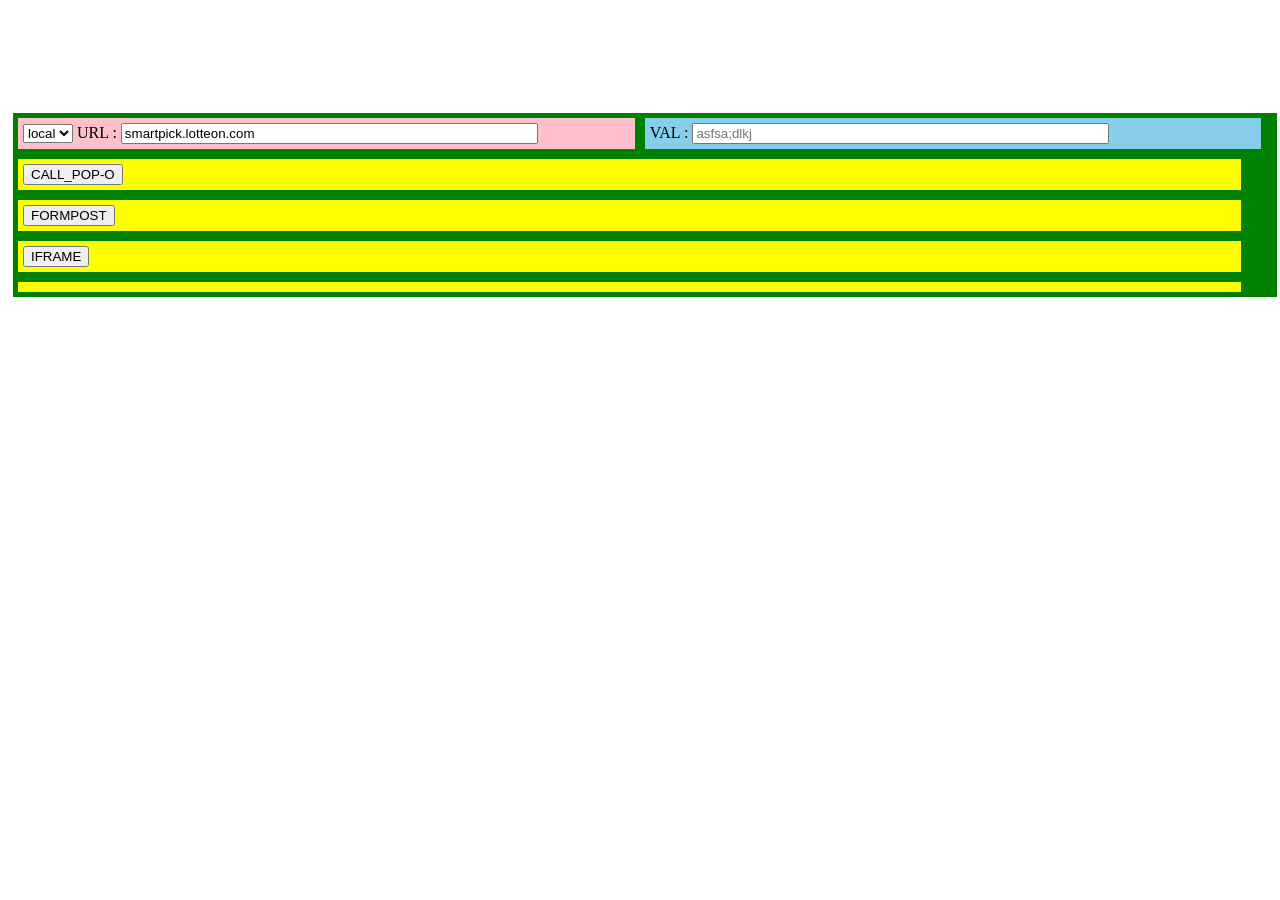
<file: callTest.html>
<!DOCTYPE html>
    <head>
       <script type="text/JavaScript">

            var funcCallPop = function(){
                
                var httpFlag = window.location.href.split(":")[0];
                var textUrl = document.getElementById('textUrl').value;
                var textKey = document.getElementById('textVal').value;    // 암호화된 인증키.
                var document_domain = "";
                if (null == textUrl || ""==textUrl.trim()){
                    alert("there is no target url!");
                    return ;
                }
                if(httpFlag.substring(0,4) != "http" || httpFlag.substring(0,4) != "HTTP"){
                    httpFlag = "http";
                }
                var textTargetUrl = httpFlag + "://" + textUrl + "?crspkStrNo=" + encodeURIComponent(textKey);
                console.log("textTargetUrl:"+textTargetUrl);

                var url = textTargetUrl.split('//');
                url = url[1].substr(0,url[1].indexOf('/'));

                document_domain = url;

                console.log("document_domain:"+document_domain);
                Document.domain = document_domain;

                var webposPop = window.open("","webposPop","fullscreen=no,toolbar=no,status=no,menubar=no,scrollbars=no,resizable=no,width=950,height=1020");
                //webposPop.focus();
                webposPop.location.href = textTargetUrl;
                Document.domain = window.location.hostname;
            }
          
            var callLotteonEcWebPosForm = function(){
                // var textUrl = "smartpick.lotteon.com/webposmain";
                // var textUrl = "ldev-smartpick.lotteon.com/webposmain";
                // var textUrl = "test-smartpick.lotteon.com/webposmain";
                // var textUrl = "stg-smartpick.lotteon.com/webposmain";

                var httpFlag = window.location.href.split(":")[0];
                var textUrl = document.getElementById('textUrl').value;
                var textKey = document.getElementById('textVal').value;    // 암호화된 인증키.
                var document_domain = "";
                if (null == textUrl || ""==textUrl.trim()){
                    alert("there is no target url!");
                    return ;
                }
                if(httpFlag.substring(0,4) != "http" || httpFlag.substring(0,4) != "HTTP"){
                    httpFlag = "http";
                }
                var textTargetUrl = httpFlag + "://" + textUrl + "?crspkStrNo=" + encodeURIComponent(textKey);
                console.log("textTargetUrl:"+textTargetUrl);
                
                var url = textTargetUrl.split('//');
                url = url[1].substr(0,url[1].indexOf('/'));

                console.log("url:"+url);
                document_domain = url;

                Document.domain = document_domain;
                if (null != document.getElementById("frmWebPos") ){
                    frmWebPos.setAttribute("action", textTargetUrl);
                    frmWebPos.submit();
                }else{
                    var frmWebPos = document.createElement("form");
                    frmWebPos.setAttribute("id", "frmWebPos");
                    frmWebPos.setAttribute("charset", "UTF-8");
                    frmWebPos.setAttribute("method", "Post");
                    frmWebPos.setAttribute("name", "frmWebPos");
                    frmWebPos.setAttribute("style", "width: 0px; height: 0px; background-color: white;");
                    frmWebPos.setAttribute("target", "_blank");
                    frmWebPos.setAttribute("action", textTargetUrl);
                    document.body.appendChild(frmWebPos);
                    frmWebPos.submit();
                }   

                Document.domain = window.location.hostname;
            }

            var callLotteonEcWebPosIframe = function(parAuthKey){  // for partner system's call
                //var textUrl = "http://smartpick.lotteon.com/webposmain";
                // var textUrl = "http://ldev-smartpick.lotteon.com/webposmain";
                var textUrl = "http://test-smartpick.lotteon.com/webposmain";
                // var textUrl = "http://stg-smartpick.lotteon.com/webposmain";

                var textKey = parAuthKey;    // 암호화된 인증키.
                var textTargetUrl = textUrl + "?crspkStrNo=" + encodeURIComponent(textKey);

                if (null != document.getElementById("iframeWebpos") ){
                    document.getElementById("iframeWebpos").src = textTargetUrl;
                }else{
                    var iframeWebpos = document.createElement("iframe");
                    iframeWebpos.setAttribute("id", "iframeWebpos");
                    iframeWebpos.setAttribute("name", "iframeWebpos");
                    iframeWebpos.setAttribute("style", "width: 800px; height: 800px; background-color: white;");
                    iframeWebpos.setAttribute("src", textTargetUrl);
                    document.body.appendChild(iframeWebpos);
                }    
            }        
        </script>
        <style>
        .divOuter {
            float:left;
            width:100%;
            margin:5px;
        }
        .divText {
            float:left;
            width:48%;
            padding:5px;
            margin:5px;
        }
        
        textarea{
            width:90%;
            height:500px;
        }
        </style>

    </head>

    <body>

        <div style="height: 100px;">&nbsp;</div>

        <div class="divOuter" style="background-color: green;">
            <div class="divText" style="background-color: pink;">
                <select id="selSvrType">
                    <option value="local">local</option>
                    <option value="dev">dev</option>
                    <option value="local">local</option>
                </select>
                URL : <input id="textUrl" size="50" value="smartpick.lotteon.com" placeholder="http://google.com/webposmain" >  
            </div>
            <div class="divText" style="background-color: skyblue;">
                VAL : <input id="textVal" size="50" value="" placeholder="asfsa;dlkj">                
            </div>
            <div class="divText" style="width:96%;background-color: yellow;">
                <input type="button" onClick="funcCallPop();" value="CALL_POP-O">
            </div>
            <div class="divText" style="width:96%;background-color: yellow;">
                <input type="button" onclick="callLotteonEcWebPosForm();" value="FORMPOST"/>
            </div>
            <div class="divText" style="width:96%;background-color: yellow;">
                <input type="button" onclick="callLotteonEcWebPosIframe();" value="IFRAME"/>
            </div>
            <div class="divText" style="width:96%;background-color: yellow;">
                <!--
                <iframe  src="" id="iframeWebpos" name="iframeWebpos" width="100%" height="100" style="width: inherit; height: 200px; background-color: orange;">
                    iframe입니다.
                </iframe>
                -->
            </div>
        </div>

    </body>
</html>

<!--

http://dev-smartpick.lotteon.com/webpos?crspkStrNo=Rt9kTx8NoIrKdtKPtx99Ws4po%2bQ6nKLB9Bi2Nh9iKwo%3d




-->
</file>
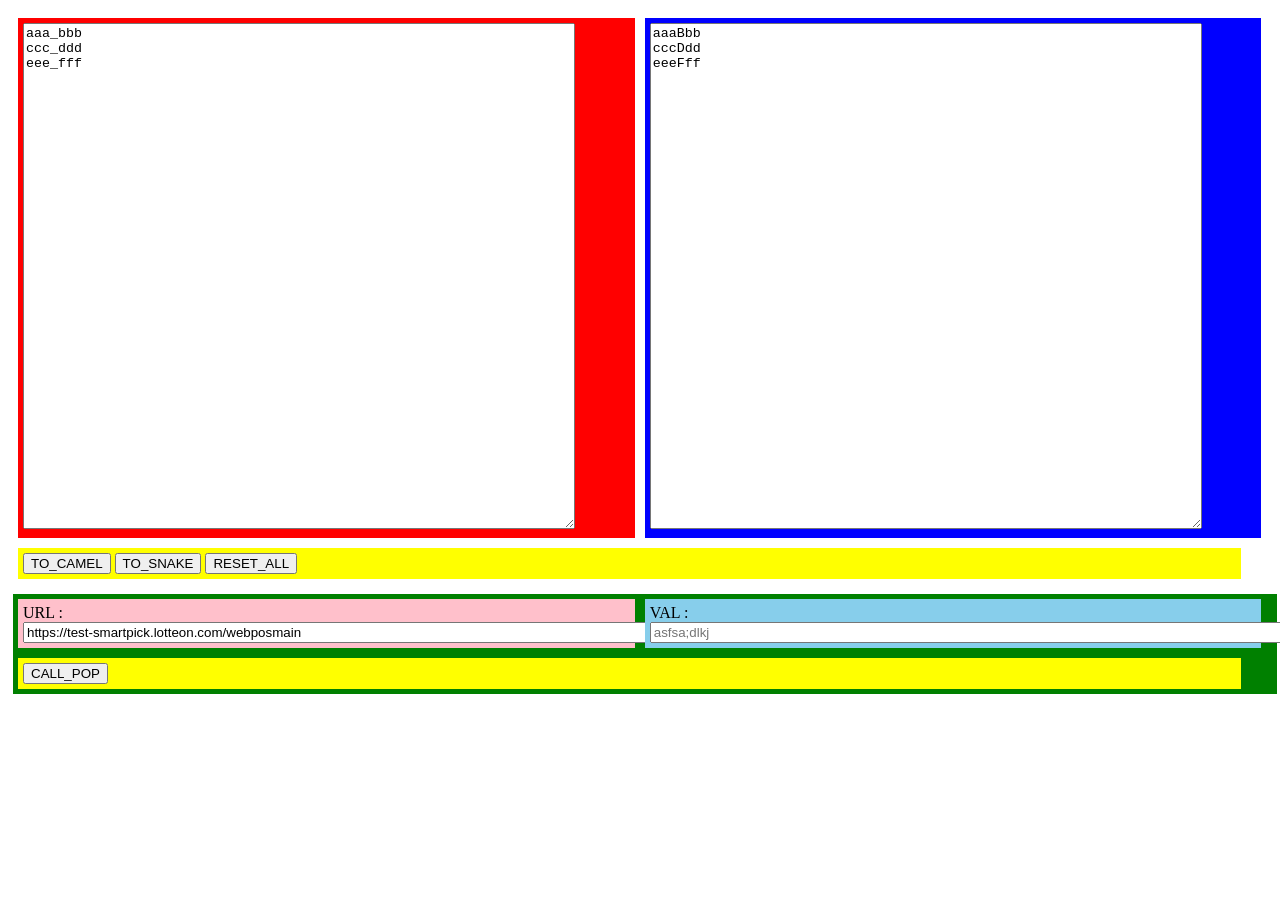
<file: camelDecamel.html>
<!DOCTYPE html>
    <head>
       <script type="text/JavaScript">

            var regExpToCamel = /^([A-Z])|[\s-_]+(\w)/g;
            var regExpFromCamel1 = /([a-z\d])([A-Z])/g;
            var regExpFromCamel2 = /([A-Z]+)([A-Z][a-z\d]+)/g;

            var funcCamelize = function(parStr){
                parStr = parStr.toLowerCase();
                return parStr.replace(regExpToCamel, function(match, p1, p2, offset){
                    if (p2) return p2.toUpperCase();
                    return p1.toLowerCase();
                });
            }

            var funcDeCamelize = function(parStr, parSeparator){
                parSeparator = typeof parSeparator === 'undefined' ? '_' : parSeparator;

                return parStr
                    .replace(regExpFromCamel1, '$1' + parSeparator + '$2')
                    .replace(regExpFromCamel2, '$1' + parSeparator + '$2')
                    .toLowerCase();
            }

            var funcChange = function(parFlag){
                if (parFlag == 3){
                    document.getElementById('textOrgin').value = '';
                    document.getElementById('textTarget').value = '';
                    return;
                }

                var textOrigin = document.getElementById('textOrgin').value;
                var txtArr = null;
                var txtChange = '';
                var txtOrigin = '';
                var textTarget = '';
                
                if (null == textOrigin || '' == textOrigin){
                    alert('input text');
                }else{
                    txtArr = textOrigin.split('\n');
                   // for ( var i in txtArr ) {
                    for ( var i=0; i < txtArr.length; i++ ) {
                        txtChange = '';
                        txtOrigin = txtArr[i];
                        console.log(i+":"+txtOrigin);
                        if (parFlag == 1){
                            txtChange = funcCamelize(txtOrigin);
                        }else if(parFlag == 2){
                            txtChange = funcDeCamelize(txtOrigin);
                        }
                        console.log(txtChange);

                        textTarget = textTarget + txtChange + '\n';
                    }
                    document.getElementById('textTarget').value = textTarget;
                }
            }            

            var funcCallPop = function(){
                var textUrl = document.getElementById('textUrl').value;
                var textVal = document.getElementById('textVal').value;
                var document_domain = "";
                if (null == textUrl || ""==textUrl.trim()){
                    alert("there is no target url!");
                    return ;
                }
                var textTargetUrl = textUrl + "?crspkStrNo=" + encodeURIComponent(textVal);

                var url = textTargetUrl.split('//');
                url = url[1].substr(0,url[1].indexOf('/'));

                document_domain = url;

                console.log(textTargetUrl);
                Document.domain = document_domain;

                var webposPop = window.open(textTargetUrl,"webposPop","fullscreen=no,toolbar=no,status=no,menubar=no,scrollbars=no,resizable=no,width=950,height=1020");
                //webposPop.focus();
                Document.domain = window.location.hostname;
            }

            var funcCallLink = function(){
                var textUrl = document.getElementById('textUrl').value;
                var textVal = document.getElementById('textVal').value;
                var document_domain = "";
                if (null == textUrl || ""==textUrl.trim()){
                    alert("there is no target url!");
                    return ;
                }
                var textTargetUrl = textUrl + "?crspkStrNo=" + encodeURIComponent(textVal);

                var url = textTargetUrl.split('//');
                url = url[1].substr(0,url[1].indexOf('/'));

                document_domain = url;

                console.log(textTargetUrl);
                Document.domain = document_domain;

                var webposWindow = window.open("about:blank");
                webposWindow.locatioin.href = textTargetUrl;
            }
        </script>
        <style>
        .divOuter {
            float:left;
            width:100%;
            margin:5px;
        }
        .divText {
            float:left;
            width:48%;
            padding:5px;
            margin:5px;
        }
        
        textarea{
            width:90%;
            height:500px;
        }
        </style>

    </head>

    <body>
        <div class="divOuter">
            <div class="divText" style="background-color: red;">
                <textarea id="textOrgin">aaa_bbb
ccc_ddd
eee_fff</textarea>
            </div>
            <div class="divText" style="background-color: blue;">
                <textarea id="textTarget">aaaBbb
cccDdd
eeeFff</textarea>
            </div>
            <div class="divText" style="width:96%;background-color: yellow;">
                <input type="button" onClick="funcChange(1);" value="TO_CAMEL">
                <input type="button" onClick="funcChange(2);" value="TO_SNAKE">
                <input type="button" onClick="funcChange(3);" value="RESET_ALL">
            </div>

        </div>

        <div style="height: 100px;">&nbsp;</div>

        <div class="divOuter" style="background-color: green;">
            <div class="divText" style="background-color: pink;">
                URL : <input id="textUrl" size="100" value="https://test-smartpick.lotteon.com/webposmain" placeholder="http://google.com/webposmain">  
            </div>
            <div class="divText" style="background-color: skyblue;">
                VAL : <input id="textVal" size="100" value="" placeholder="asfsa;dlkj">                
            </div>
            <div class="divText" style="width:96%;background-color: yellow;">
                <input type="button" onClick="funcCallPop();" value="CALL_POP">
            </div>
        </div>

    </body>
</html>
</file>
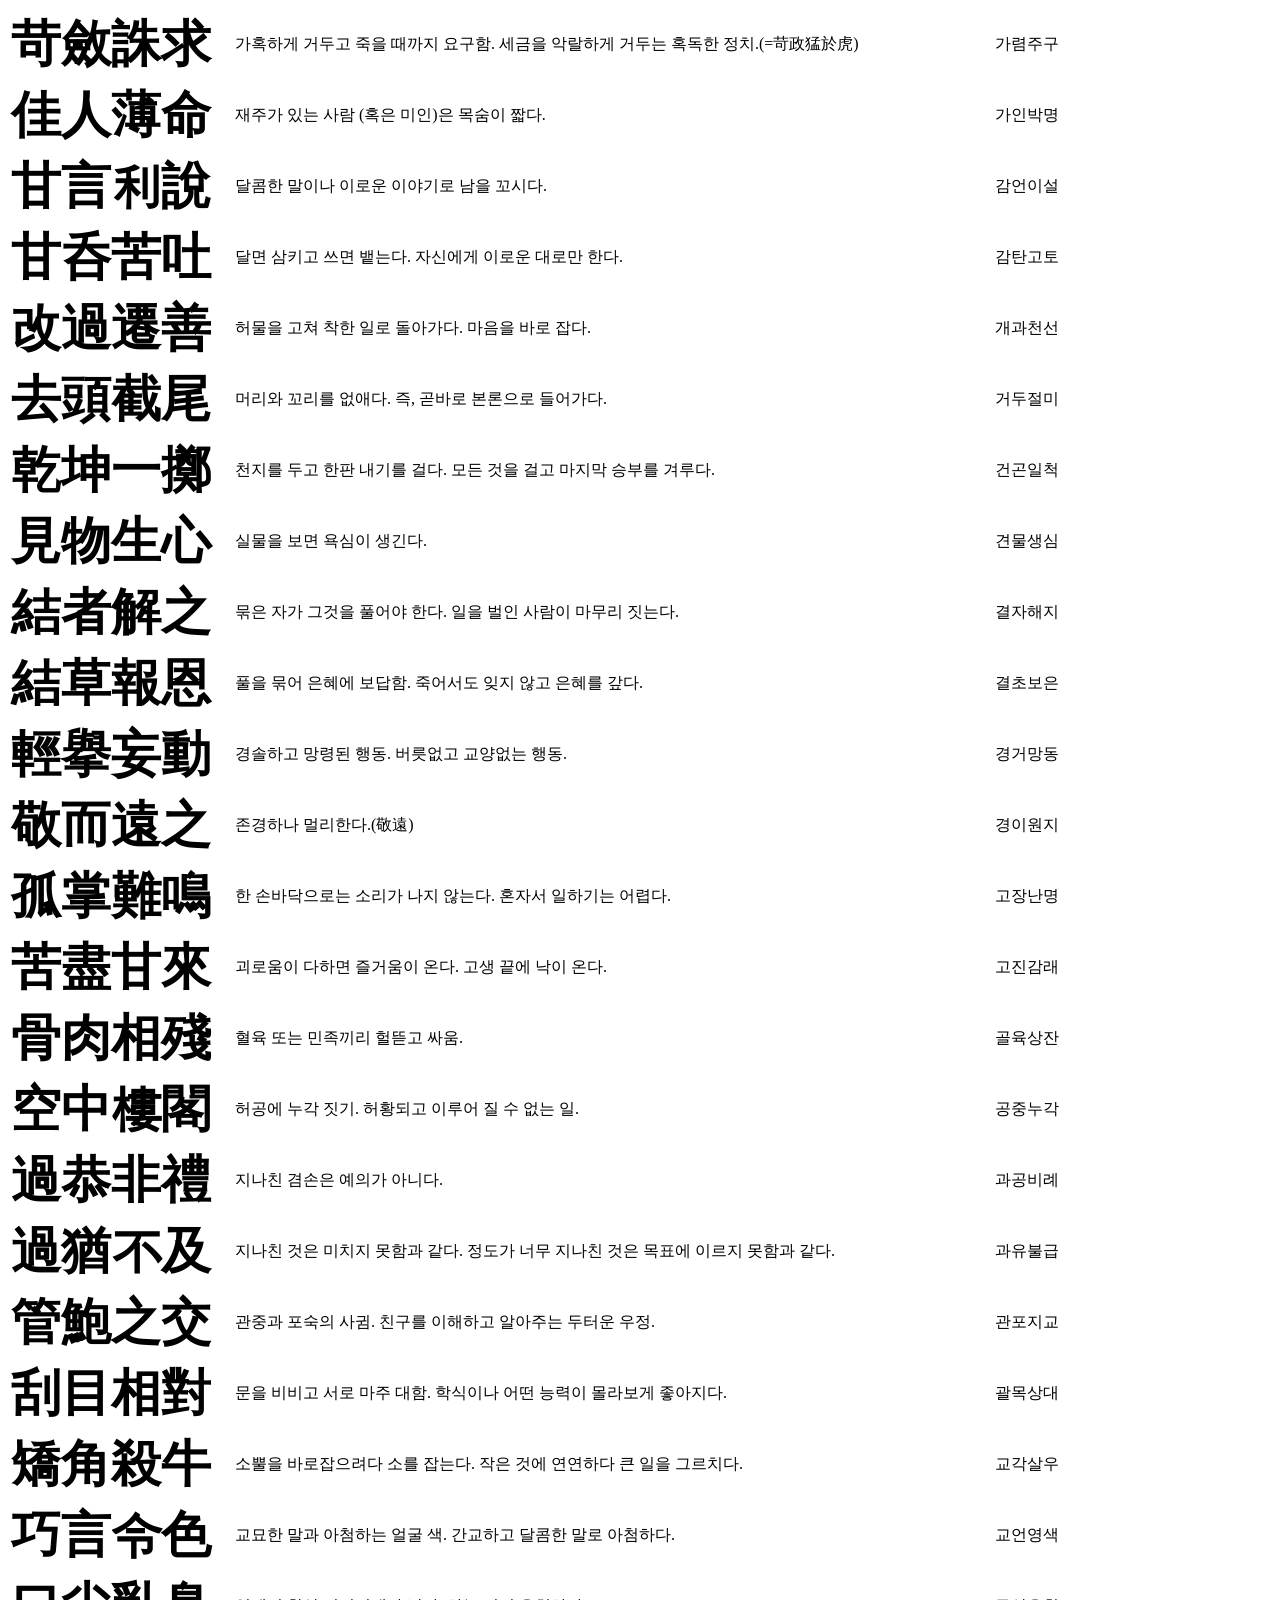
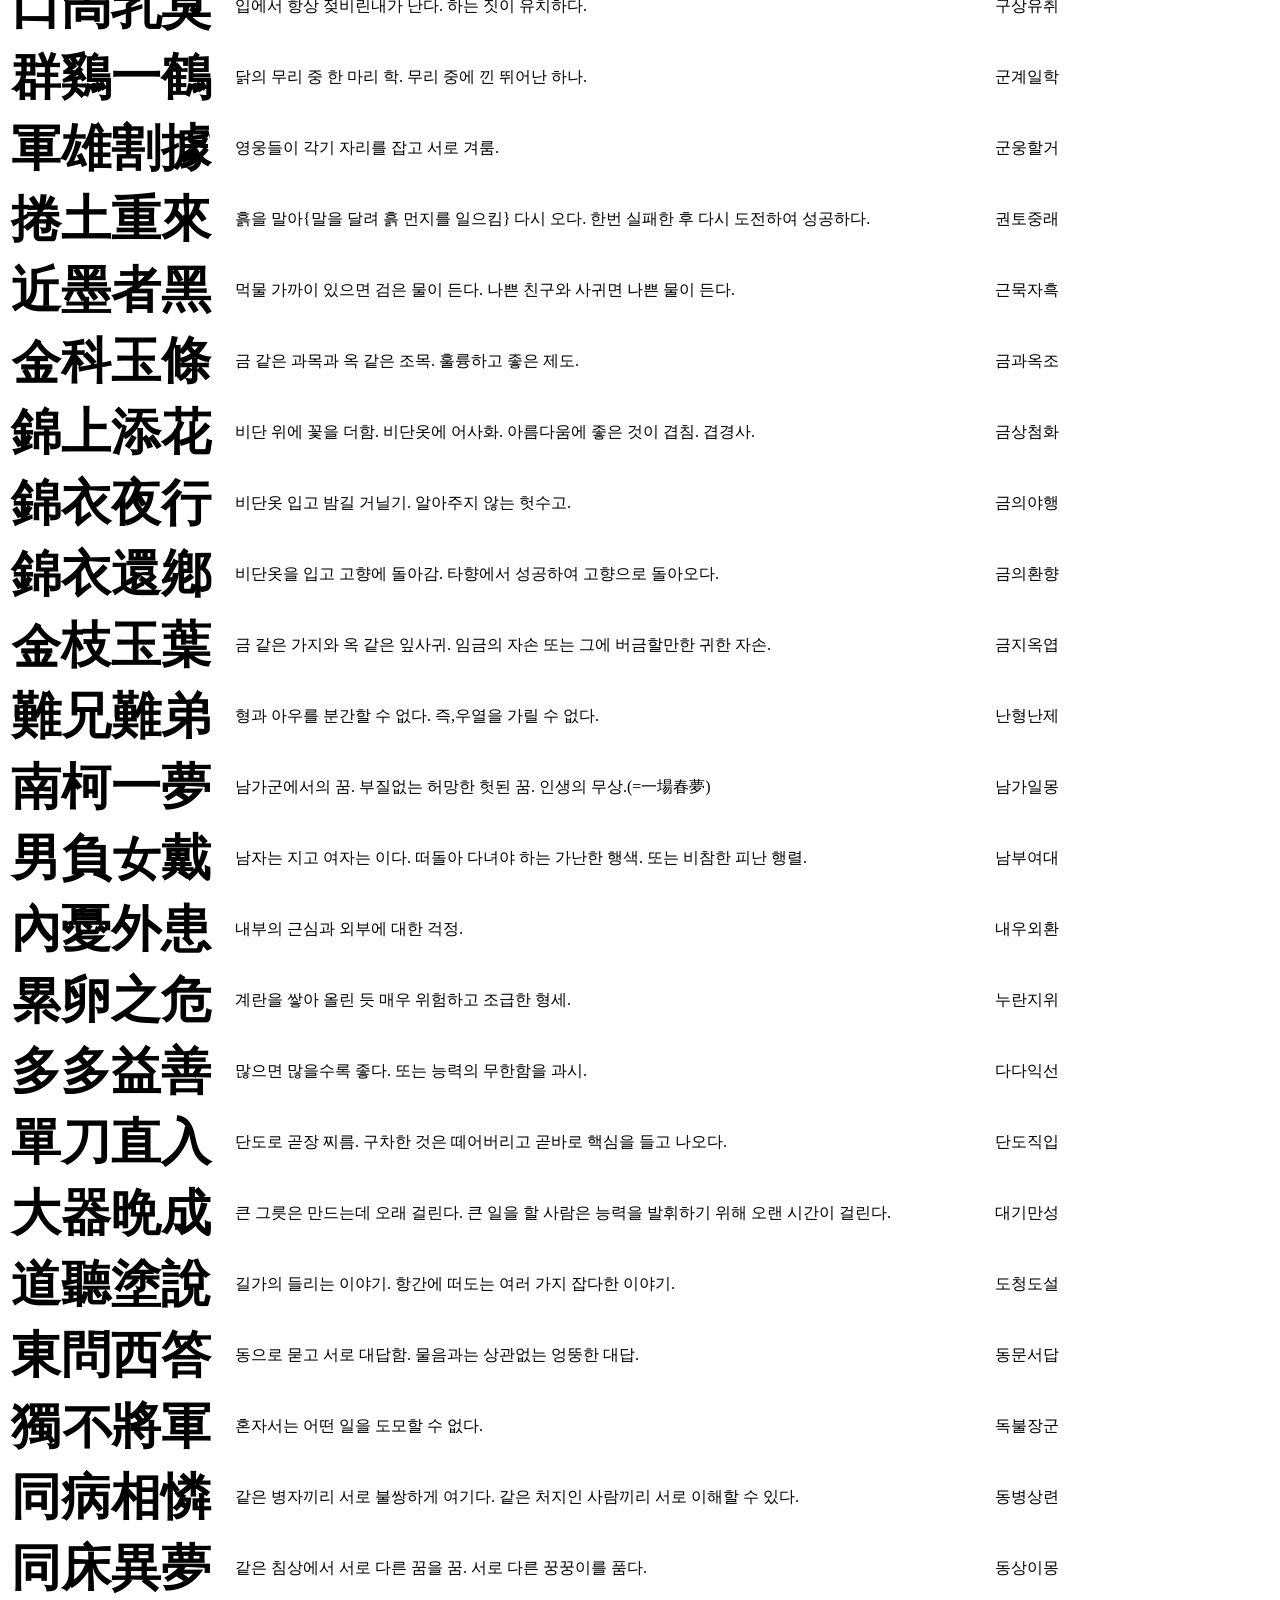
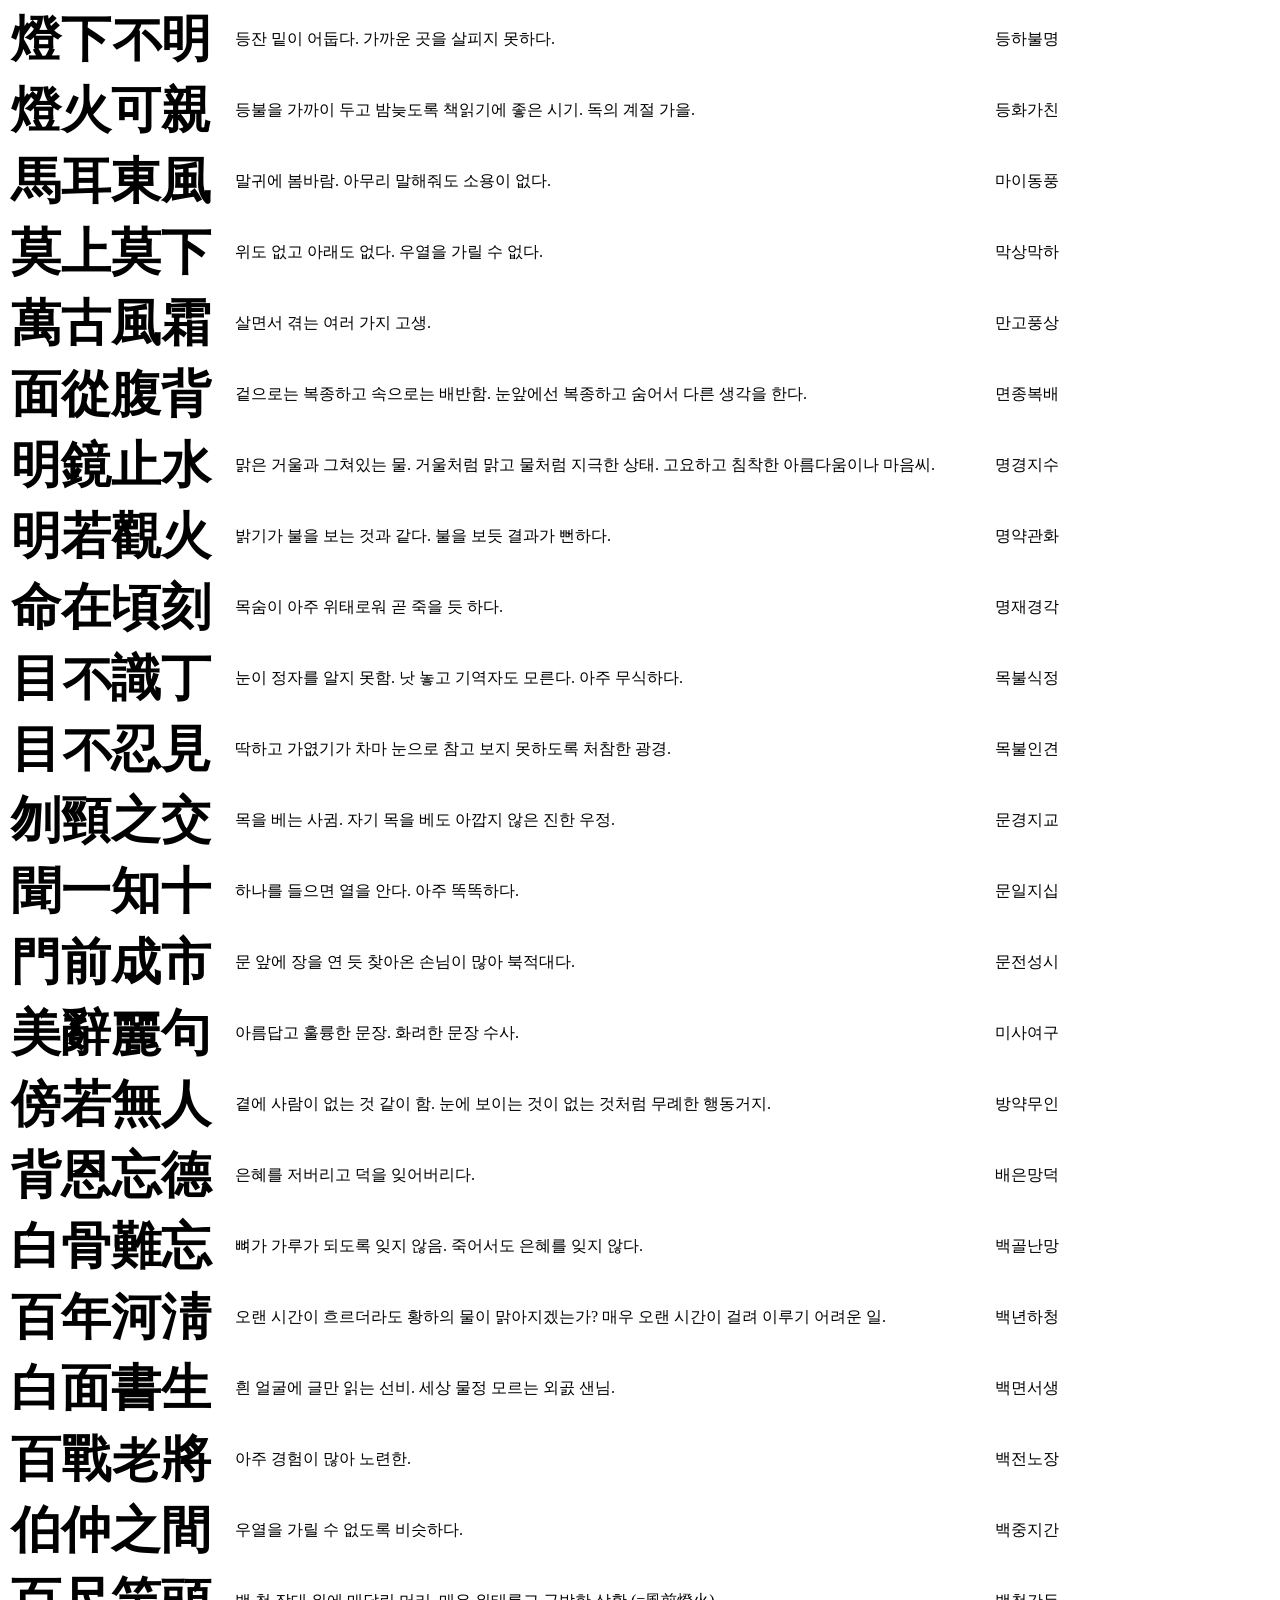
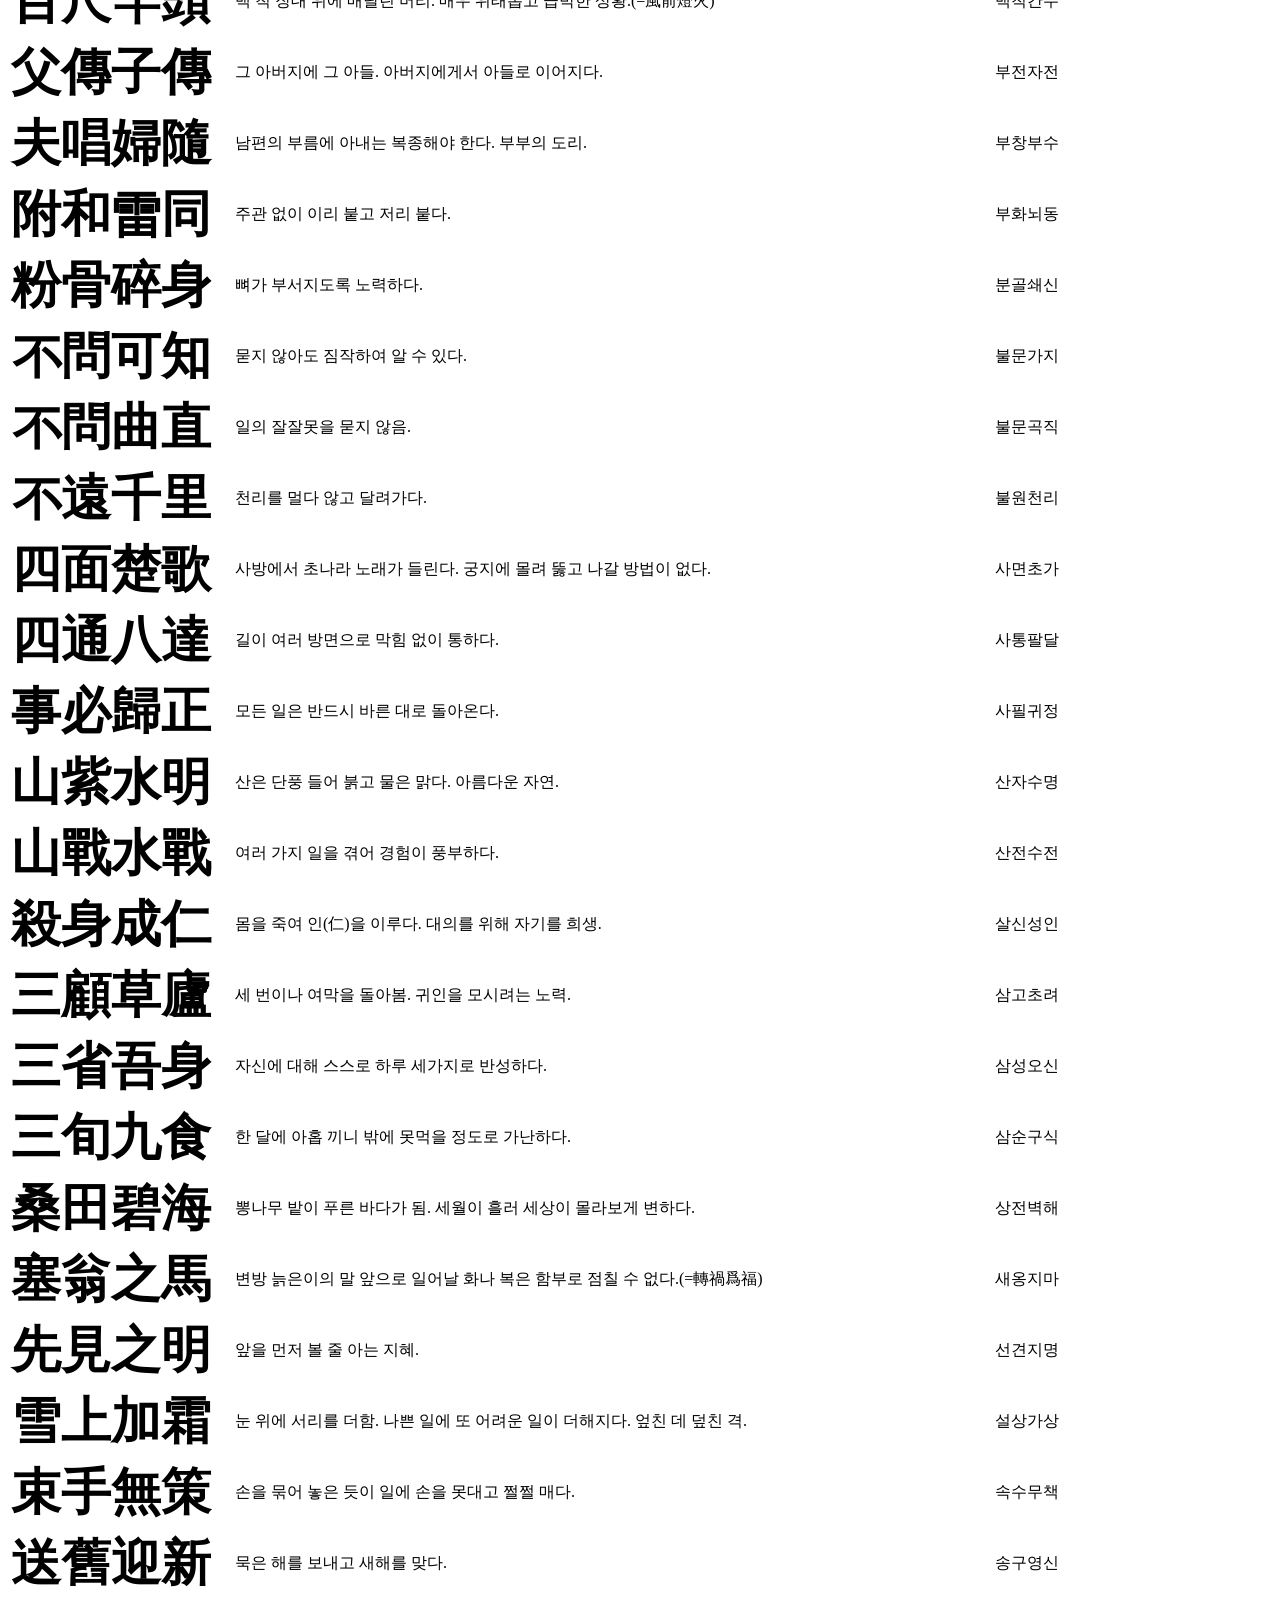
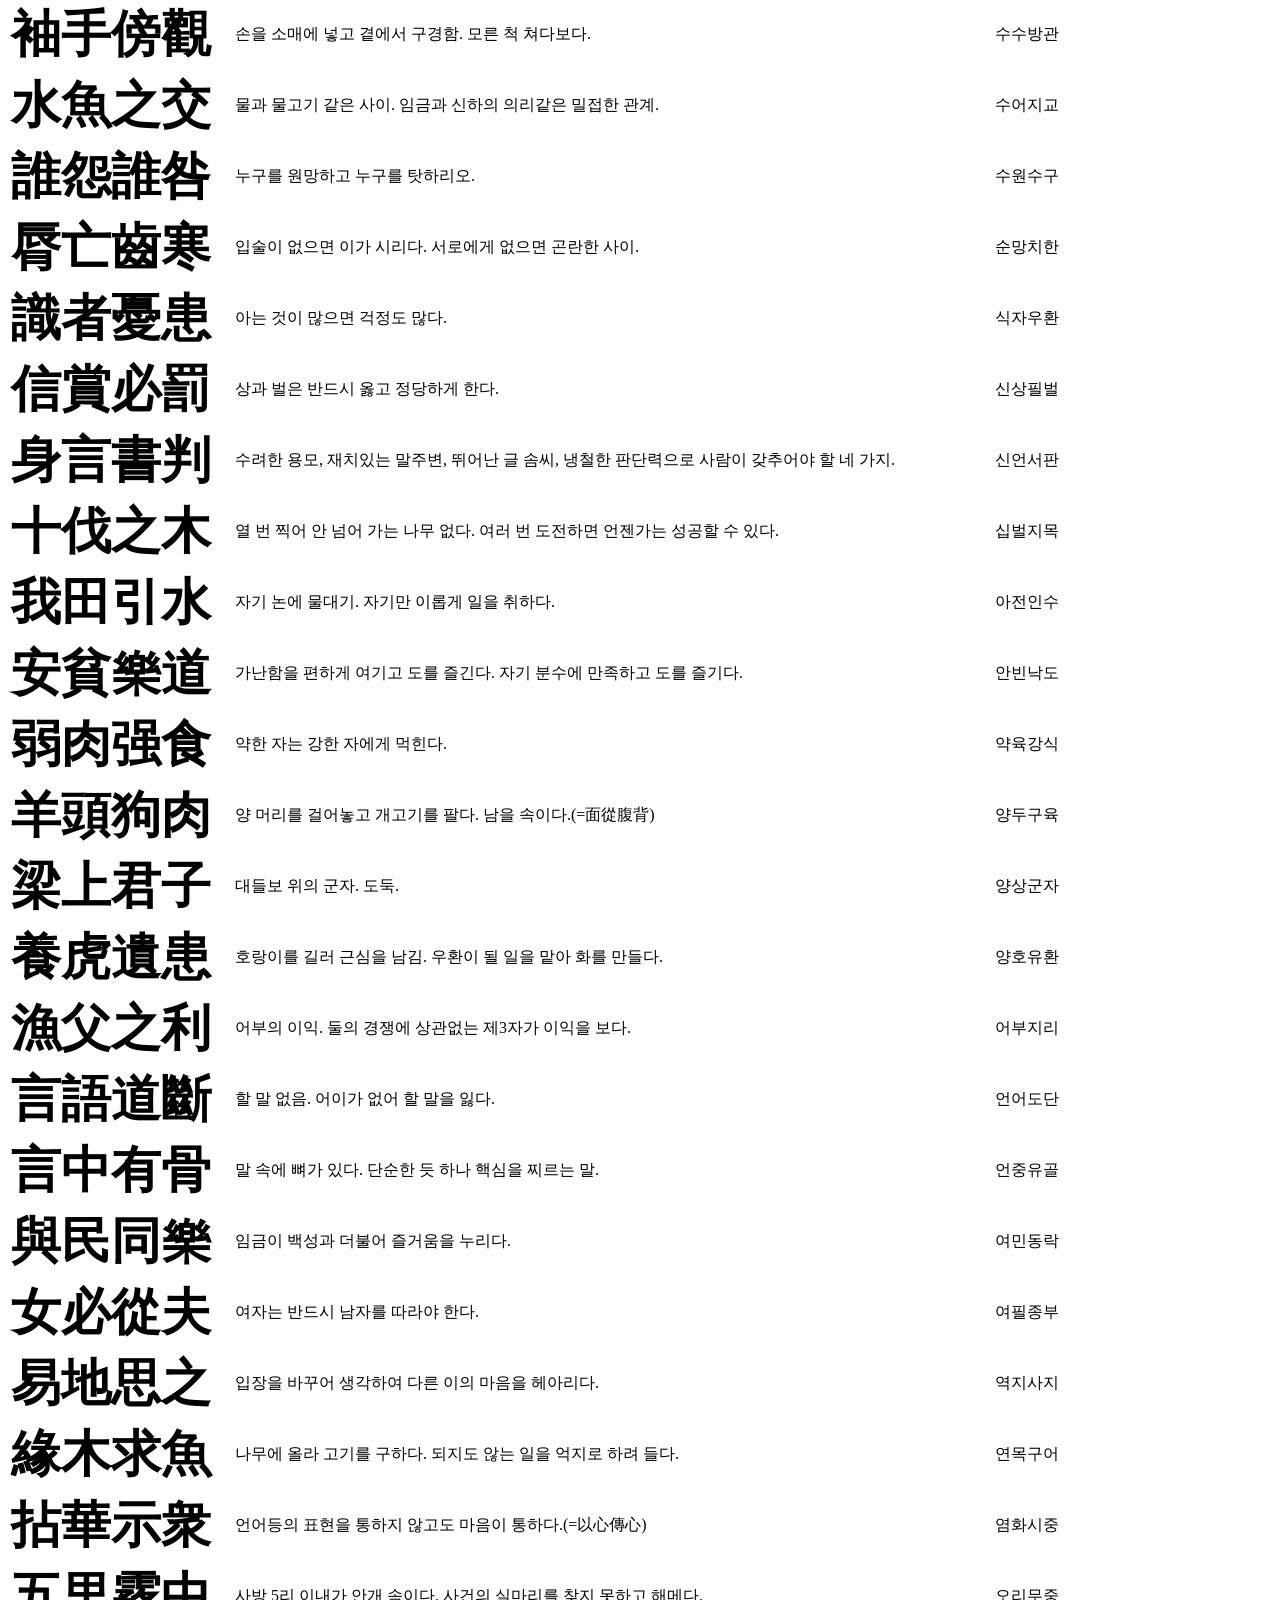
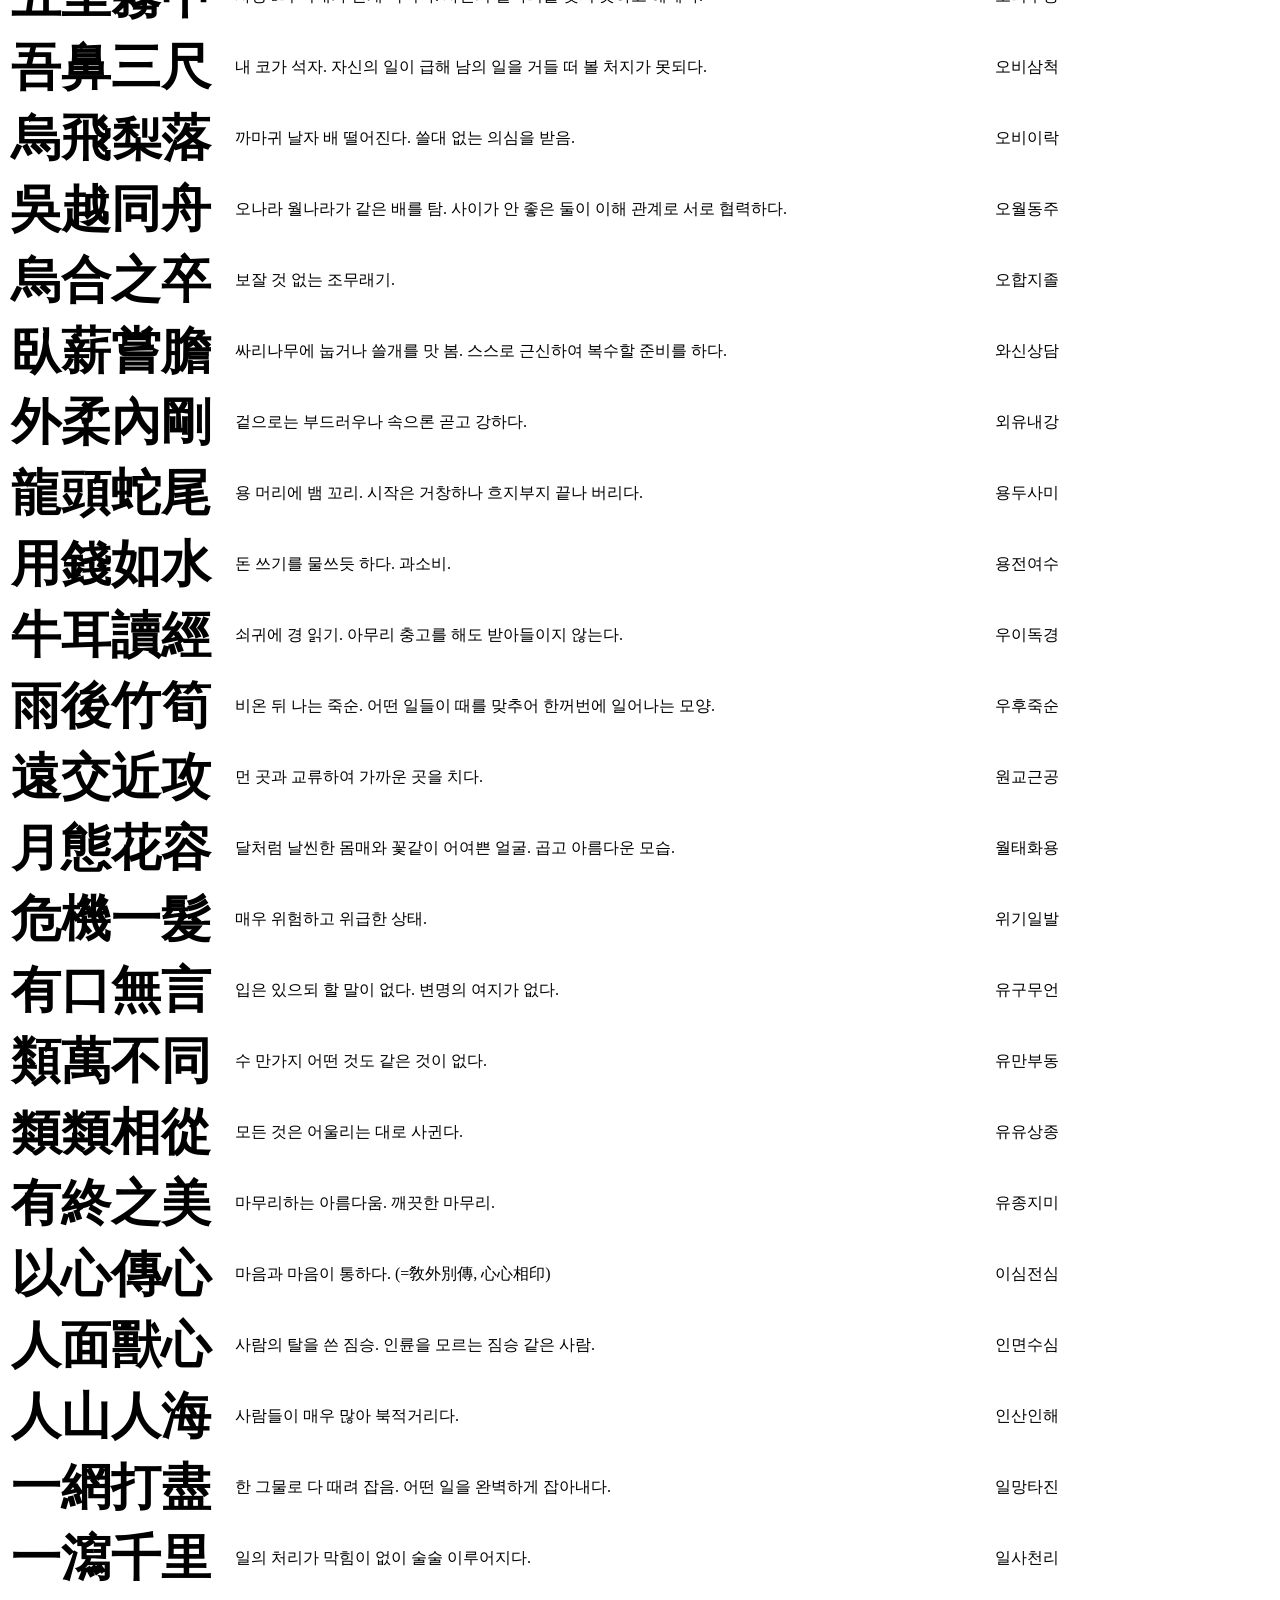
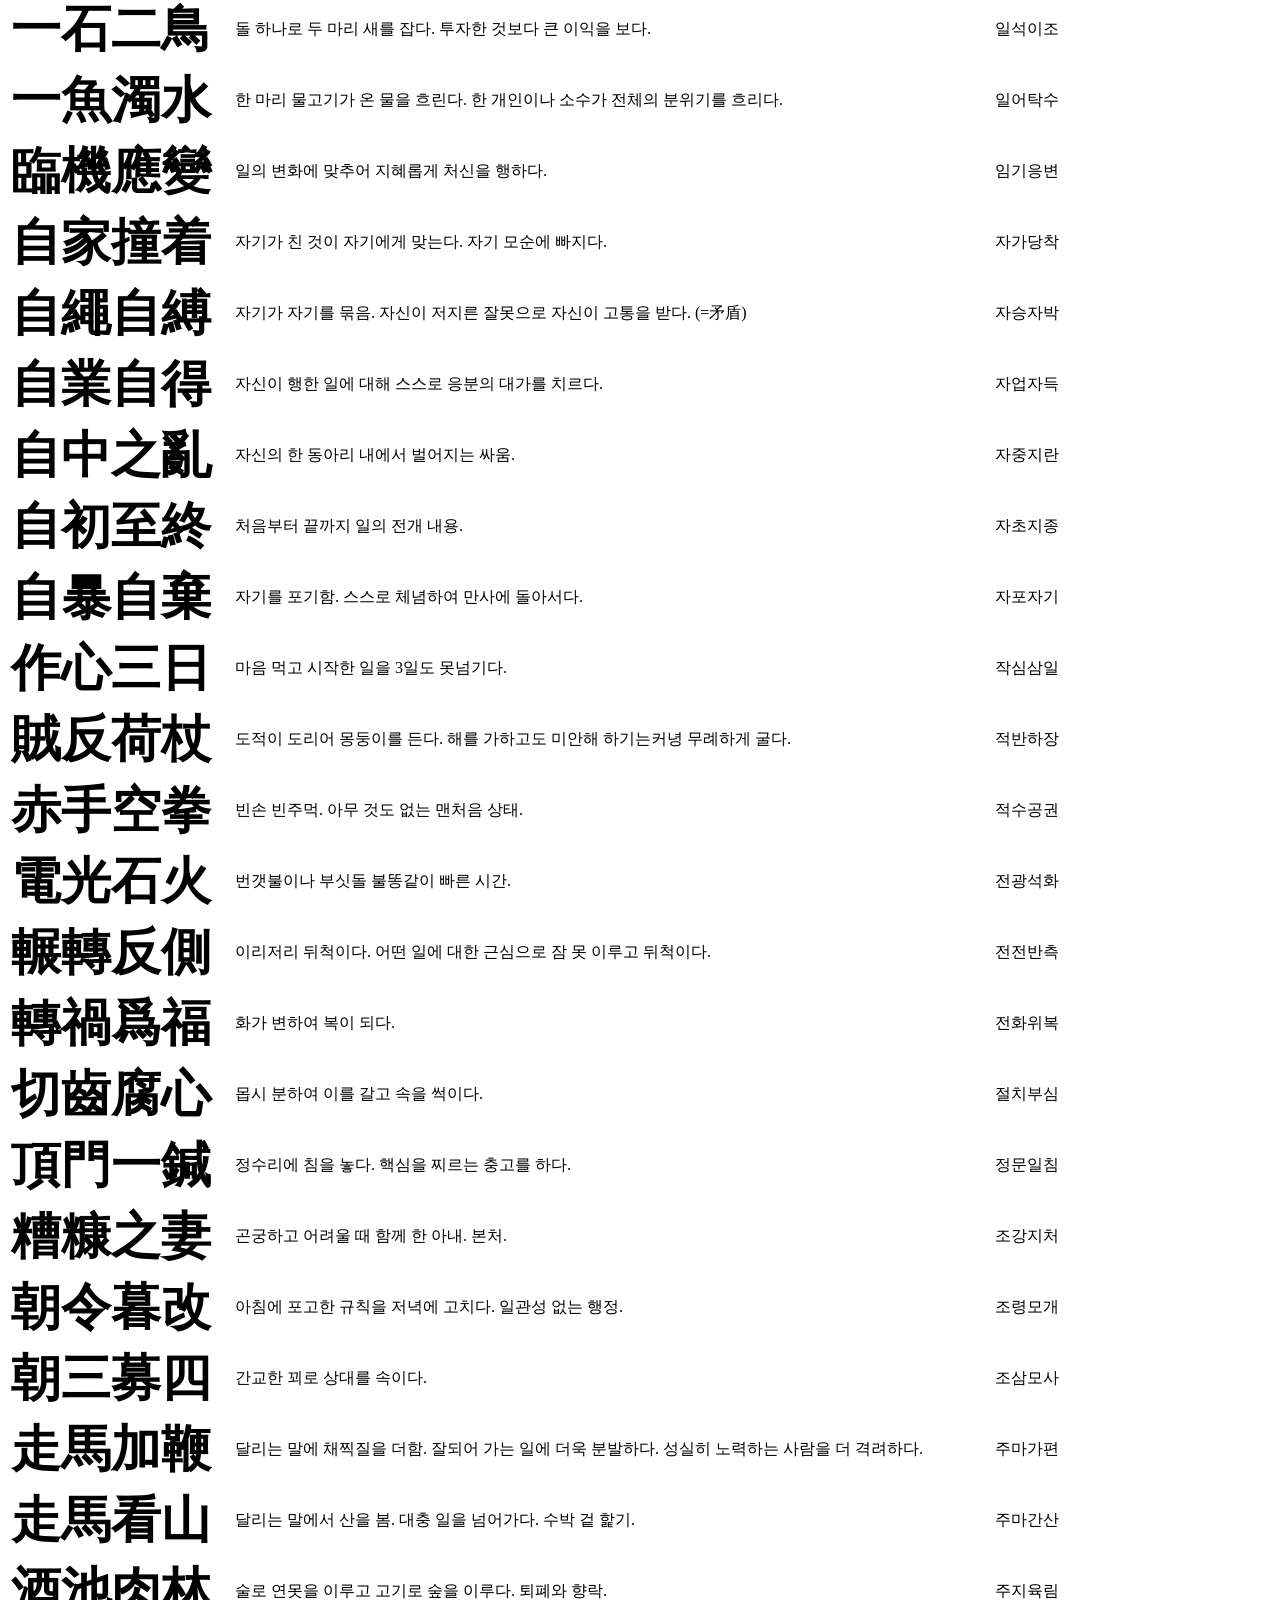
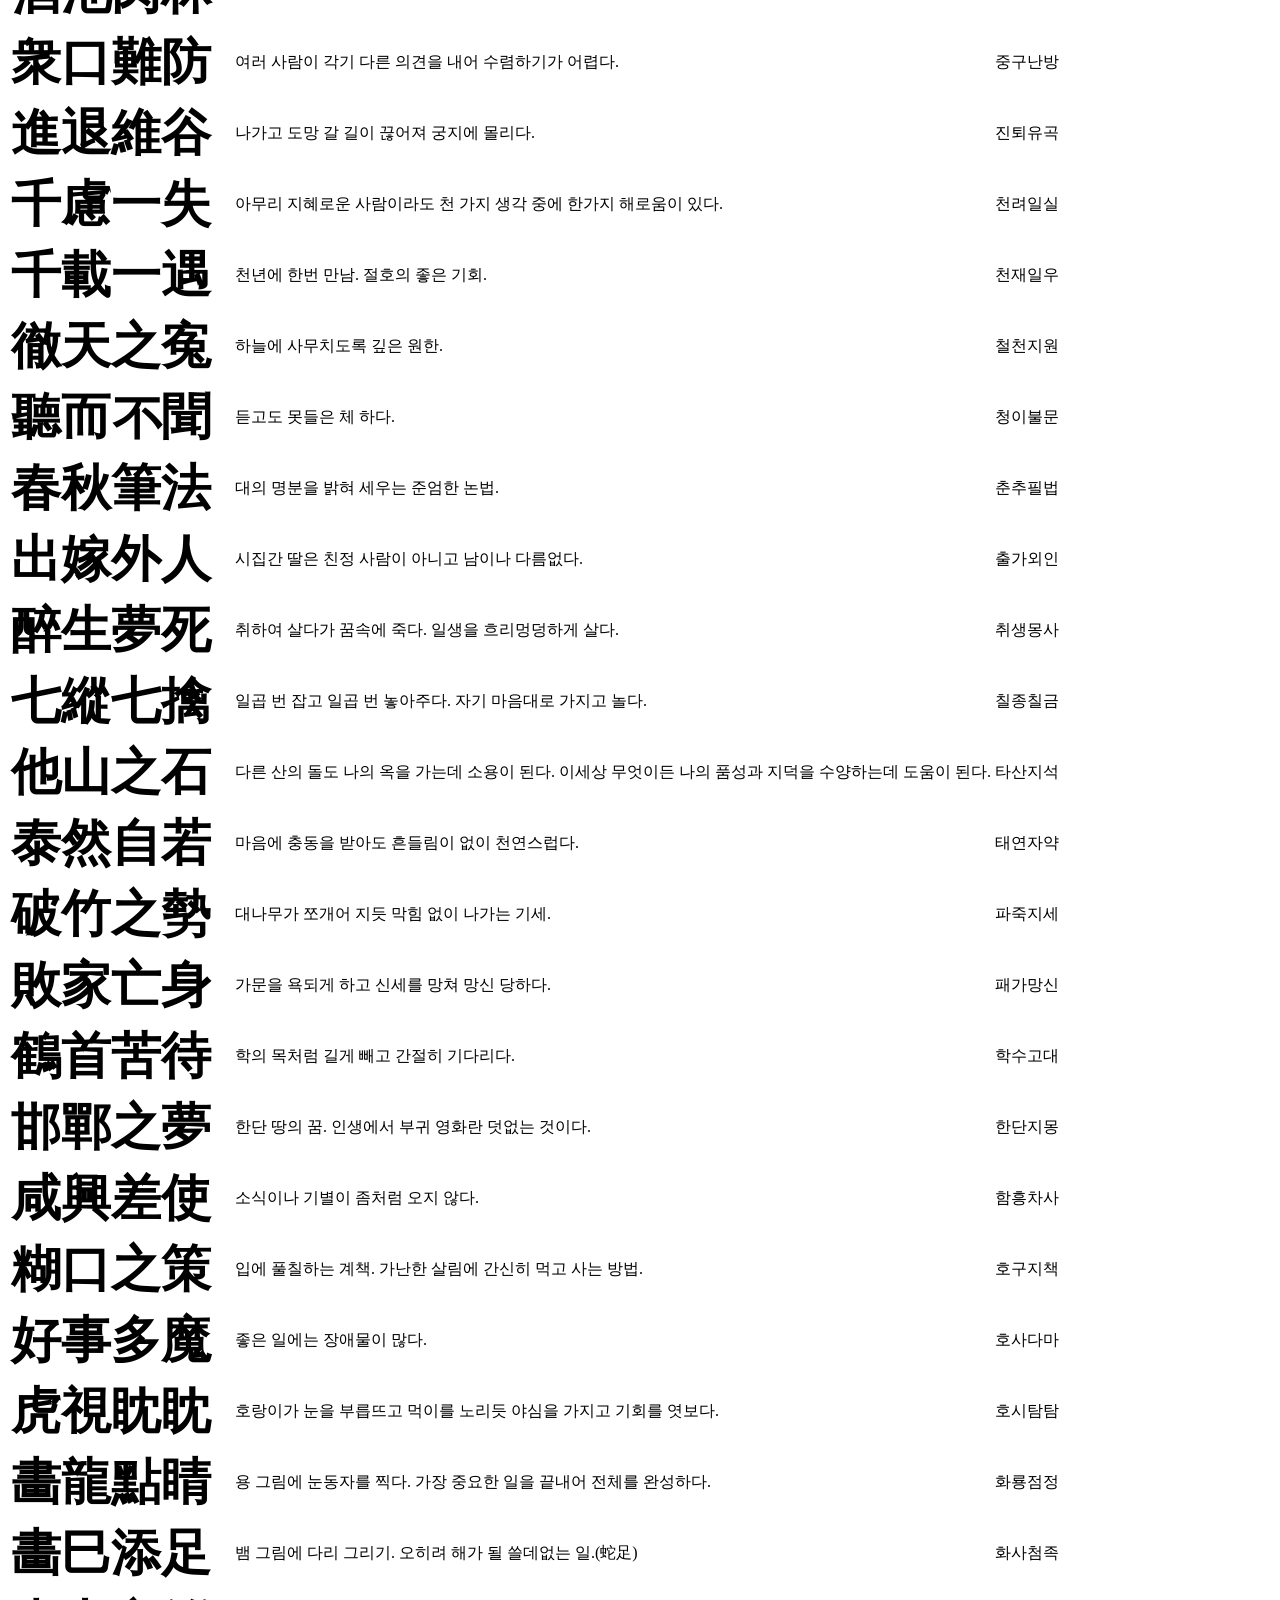
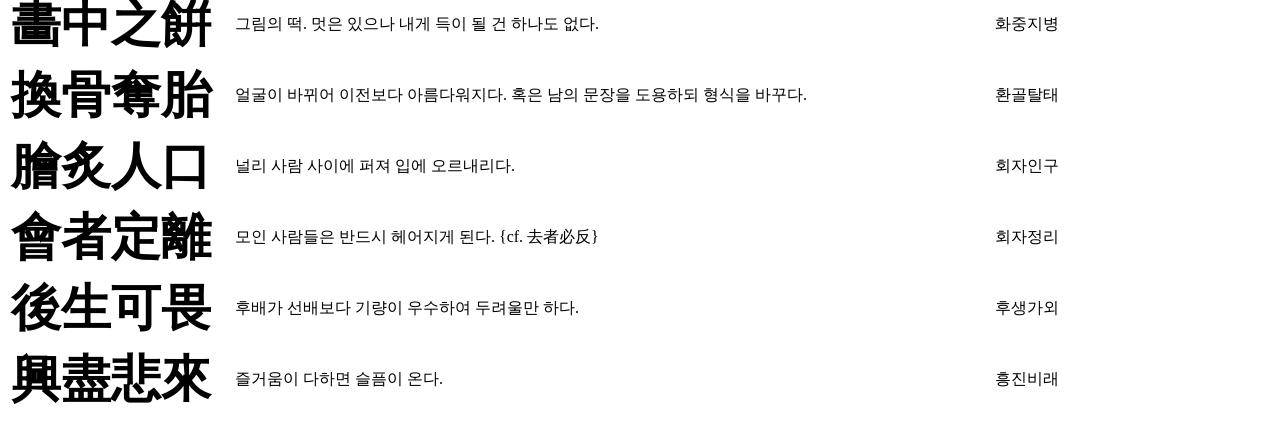
<file: hanja.html>
<html>
<head>
<title>U N I U R I</title>
<meta name="viewport" content="user-scalable=no, initial-scale=1.0, maximum-scale=1.0, minimum-scale=1.0, width=device-width">
<meta charset="UTF-8">
<meta http-equiv="x-ua-compatible" content="IE=edge">
<meta property="og:type" content="website">
<meta property="og:title" content="UNIURI">
<meta http-equiv="Pragma" content="no-cache">
<meta http-equiv="Expires" content="-1">
<meta name="referrer" content="origin">
<meta property="og:description" content="너나우리,you and i we">
<meta name="description" content="너나우리">

<style type="text/css">
    /* PC에 대한 스타일 */
    @media screen and (min-width: 768px) {
      .content {
        font-size: 24px;
        text-align: center;
      }
    }
    
    /* 폰에 대한 스타일 */
    @media screen and (max-width: 767px) {
      .content {
        font-size: 16px;
        text-align: left;
      }
    }

    .hanja {
        font-size:50px;
        font-family: "궁서체";
        font-weight: bold;
        width: 220px;
    }
    td{
        min-width: 90px;
    }
</style>
</head>

<body style="width:100%">

<div class="content">

<table>

    <tr>	<td class="hanja">苛斂誅求</td>	<td> 가혹하게 거두고 죽을 때까지 요구함. 세금을 악랄하게 거두는 혹독한 정치.(=苛政猛於虎)</td>	<td>가렴주구 </td>	</tr>
    <tr>	<td class="hanja">佳人薄命</td>	<td> 재주가 있는 사람 (혹은 미인)은 목숨이 짧다.</td>	<td>가인박명 </td>	</tr>
    <tr>	<td class="hanja">甘言利說</td>	<td> 달콤한 말이나 이로운 이야기로 남을 꼬시다.</td>	<td>감언이설 </td>	</tr>
    <tr>	<td class="hanja">甘呑苦吐</td>	<td> 달면 삼키고 쓰면 뱉는다. 자신에게 이로운 대로만 한다.</td>	<td>감탄고토 </td>	</tr>
    <tr>	<td class="hanja">改過遷善</td>	<td> 허물을 고쳐 착한 일로 돌아가다. 마음을 바로 잡다.</td>	<td>개과천선 </td>	</tr>
    <tr>	<td class="hanja">去頭截尾</td>	<td> 머리와 꼬리를 없애다. 즉, 곧바로 본론으로 들어가다.</td>	<td>거두절미 </td>	</tr>
    <tr>	<td class="hanja">乾坤一擲</td>	<td> 천지를 두고 한판 내기를 걸다. 모든 것을 걸고 마지막 승부를 겨루다.</td>	<td>건곤일척 </td>	</tr>
    <tr>	<td class="hanja">見物生心</td>	<td> 실물을 보면 욕심이 생긴다.</td>	<td>견물생심 </td>	</tr>
    <tr>	<td class="hanja">結者解之</td>	<td> 묶은 자가 그것을 풀어야 한다. 일을 벌인 사람이 마무리 짓는다.</td>	<td>결자해지 </td>	</tr>
    <tr>	<td class="hanja">結草報恩</td>	<td> 풀을 묶어 은혜에 보답함. 죽어서도 잊지 않고 은혜를 갚다.</td>	<td>결초보은 </td>	</tr>
    <tr>	<td class="hanja">輕擧妄動</td>	<td> 경솔하고 망령된 행동. 버릇없고 교양없는 행동.</td>	<td>경거망동 </td>	</tr>
    <tr>	<td class="hanja">敬而遠之</td>	<td> 존경하나 멀리한다.(敬遠)</td>	<td>경이원지 </td>	</tr>
    <tr>	<td class="hanja">孤掌難鳴</td>	<td> 한 손바닥으로는 소리가 나지 않는다. 혼자서 일하기는 어렵다.</td>	<td>고장난명 </td>	</tr>
    <tr>	<td class="hanja">苦盡甘來</td>	<td> 괴로움이 다하면 즐거움이 온다. 고생 끝에 낙이 온다.</td>	<td>고진감래 </td>	</tr>
    <tr>	<td class="hanja">骨肉相殘</td>	<td> 혈육 또는 민족끼리 헐뜯고 싸움.</td>	<td>골육상잔 </td>	</tr>
    <tr>	<td class="hanja">空中樓閣</td>	<td> 허공에 누각 짓기. 허황되고 이루어 질 수 없는 일.</td>	<td>공중누각 </td>	</tr>
    <tr>	<td class="hanja">過恭非禮</td>	<td> 지나친 겸손은 예의가 아니다.</td>	<td>과공비례 </td>	</tr>
    <tr>	<td class="hanja">過猶不及</td>	<td> 지나친 것은 미치지 못함과 같다. 정도가 너무 지나친 것은 목표에 이르지 못함과 같다.</td>	<td>과유불급 </td>	</tr>
    <tr>	<td class="hanja">管鮑之交</td>	<td> 관중과 포숙의 사귐. 친구를 이해하고 알아주는 두터운 우정.</td>	<td>관포지교 </td>	</tr>
    <tr>	<td class="hanja">刮目相對</td>	<td> 문을 비비고 서로 마주 대함. 학식이나 어떤 능력이 몰라보게 좋아지다.</td>	<td>괄목상대 </td>	</tr>
    <tr>	<td class="hanja">矯角殺牛</td>	<td> 소뿔을 바로잡으려다 소를 잡는다. 작은 것에 연연하다 큰 일을 그르치다.</td>	<td>교각살우 </td>	</tr>
    <tr>	<td class="hanja">巧言令色</td>	<td> 교묘한 말과 아첨하는 얼굴 색. 간교하고 달콤한 말로 아첨하다.</td>	<td>교언영색 </td>	</tr>
    <tr>	<td class="hanja">口尙乳臭</td>	<td> 입에서 항상 젖비린내가 난다. 하는 짓이 유치하다.</td>	<td>구상유취 </td>	</tr>
    <tr>	<td class="hanja">群鷄一鶴</td>	<td> 닭의 무리 중 한 마리 학. 무리 중에 낀 뛰어난 하나.</td>	<td>군계일학 </td>	</tr>
    <tr>	<td class="hanja">軍雄割據</td>	<td> 영웅들이 각기 자리를 잡고 서로 겨룸.</td>	<td>군웅할거 </td>	</tr>
    <tr>	<td class="hanja">捲土重來</td>	<td> 흙을 말아{말을 달려 흙 먼지를 일으킴} 다시 오다. 한번 실패한 후 다시 도전하여 성공하다.</td>	<td>권토중래 </td>	</tr>
    <tr>	<td class="hanja">近墨者黑</td>	<td> 먹물 가까이 있으면 검은 물이 든다. 나쁜 친구와 사귀면 나쁜 물이 든다.</td>	<td>근묵자흑 </td>	</tr>
    <tr>	<td class="hanja">金科玉條</td>	<td> 금 같은 과목과 옥 같은 조목. 훌륭하고 좋은 제도.</td>	<td>금과옥조 </td>	</tr>
    <tr>	<td class="hanja">錦上添花</td>	<td> 비단 위에 꽃을 더함. 비단옷에 어사화. 아름다움에 좋은 것이 겹침. 겹경사.</td>	<td>금상첨화 </td>	</tr>
    <tr>	<td class="hanja">錦衣夜行</td>	<td> 비단옷 입고 밤길 거닐기. 알아주지 않는 헛수고.</td>	<td>금의야행 </td>	</tr>
    <tr>	<td class="hanja">錦衣還鄕</td>	<td> 비단옷을 입고 고향에 돌아감. 타향에서 성공하여 고향으로 돌아오다.</td>	<td>금의환향 </td>	</tr>
    <tr>	<td class="hanja">金枝玉葉</td>	<td> 금 같은 가지와 옥 같은 잎사귀. 임금의 자손 또는 그에 버금할만한 귀한 자손.</td>	<td>금지옥엽 </td>	</tr>
    <tr>	<td class="hanja">難兄難弟</td>	<td> 형과 아우를 분간할 수 없다. 즉,우열을 가릴 수 없다.</td>	<td>난형난제 </td>	</tr>
    <tr>	<td class="hanja">南柯一夢</td>	<td> 남가군에서의 꿈. 부질없는 허망한 헛된 꿈. 인생의 무상.(=一場春夢)</td>	<td>남가일몽 </td>	</tr>
    <tr>	<td class="hanja">男負女戴</td>	<td> 남자는 지고 여자는 이다. 떠돌아 다녀야 하는 가난한 행색. 또는 비참한 피난 행렬.</td>	<td>남부여대 </td>	</tr>
    <tr>	<td class="hanja">內憂外患</td>	<td> 내부의 근심과 외부에 대한 걱정.</td>	<td>내우외환 </td>	</tr>
    <tr>	<td class="hanja">累卵之危</td>	<td> 계란을 쌓아 올린 듯 매우 위험하고 조급한 형세.  </td>	<td>누란지위 </td>	</tr>
    <tr>	<td class="hanja">多多益善</td>	<td> 많으면 많을수록 좋다. 또는 능력의 무한함을 과시.</td>	<td>다다익선 </td>	</tr>
    <tr>	<td class="hanja">單刀直入</td>	<td> 단도로 곧장 찌름. 구차한 것은 떼어버리고 곧바로 핵심을 들고 나오다.</td>	<td>단도직입 </td>	</tr>
    <tr>	<td class="hanja">大器晩成</td>	<td> 큰 그릇은 만드는데 오래 걸린다. 큰 일을 할 사람은 능력을 발휘하기 위해 오랜 시간이 걸린다.</td>	<td>대기만성 </td>	</tr>
    <tr>	<td class="hanja">道聽塗說</td>	<td> 길가의 들리는 이야기. 항간에 떠도는 여러 가지 잡다한 이야기.</td>	<td>도청도설 </td>	</tr>
    <tr>	<td class="hanja">東問西答</td>	<td> 동으로 묻고 서로 대답함. 물음과는 상관없는 엉뚱한 대답.</td>	<td>동문서답 </td>	</tr>
    <tr>	<td class="hanja">獨不將軍</td>	<td> 혼자서는 어떤 일을 도모할 수 없다.</td>	<td>독불장군 </td>	</tr>
    <tr>	<td class="hanja">同病相憐</td>	<td> 같은 병자끼리 서로 불쌍하게 여기다. 같은 처지인 사람끼리 서로 이해할 수 있다.</td>	<td>동병상련 </td>	</tr>
    <tr>	<td class="hanja">同床異夢</td>	<td> 같은 침상에서 서로 다른 꿈을 꿈. 서로 다른 꿍꿍이를 품다.</td>	<td>동상이몽 </td>	</tr>
    <tr>	<td class="hanja">燈下不明</td>	<td> 등잔 밑이 어둡다. 가까운 곳을 살피지 못하다.</td>	<td>등하불명 </td>	</tr>
    <tr>	<td class="hanja">燈火可親</td>	<td> 등불을 가까이 두고 밤늦도록 책읽기에 좋은 시기. 독의 계절 가을.</td>	<td>등화가친 </td>	</tr>
    <tr>	<td class="hanja">馬耳東風</td>	<td> 말귀에 봄바람. 아무리 말해줘도 소용이 없다.</td>	<td>마이동풍 </td>	</tr>
    <tr>	<td class="hanja">莫上莫下</td>	<td> 위도 없고 아래도 없다. 우열을 가릴 수 없다.</td>	<td>막상막하 </td>	</tr>
    <tr>	<td class="hanja">萬古風霜</td>	<td> 살면서 겪는 여러 가지 고생.</td>	<td>만고풍상 </td>	</tr>
    <tr>	<td class="hanja">面從腹背</td>	<td> 겉으로는 복종하고 속으로는 배반함. 눈앞에선 복종하고 숨어서 다른 생각을 한다.</td>	<td>면종복배 </td>	</tr>
    <tr>	<td class="hanja">明鏡止水</td>	<td> 맑은 거울과 그쳐있는 물. 거울처럼 맑고 물처럼 지극한 상태. 고요하고 침착한 아름다움이나 마음씨.</td>	<td>명경지수 </td>	</tr>
    <tr>	<td class="hanja">明若觀火</td>	<td> 밝기가 불을 보는 것과 같다. 불을 보듯 결과가 뻔하다.</td>	<td>명약관화 </td>	</tr>
    <tr>	<td class="hanja">命在頃刻</td>	<td> 목숨이 아주 위태로워 곧 죽을 듯 하다.</td>	<td>명재경각 </td>	</tr>
    <tr>	<td class="hanja">目不識丁</td>	<td> 눈이 정자를 알지 못함. 낫 놓고 기역자도 모른다. 아주 무식하다.</td>	<td>목불식정 </td>	</tr>
    <tr>	<td class="hanja">目不忍見</td>	<td> 딱하고 가엾기가 차마 눈으로 참고 보지 못하도록 처참한 광경.</td>	<td>목불인견 </td>	</tr>
    <tr>	<td class="hanja">刎頸之交</td>	<td> 목을 베는 사귐. 자기 목을 베도 아깝지 않은 진한 우정.</td>	<td>문경지교 </td>	</tr>
    <tr>	<td class="hanja">聞一知十</td>	<td> 하나를 들으면 열을 안다. 아주 똑똑하다.</td>	<td>문일지십 </td>	</tr>
    <tr>	<td class="hanja">門前成市</td>	<td> 문 앞에 장을 연 듯 찾아온 손님이 많아 북적대다.</td>	<td>문전성시 </td>	</tr>
    <tr>	<td class="hanja">美辭麗句</td>	<td> 아름답고 훌륭한 문장. 화려한 문장 수사.</td>	<td>미사여구 </td>	</tr>
    <tr>	<td class="hanja">傍若無人</td>	<td> 곁에 사람이 없는 것 같이 함. 눈에 보이는 것이 없는 것처럼 무례한 행동거지.</td>	<td>방약무인 </td>	</tr>
    <tr>	<td class="hanja">背恩忘德</td>	<td> 은혜를 저버리고 덕을 잊어버리다.</td>	<td>배은망덕 </td>	</tr>
    <tr>	<td class="hanja">白骨難忘</td>	<td> 뼈가 가루가 되도록 잊지 않음. 죽어서도 은혜를 잊지 않다.</td>	<td>백골난망 </td>	</tr>
    <tr>	<td class="hanja">百年河淸</td>	<td> 오랜 시간이 흐르더라도 황하의 물이 맑아지겠는가? 매우 오랜 시간이 걸려 이루기 어려운 일.</td>	<td>백년하청 </td>	</tr>
    <tr>	<td class="hanja">白面書生</td>	<td> 흰 얼굴에 글만 읽는 선비. 세상 물정 모르는 외곬 샌님.</td>	<td>백면서생 </td>	</tr>
    <tr>	<td class="hanja">百戰老將</td>	<td> 아주 경험이 많아 노련한.</td>	<td>백전노장 </td>	</tr>
    <tr>	<td class="hanja">伯仲之間</td>	<td> 우열을 가릴 수 없도록 비슷하다.</td>	<td>백중지간 </td>	</tr>
    <tr>	<td class="hanja">百尺竿頭</td>	<td> 백 척 장대 위에 매달린 머리. 매우 위태롭고 급박한 상황.(=風前燈火)</td>	<td>백척간두 </td>	</tr>
    <tr>	<td class="hanja">父傳子傳</td>	<td> 그 아버지에 그 아들. 아버지에게서 아들로 이어지다.</td>	<td>부전자전 </td>	</tr>
    <tr>	<td class="hanja">夫唱婦隨</td>	<td> 남편의 부름에 아내는 복종해야 한다. 부부의 도리.</td>	<td>부창부수 </td>	</tr>
    <tr>	<td class="hanja">附和雷同</td>	<td> 주관 없이 이리 붙고 저리 붙다.</td>	<td>부화뇌동 </td>	</tr>
    <tr>	<td class="hanja">粉骨碎身</td>	<td> 뼈가 부서지도록 노력하다.</td>	<td>분골쇄신 </td>	</tr>
    <tr>	<td class="hanja">不問可知</td>	<td> 묻지 않아도 짐작하여 알 수 있다.</td>	<td>불문가지 </td>	</tr>
    <tr>	<td class="hanja">不問曲直</td>	<td> 일의 잘잘못을 묻지 않음.</td>	<td>불문곡직 </td>	</tr>
    <tr>	<td class="hanja">不遠千里</td>	<td> 천리를 멀다 않고 달려가다.  </td>	<td>불원천리 </td>	</tr>
    <tr>	<td class="hanja">四面楚歌</td>	<td> 사방에서 초나라 노래가 들린다. 궁지에 몰려 뚫고 나갈 방법이 없다.</td>	<td>사면초가 </td>	</tr>
    <tr>	<td class="hanja">四通八達</td>	<td> 길이 여러 방면으로 막힘 없이 통하다.</td>	<td>사통팔달 </td>	</tr>
    <tr>	<td class="hanja">事必歸正</td>	<td> 모든 일은 반드시 바른 대로 돌아온다.</td>	<td>사필귀정 </td>	</tr>
    <tr>	<td class="hanja">山紫水明</td>	<td> 산은 단풍 들어 붉고 물은 맑다. 아름다운 자연.</td>	<td>산자수명 </td>	</tr>
    <tr>	<td class="hanja">山戰水戰</td>	<td> 여러 가지 일을 겪어 경험이 풍부하다.</td>	<td>산전수전 </td>	</tr>
    <tr>	<td class="hanja">殺身成仁</td>	<td> 몸을 죽여 인(仁)을 이루다. 대의를 위해 자기를 희생.</td>	<td>살신성인 </td>	</tr>
    <tr>	<td class="hanja">三顧草廬</td>	<td> 세 번이나 여막을 돌아봄. 귀인을 모시려는 노력.</td>	<td>삼고초려 </td>	</tr>
    <tr>	<td class="hanja">三省吾身</td>	<td> 자신에 대해 스스로 하루 세가지로 반성하다.</td>	<td>삼성오신 </td>	</tr>
    <tr>	<td class="hanja">三旬九食</td>	<td> 한 달에 아홉 끼니 밖에 못먹을 정도로 가난하다.</td>	<td>삼순구식 </td>	</tr>
    <tr>	<td class="hanja">桑田碧海</td>	<td> 뽕나무 밭이 푸른 바다가 됨. 세월이 흘러 세상이 몰라보게 변하다.</td>	<td>상전벽해 </td>	</tr>
    <tr>	<td class="hanja">塞翁之馬</td>	<td> 변방 늙은이의 말 앞으로 일어날 화나 복은 함부로 점칠 수 없다.(=轉禍爲福)</td>	<td>새옹지마 </td>	</tr>
    <tr>	<td class="hanja">先見之明</td>	<td> 앞을 먼저 볼 줄 아는 지혜.</td>	<td>선견지명 </td>	</tr>
    <tr>	<td class="hanja">雪上加霜</td>	<td> 눈 위에 서리를 더함. 나쁜 일에 또 어려운 일이 더해지다. 엎친 데 덮친 격.</td>	<td>설상가상 </td>	</tr>
    <tr>	<td class="hanja">束手無策</td>	<td> 손을 묶어 놓은 듯이 일에 손을 못대고 쩔쩔 매다.</td>	<td>속수무책 </td>	</tr>
    <tr>	<td class="hanja">送舊迎新</td>	<td> 묵은 해를 보내고 새해를 맞다.</td>	<td>송구영신 </td>	</tr>
    <tr>	<td class="hanja">袖手傍觀</td>	<td> 손을 소매에 넣고 곁에서 구경함. 모른 척 쳐다보다.</td>	<td>수수방관 </td>	</tr>
    <tr>	<td class="hanja">水魚之交</td>	<td> 물과 물고기 같은 사이. 임금과 신하의 의리같은 밀접한 관계.</td>	<td>수어지교 </td>	</tr>
    <tr>	<td class="hanja">誰怨誰咎</td>	<td> 누구를 원망하고 누구를 탓하리오.</td>	<td>수원수구 </td>	</tr>
    <tr>	<td class="hanja">脣亡齒寒</td>	<td> 입술이 없으면 이가 시리다. 서로에게 없으면 곤란한 사이.</td>	<td>순망치한 </td>	</tr>
    <tr>	<td class="hanja">識者憂患</td>	<td> 아는 것이 많으면 걱정도 많다.</td>	<td>식자우환 </td>	</tr>
    <tr>	<td class="hanja">信賞必罰</td>	<td> 상과 벌은 반드시 옳고 정당하게 한다.</td>	<td>신상필벌 </td>	</tr>
    <tr>	<td class="hanja">身言書判</td>	<td> 수려한 용모, 재치있는 말주변, 뛰어난 글 솜씨, 냉철한 판단력으로 사람이 갖추어야 할 네 가지.</td>	<td>신언서판 </td>	</tr>
    <tr>	<td class="hanja">十伐之木</td>	<td> 열 번 찍어 안 넘어 가는 나무 없다. 여러 번 도전하면 언젠가는 성공할 수 있다.</td>	<td>십벌지목 </td>	</tr>
    <tr>	<td class="hanja">我田引水</td>	<td> 자기 논에 물대기. 자기만 이롭게 일을 취하다.</td>	<td>아전인수 </td>	</tr>
    <tr>	<td class="hanja">安貧樂道</td>	<td> 가난함을 편하게 여기고 도를 즐긴다. 자기 분수에 만족하고 도를 즐기다.</td>	<td>안빈낙도 </td>	</tr>
    <tr>	<td class="hanja">弱肉强食</td>	<td> 약한 자는 강한 자에게 먹힌다.</td>	<td>약육강식 </td>	</tr>
    <tr>	<td class="hanja">羊頭狗肉</td>	<td> 양 머리를 걸어놓고 개고기를 팔다. 남을 속이다.(=面從腹背)</td>	<td>양두구육 </td>	</tr>
    <tr>	<td class="hanja">梁上君子</td>	<td> 대들보 위의 군자. 도둑.</td>	<td>양상군자 </td>	</tr>
    <tr>	<td class="hanja">養虎遺患</td>	<td> 호랑이를 길러 근심을 남김. 우환이 될 일을 맡아 화를 만들다.</td>	<td>양호유환 </td>	</tr>
    <tr>	<td class="hanja">漁父之利</td>	<td> 어부의 이익. 둘의 경쟁에 상관없는 제3자가 이익을 보다.</td>	<td>어부지리 </td>	</tr>
    <tr>	<td class="hanja">言語道斷</td>	<td> 할 말 없음. 어이가 없어 할 말을 잃다.</td>	<td>언어도단 </td>	</tr>
    <tr>	<td class="hanja">言中有骨</td>	<td> 말 속에 뼈가 있다. 단순한 듯 하나 핵심을 찌르는 말.</td>	<td>언중유골 </td>	</tr>
    <tr>	<td class="hanja">與民同樂</td>	<td> 임금이 백성과 더불어 즐거움을 누리다.</td>	<td>여민동락 </td>	</tr>
    <tr>	<td class="hanja">女必從夫</td>	<td> 여자는 반드시 남자를 따라야 한다.</td>	<td>여필종부 </td>	</tr>
    <tr>	<td class="hanja">易地思之</td>	<td> 입장을 바꾸어 생각하여 다른 이의 마음을 헤아리다.</td>	<td>역지사지 </td>	</tr>
    <tr>	<td class="hanja">緣木求魚</td>	<td> 나무에 올라 고기를 구하다. 되지도 않는 일을 억지로 하려 들다.</td>	<td>연목구어 </td>	</tr>
    <tr>	<td class="hanja">拈華示衆</td>	<td> 언어등의 표현을 통하지 않고도 마음이 통하다.(=以心傳心)</td>	<td>염화시중 </td>	</tr>
    <tr>	<td class="hanja">五里霧中</td>	<td> 사방 5리 이내가 안개 속이다. 사건의 실마리를 찾지 못하고 해메다.</td>	<td>오리무중 </td>	</tr>
    <tr>	<td class="hanja">吾鼻三尺</td>	<td> 내 코가 석자. 자신의 일이 급해 남의 일을 거들 떠 볼 처지가 못되다.</td>	<td>오비삼척 </td>	</tr>
    <tr>	<td class="hanja">烏飛梨落</td>	<td> 까마귀 날자 배 떨어진다. 쓸대 없는 의심을 받음.</td>	<td>오비이락 </td>	</tr>
    <tr>	<td class="hanja">吳越同舟</td>	<td> 오나라 월나라가 같은 배를 탐. 사이가 안 좋은 둘이 이해 관계로 서로 협력하다.</td>	<td>오월동주 </td>	</tr>
    <tr>	<td class="hanja">烏合之卒</td>	<td> 보잘 것 없는 조무래기.</td>	<td>오합지졸 </td>	</tr>
    <tr>	<td class="hanja">臥薪嘗膽</td>	<td> 싸리나무에 눕거나 쓸개를 맛 봄. 스스로 근신하여 복수할 준비를 하다.</td>	<td>와신상담 </td>	</tr>
    <tr>	<td class="hanja">外柔內剛</td>	<td> 겉으로는 부드러우나 속으론 곧고 강하다.</td>	<td>외유내강 </td>	</tr>
    <tr>	<td class="hanja">龍頭蛇尾</td>	<td> 용 머리에 뱀 꼬리. 시작은 거창하나 흐지부지 끝나 버리다.</td>	<td>용두사미 </td>	</tr>
    <tr>	<td class="hanja">用錢如水</td>	<td> 돈 쓰기를 물쓰듯 하다. 과소비.</td>	<td>용전여수 </td>	</tr>
    <tr>	<td class="hanja">牛耳讀經</td>	<td> 쇠귀에 경 읽기. 아무리 충고를 해도 받아들이지 않는다.</td>	<td>우이독경 </td>	</tr>
    <tr>	<td class="hanja">雨後竹筍</td>	<td> 비온 뒤 나는 죽순. 어떤 일들이 때를 맞추어 한꺼번에 일어나는 모양.</td>	<td>우후죽순 </td>	</tr>
    <tr>	<td class="hanja">遠交近攻</td>	<td> 먼 곳과 교류하여 가까운 곳을 치다.</td>	<td>원교근공 </td>	</tr>
    <tr>	<td class="hanja">月態花容</td>	<td> 달처럼 날씬한 몸매와 꽃같이 어여쁜 얼굴. 곱고 아름다운 모습.</td>	<td>월태화용 </td>	</tr>
    <tr>	<td class="hanja">危機一髮</td>	<td> 매우 위험하고 위급한 상태.</td>	<td>위기일발 </td>	</tr>
    <tr>	<td class="hanja">有口無言</td>	<td> 입은 있으되 할 말이 없다. 변명의 여지가 없다.</td>	<td>유구무언 </td>	</tr>
    <tr>	<td class="hanja">類萬不同</td>	<td> 수 만가지 어떤 것도 같은 것이 없다.</td>	<td>유만부동 </td>	</tr>
    <tr>	<td class="hanja">類類相從</td>	<td> 모든 것은 어울리는 대로 사귄다.</td>	<td>유유상종 </td>	</tr>
    <tr>	<td class="hanja">有終之美</td>	<td> 마무리하는 아름다움. 깨끗한 마무리.</td>	<td>유종지미 </td>	</tr>
    <tr>	<td class="hanja">以心傳心</td>	<td> 마음과 마음이 통하다. (=敎外別傳, 心心相印)</td>	<td>이심전심 </td>	</tr>
    <tr>	<td class="hanja">人面獸心</td>	<td> 사람의 탈을 쓴 짐승. 인륜을 모르는 짐승 같은 사람.</td>	<td>인면수심 </td>	</tr>
    <tr>	<td class="hanja">人山人海</td>	<td> 사람들이 매우 많아 북적거리다.</td>	<td>인산인해 </td>	</tr>
    <tr>	<td class="hanja">一網打盡</td>	<td> 한 그물로 다 때려 잡음. 어떤 일을 완벽하게 잡아내다.</td>	<td>일망타진 </td>	</tr>
    <tr>	<td class="hanja">一瀉千里</td>	<td> 일의 처리가 막힘이 없이 술술 이루어지다.</td>	<td>일사천리 </td>	</tr>
    <tr>	<td class="hanja">一石二鳥</td>	<td> 돌 하나로 두 마리 새를 잡다. 투자한 것보다 큰 이익을 보다.</td>	<td>일석이조 </td>	</tr>
    <tr>	<td class="hanja">一魚濁水</td>	<td> 한 마리 물고기가 온 물을 흐린다. 한 개인이나 소수가 전체의 분위기를 흐리다.</td>	<td>일어탁수 </td>	</tr>
    <tr>	<td class="hanja">臨機應變</td>	<td> 일의 변화에 맞추어 지혜롭게 처신을 행하다.</td>	<td>임기응변 </td>	</tr>
    <tr>	<td class="hanja">自家撞着</td>	<td> 자기가 친 것이 자기에게 맞는다. 자기 모순에 빠지다.</td>	<td>자가당착 </td>	</tr>
    <tr>	<td class="hanja">自繩自縛</td>	<td> 자기가 자기를 묶음. 자신이 저지른 잘못으로 자신이 고통을 받다. (=矛盾)</td>	<td>자승자박 </td>	</tr>
    <tr>	<td class="hanja">自業自得</td>	<td> 자신이 행한 일에 대해 스스로 응분의 대가를 치르다.</td>	<td>자업자득 </td>	</tr>
    <tr>	<td class="hanja">自中之亂</td>	<td> 자신의 한 동아리 내에서 벌어지는 싸움.</td>	<td>자중지란 </td>	</tr>
    <tr>	<td class="hanja">自初至終</td>	<td> 처음부터 끝까지 일의 전개 내용.</td>	<td>자초지종 </td>	</tr>
    <tr>	<td class="hanja">自暴自棄</td>	<td> 자기를 포기함. 스스로 체념하여 만사에 돌아서다.</td>	<td>자포자기 </td>	</tr>
    <tr>	<td class="hanja">作心三日</td>	<td> 마음 먹고 시작한 일을 3일도 못넘기다.</td>	<td>작심삼일 </td>	</tr>
    <tr>	<td class="hanja">賊反荷杖</td>	<td> 도적이 도리어 몽둥이를 든다. 해를 가하고도 미안해 하기는커녕 무례하게 굴다.</td>	<td>적반하장 </td>	</tr>
    <tr>	<td class="hanja">赤手空拳</td>	<td> 빈손 빈주먹. 아무 것도 없는 맨처음 상태.</td>	<td>적수공권 </td>	</tr>
    <tr>	<td class="hanja">電光石火</td>	<td> 번갯불이나 부싯돌 불똥같이 빠른 시간.</td>	<td>전광석화 </td>	</tr>
    <tr>	<td class="hanja">輾轉反側</td>	<td> 이리저리 뒤척이다. 어떤 일에 대한 근심으로 잠 못 이루고 뒤척이다.</td>	<td>전전반측 </td>	</tr>
    <tr>	<td class="hanja">轉禍爲福</td>	<td> 화가 변하여 복이 되다.</td>	<td>전화위복 </td>	</tr>
    <tr>	<td class="hanja">切齒腐心</td>	<td> 몹시 분하여 이를 갈고 속을 썩이다.</td>	<td>절치부심 </td>	</tr>
    <tr>	<td class="hanja">頂門一鍼</td>	<td> 정수리에 침을 놓다. 핵심을 찌르는 충고를 하다.</td>	<td>정문일침 </td>	</tr>
    <tr>	<td class="hanja">糟糠之妻</td>	<td> 곤궁하고 어려울 때 함께 한 아내. 본처.</td>	<td>조강지처 </td>	</tr>
    <tr>	<td class="hanja">朝令暮改</td>	<td> 아침에 포고한 규칙을 저녁에 고치다. 일관성 없는 행정.</td>	<td>조령모개 </td>	</tr>
    <tr>	<td class="hanja">朝三募四</td>	<td> 간교한 꾀로 상대를 속이다.</td>	<td>조삼모사 </td>	</tr>
    <tr>	<td class="hanja">走馬加鞭</td>	<td> 달리는 말에 채찍질을 더함. 잘되어 가는 일에 더욱 분발하다. 성실히 노력하는 사람을 더 격려하다.</td>	<td>주마가편 </td>	</tr>
    <tr>	<td class="hanja">走馬看山</td>	<td> 달리는 말에서 산을 봄. 대충 일을 넘어가다. 수박 겉 핥기.</td>	<td>주마간산 </td>	</tr>
    <tr>	<td class="hanja">酒池肉林</td>	<td> 술로 연못을 이루고 고기로 숲을 이루다. 퇴폐와 향락.</td>	<td>주지육림 </td>	</tr>
    <tr>	<td class="hanja">衆口難防</td>	<td> 여러 사람이 각기 다른 의견을 내어 수렴하기가 어렵다.</td>	<td>중구난방 </td>	</tr>
    <tr>	<td class="hanja">進退維谷</td>	<td> 나가고 도망 갈 길이 끊어져 궁지에 몰리다.  </td>	<td>진퇴유곡 </td>	</tr>
    <tr>	<td class="hanja">千慮一失</td>	<td> 아무리 지혜로운 사람이라도 천 가지 생각 중에 한가지 해로움이 있다.</td>	<td>천려일실 </td>	</tr>
    <tr>	<td class="hanja">千載一遇</td>	<td> 천년에 한번 만남. 절호의 좋은 기회.</td>	<td>천재일우 </td>	</tr>
    <tr>	<td class="hanja">徹天之寃</td>	<td> 하늘에 사무치도록 깊은 원한.</td>	<td>철천지원 </td>	</tr>
    <tr>	<td class="hanja">聽而不聞</td>	<td> 듣고도 못들은 체 하다.</td>	<td>청이불문 </td>	</tr>
    <tr>	<td class="hanja">春秋筆法</td>	<td> 대의 명분을 밝혀 세우는 준엄한 논법.</td>	<td>춘추필법 </td>	</tr>
    <tr>	<td class="hanja">出嫁外人</td>	<td> 시집간 딸은 친정 사람이 아니고 남이나 다름없다.</td>	<td>출가외인 </td>	</tr>
    <tr>	<td class="hanja">醉生夢死</td>	<td> 취하여 살다가 꿈속에 죽다. 일생을 흐리멍덩하게 살다.</td>	<td>취생몽사 </td>	</tr>
    <tr>	<td class="hanja">七縱七擒</td>	<td> 일곱 번 잡고 일곱 번 놓아주다. 자기 마음대로 가지고 놀다.</td>	<td>칠종칠금 </td>	</tr>
    <tr>	<td class="hanja">他山之石</td>	<td> 다른 산의 돌도 나의 옥을 가는데 소용이 된다. 이세상 무엇이든 나의 품성과 지덕을 수양하는데 도움이 된다.</td>	<td>타산지석 </td>	</tr>
    <tr>	<td class="hanja">泰然自若</td>	<td> 마음에 충동을 받아도 흔들림이 없이 천연스럽다.  </td>	<td>태연자약 </td>	</tr>
    <tr>	<td class="hanja">破竹之勢</td>	<td> 대나무가 쪼개어 지듯 막힘 없이 나가는 기세.</td>	<td>파죽지세 </td>	</tr>
    <tr>	<td class="hanja">敗家亡身</td>	<td> 가문을 욕되게 하고 신세를 망쳐 망신 당하다.  </td>	<td>패가망신 </td>	</tr>
    <tr>	<td class="hanja">鶴首苦待</td>	<td> 학의 목처럼 길게 빼고 간절히 기다리다.</td>	<td>학수고대 </td>	</tr>
    <tr>	<td class="hanja">邯鄲之夢</td>	<td> 한단 땅의 꿈. 인생에서 부귀 영화란 덧없는 것이다.</td>	<td>한단지몽 </td>	</tr>
    <tr>	<td class="hanja">咸興差使</td>	<td> 소식이나 기별이 좀처럼 오지 않다.</td>	<td>함흥차사 </td>	</tr>
    <tr>	<td class="hanja">糊口之策</td>	<td> 입에 풀칠하는 계책. 가난한 살림에 간신히 먹고 사는 방법.</td>	<td>호구지책 </td>	</tr>
    <tr>	<td class="hanja">好事多魔</td>	<td> 좋은 일에는 장애물이 많다.</td>	<td>호사다마 </td>	</tr>
    <tr>	<td class="hanja">虎視眈眈</td>	<td> 호랑이가 눈을 부릅뜨고 먹이를 노리듯 야심을 가지고 기회를 엿보다.</td>	<td>호시탐탐 </td>	</tr>
    <tr>	<td class="hanja">畵龍點睛</td>	<td> 용 그림에 눈동자를 찍다. 가장 중요한 일을 끝내어 전체를 완성하다.</td>	<td>화룡점정 </td>	</tr>
    <tr>	<td class="hanja">畵巳添足</td>	<td> 뱀 그림에 다리 그리기. 오히려 해가 될 쓸데없는 일.(蛇足)</td>	<td>화사첨족 </td>	</tr>
    <tr>	<td class="hanja">畵中之餠</td>	<td> 그림의 떡. 멋은 있으나 내게 득이 될 건 하나도 없다.</td>	<td>화중지병 </td>	</tr>
    <tr>	<td class="hanja">換骨奪胎</td>	<td> 얼굴이 바뀌어 이전보다 아름다워지다. 혹은 남의 문장을 도용하되 형식을 바꾸다.</td>	<td>환골탈태 </td>	</tr>
    <tr>	<td class="hanja">膾炙人口</td>	<td> 널리 사람 사이에 퍼져 입에 오르내리다.</td>	<td>회자인구 </td>	</tr>
    <tr>	<td class="hanja">會者定離</td>	<td> 모인 사람들은 반드시 헤어지게 된다. {cf. 去者必反}</td>	<td>회자정리 </td>	</tr>
    <tr>	<td class="hanja">後生可畏</td>	<td> 후배가 선배보다 기량이 우수하여 두려울만 하다.</td>	<td>후생가외 </td>	</tr>
    <tr>	<td class="hanja">興盡悲來</td>	<td> 즐거움이 다하면 슬픔이 온다.</td>	<td>흥진비래 </td>	</tr>
    

</table>

    
</div>

</body>
</html>
</file>
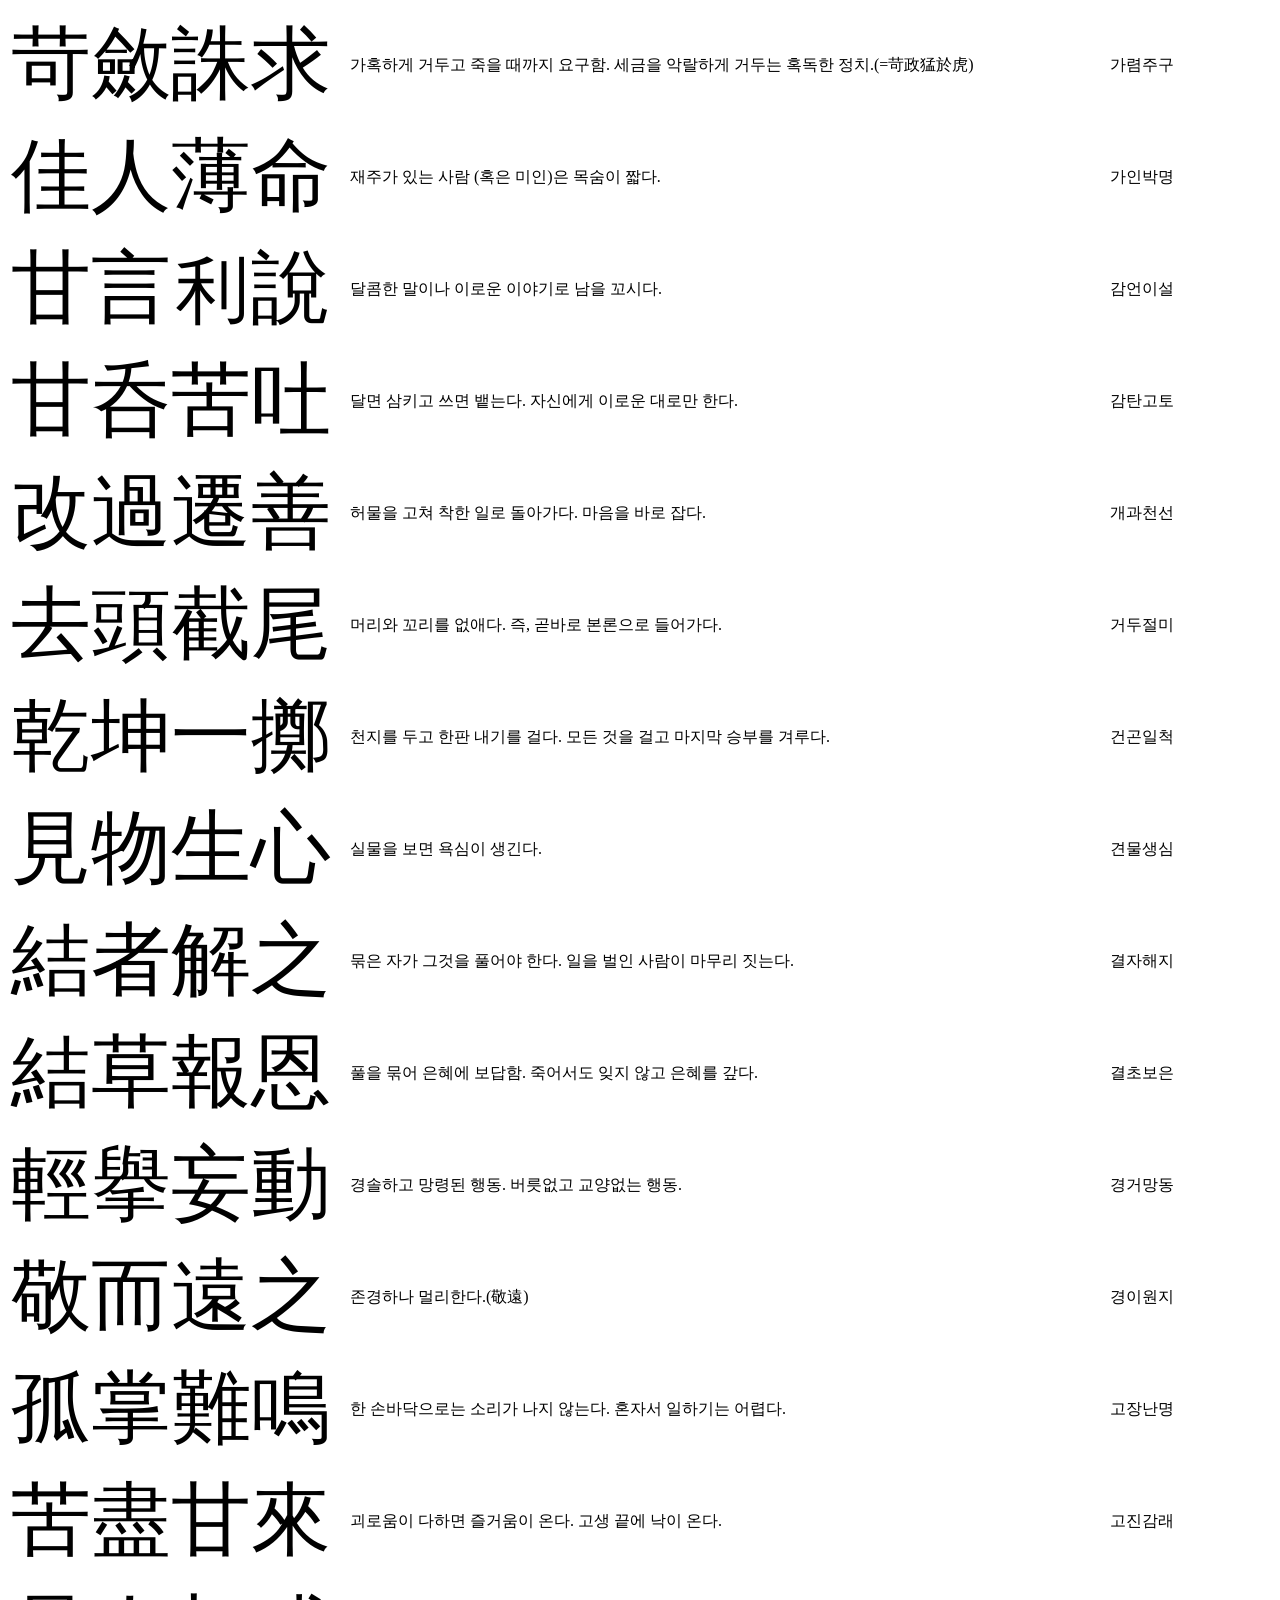
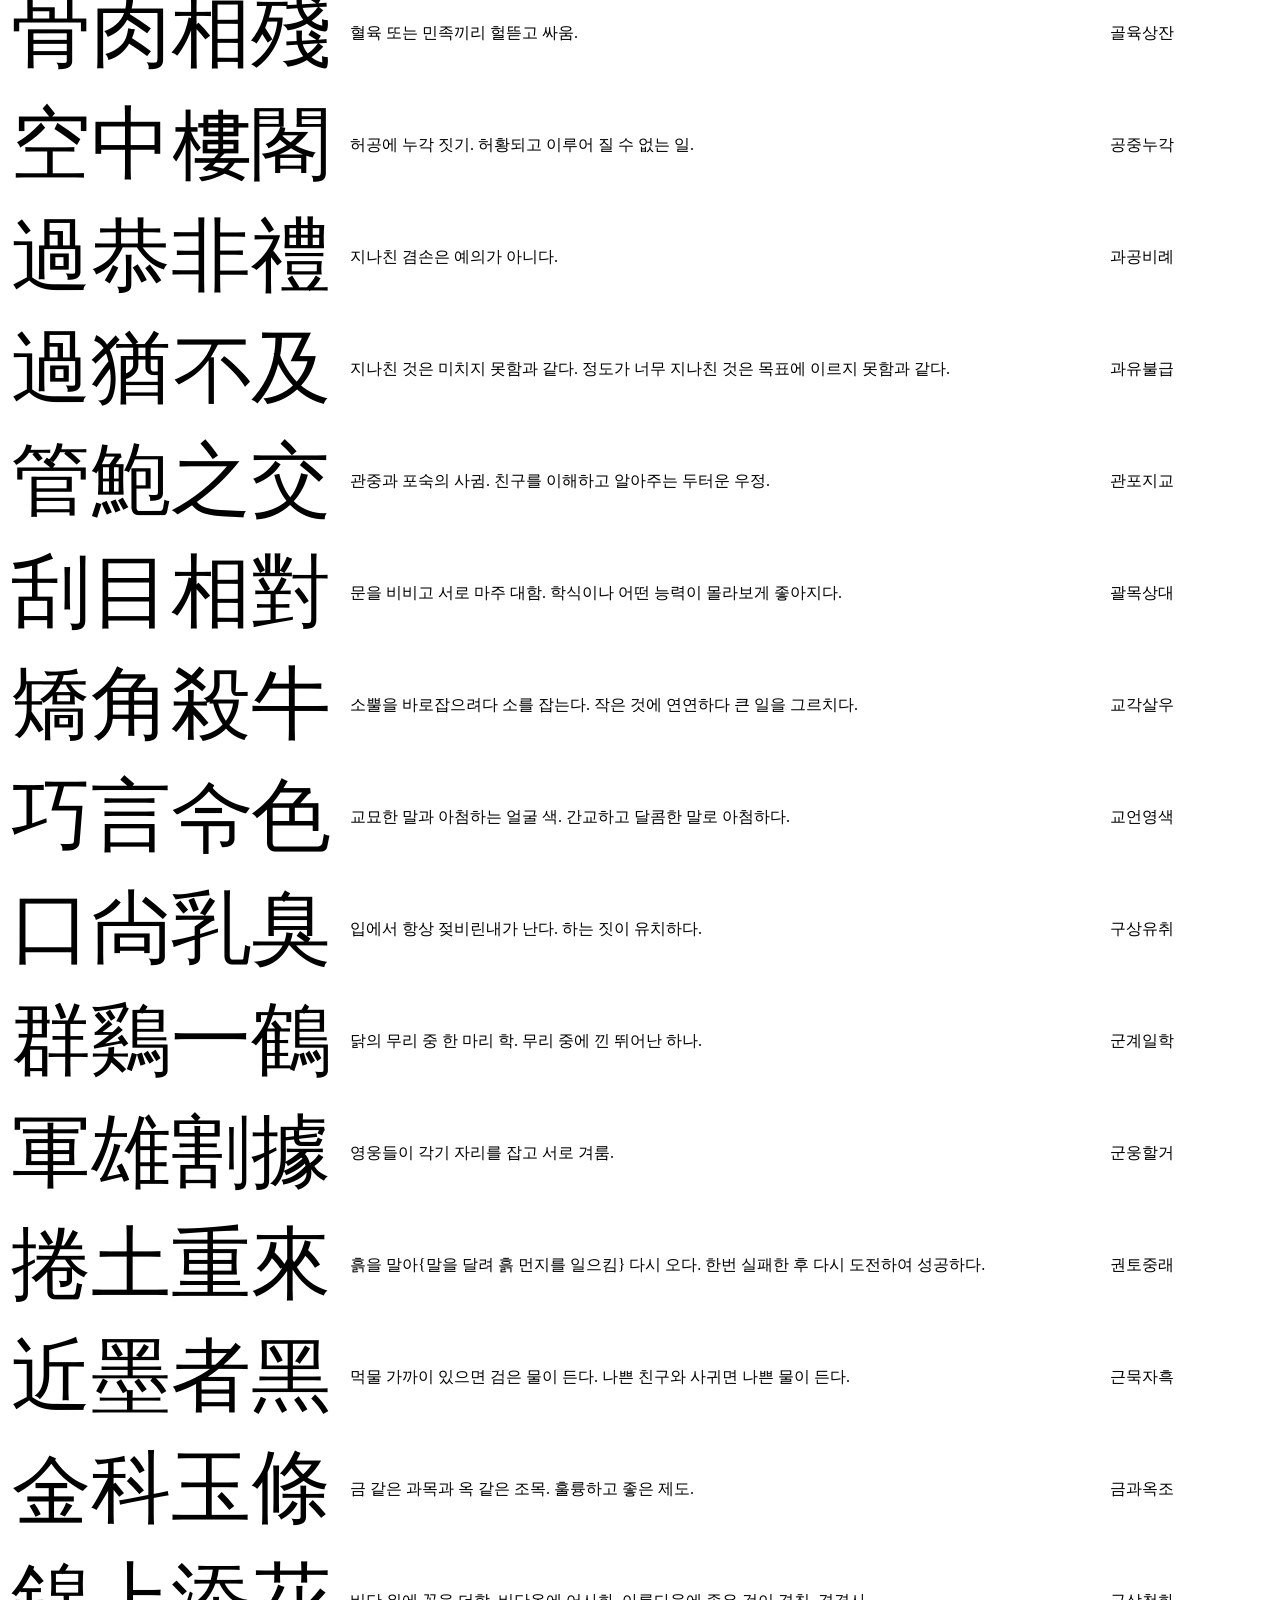
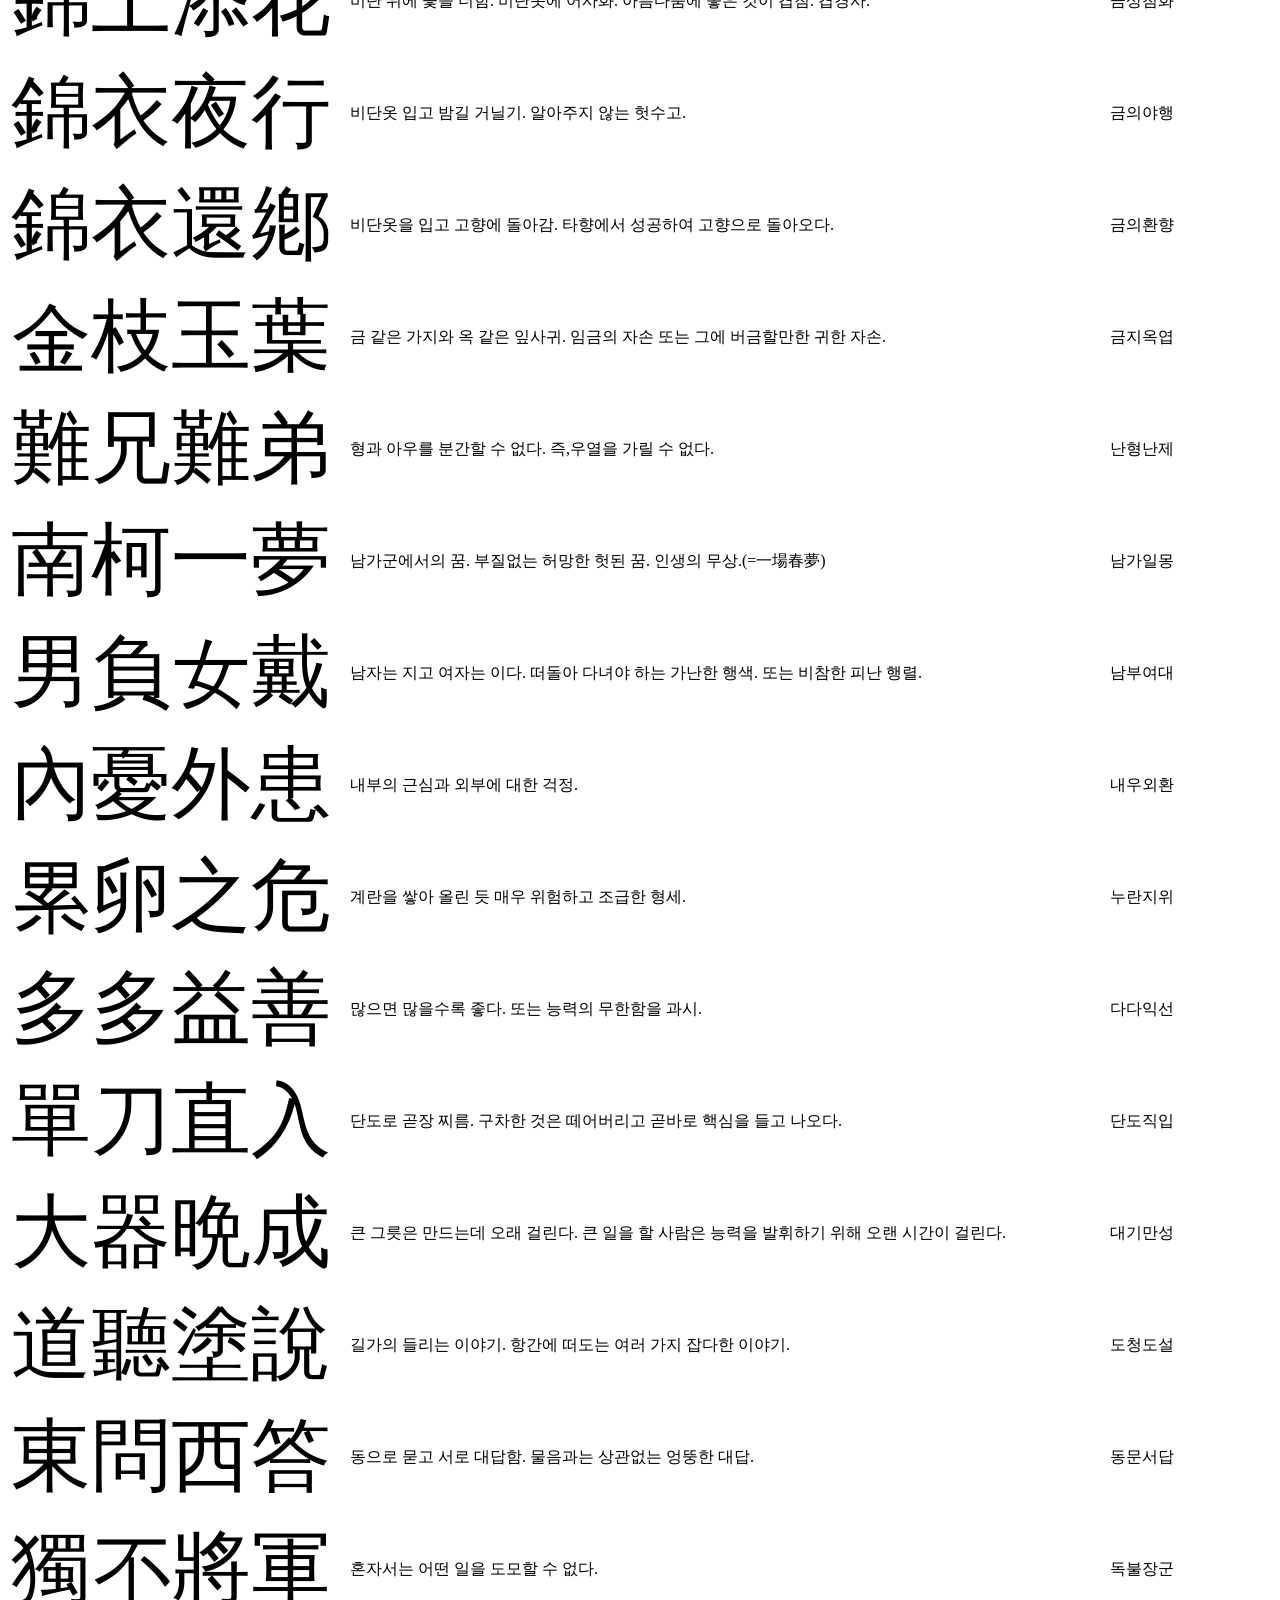
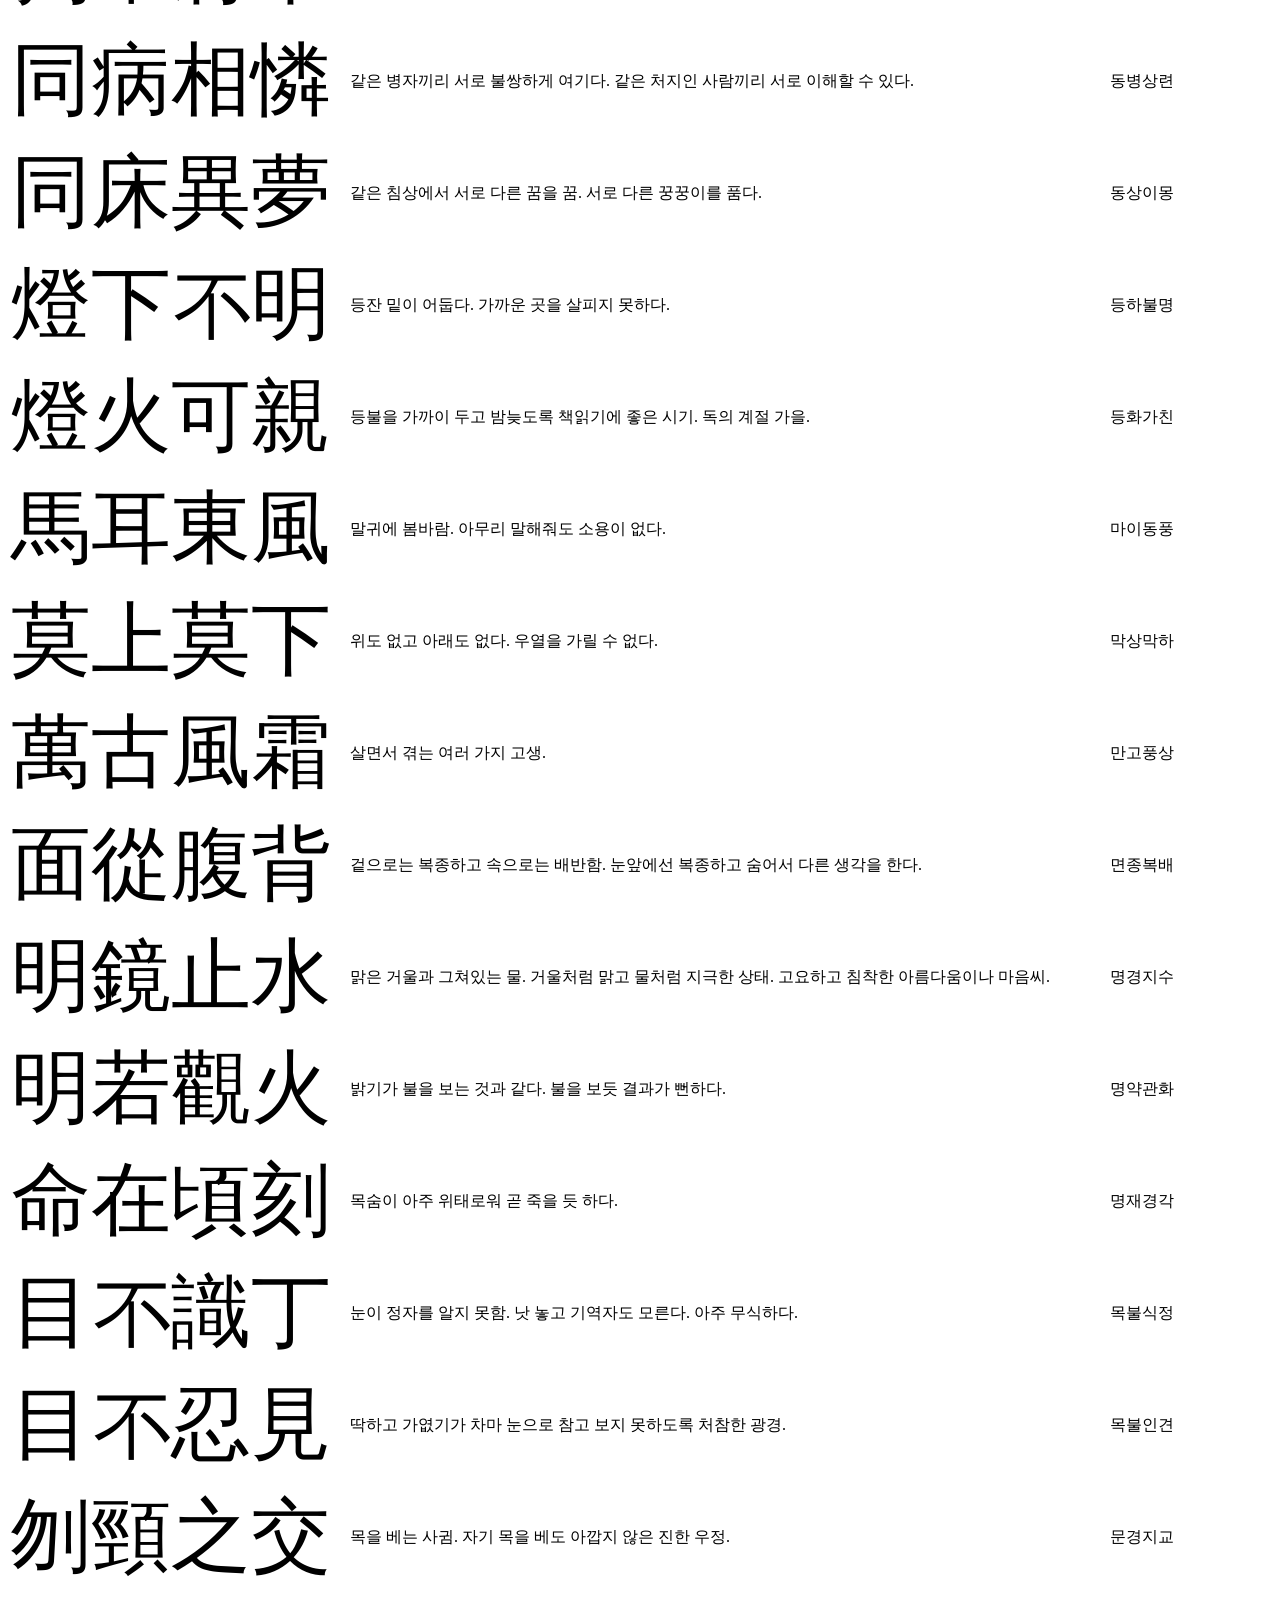
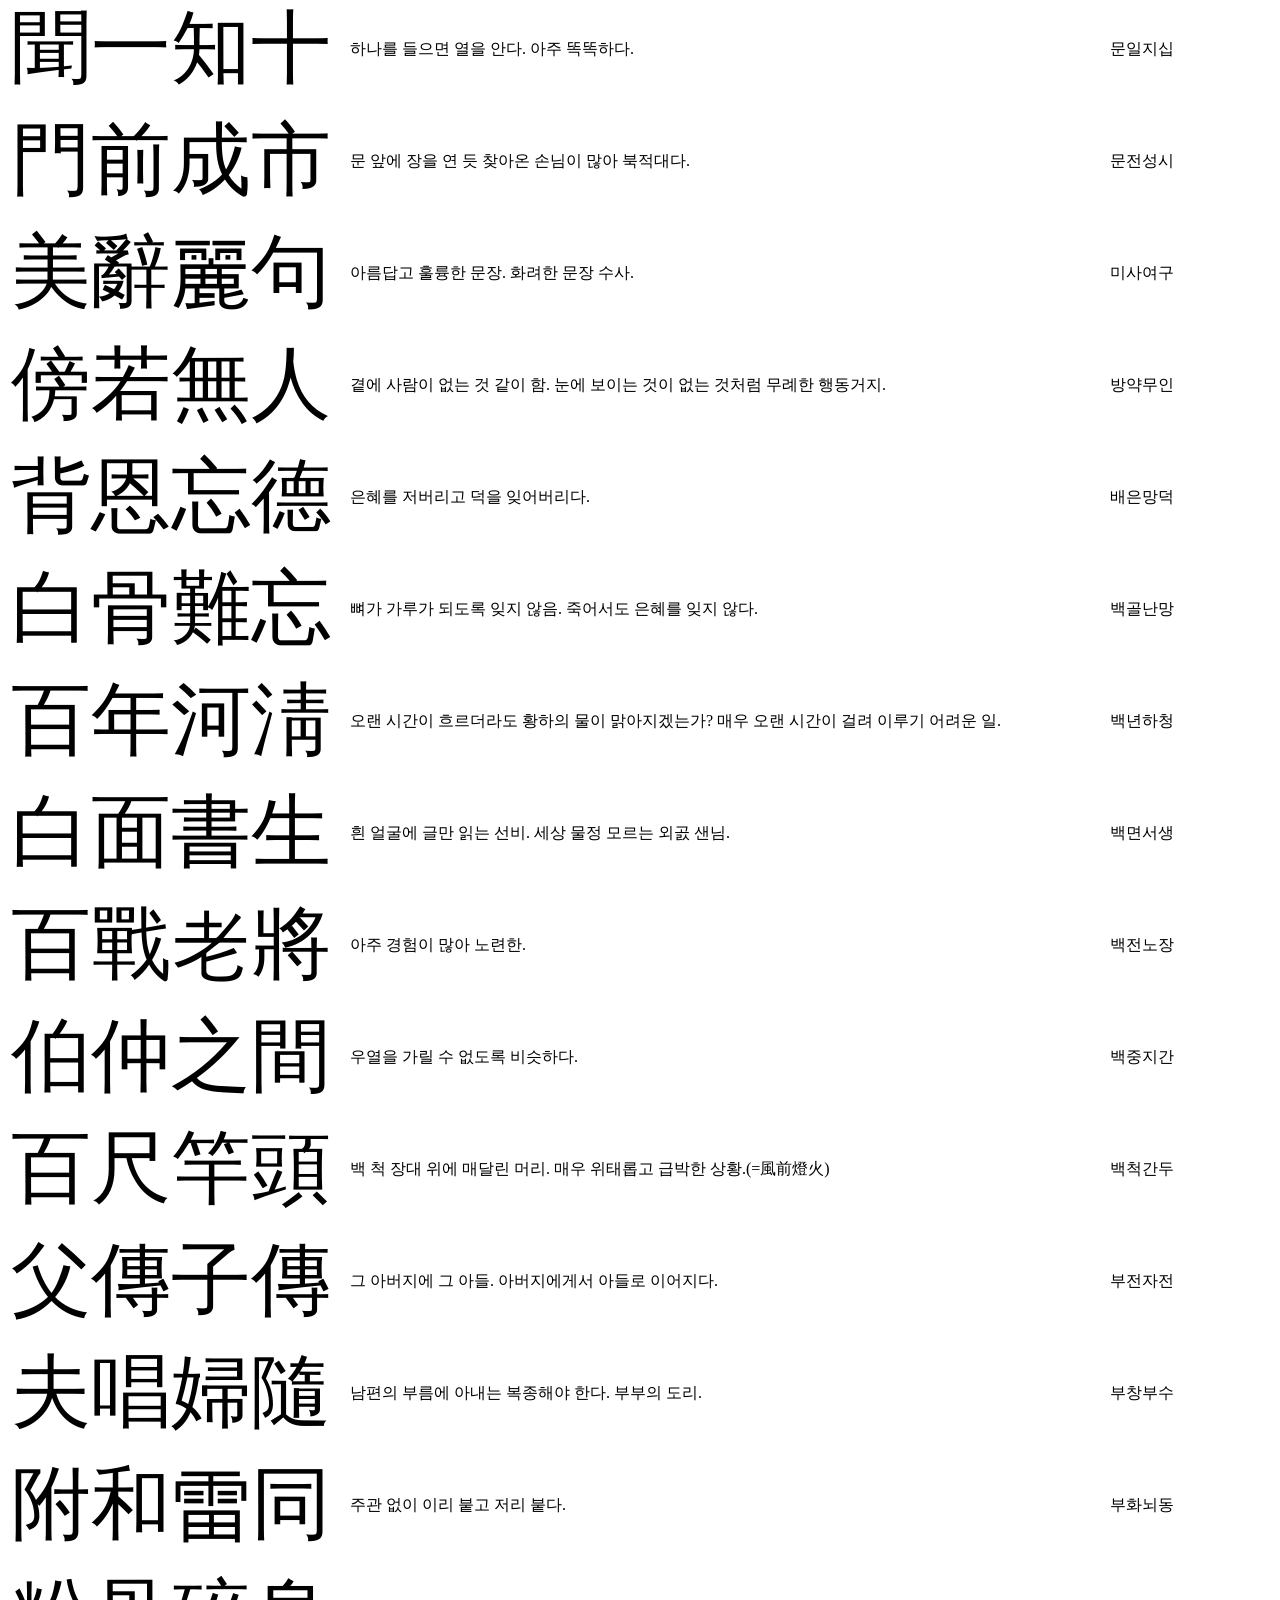
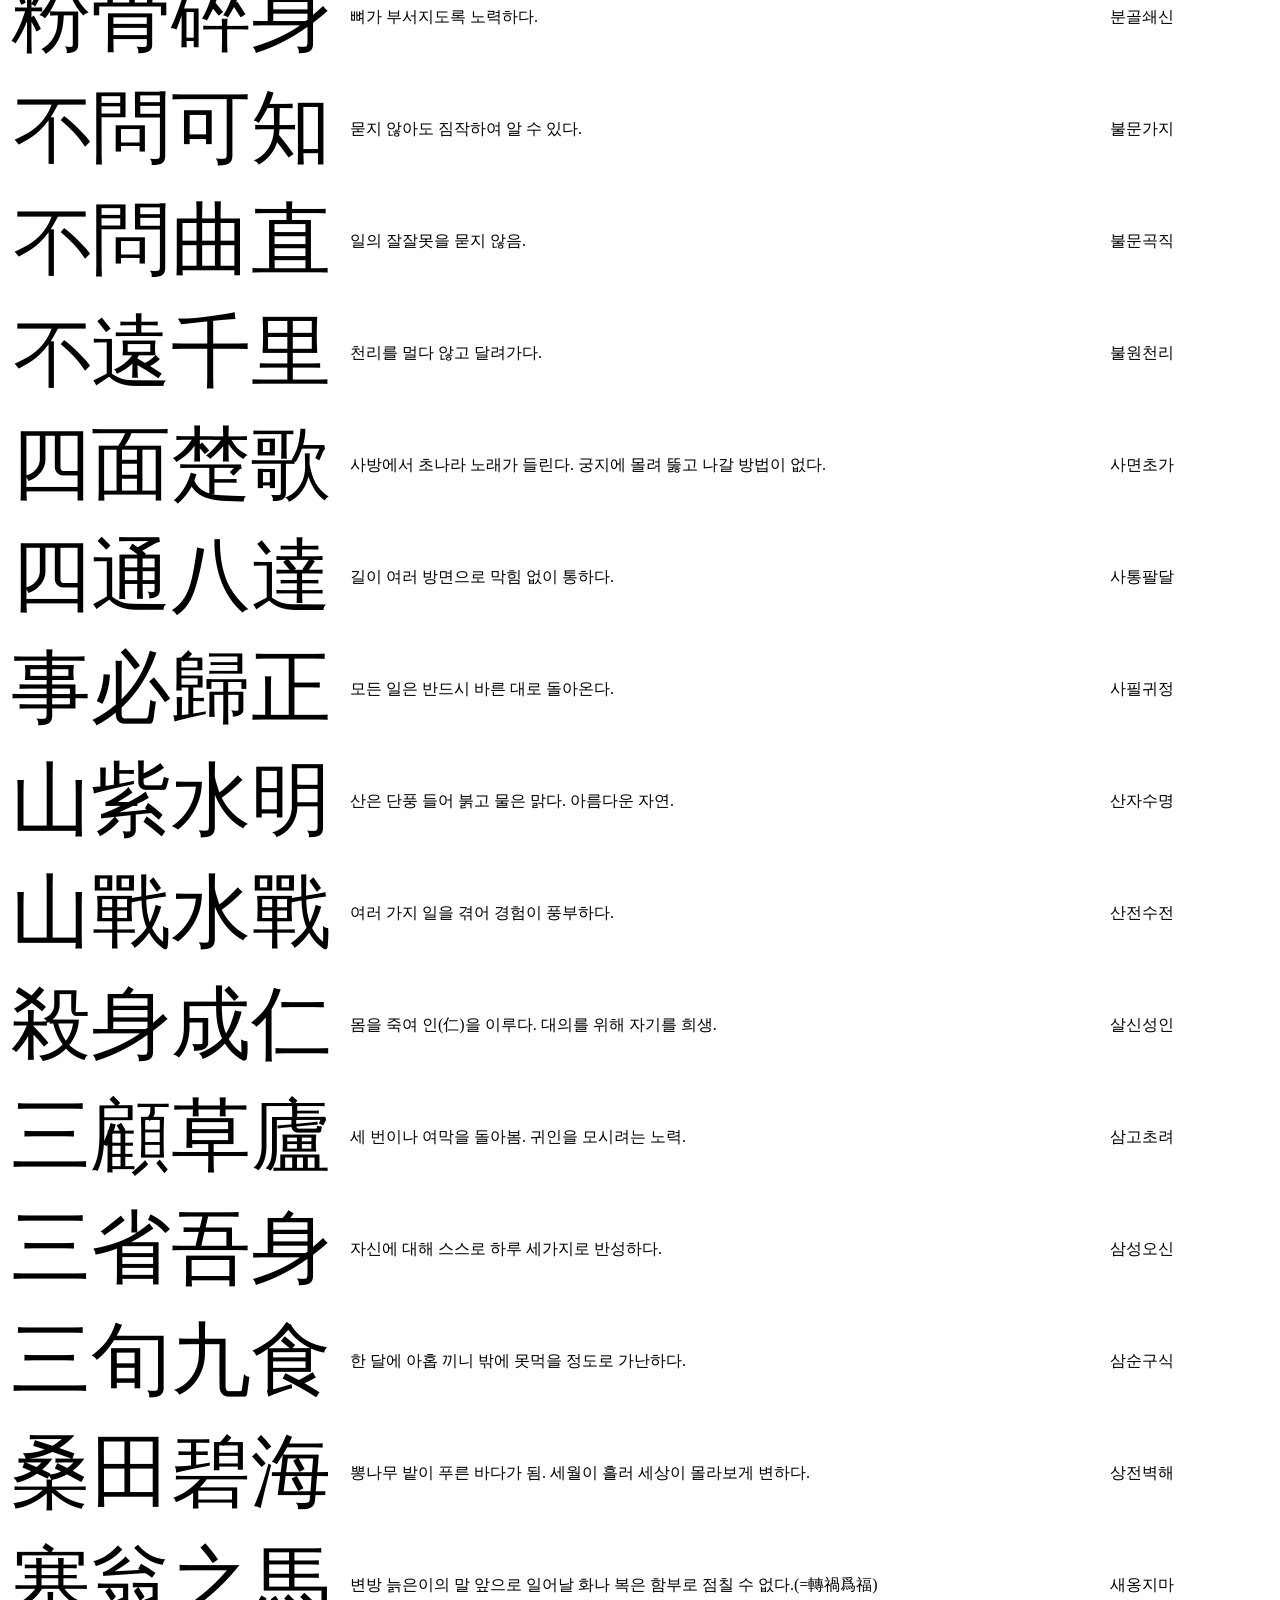
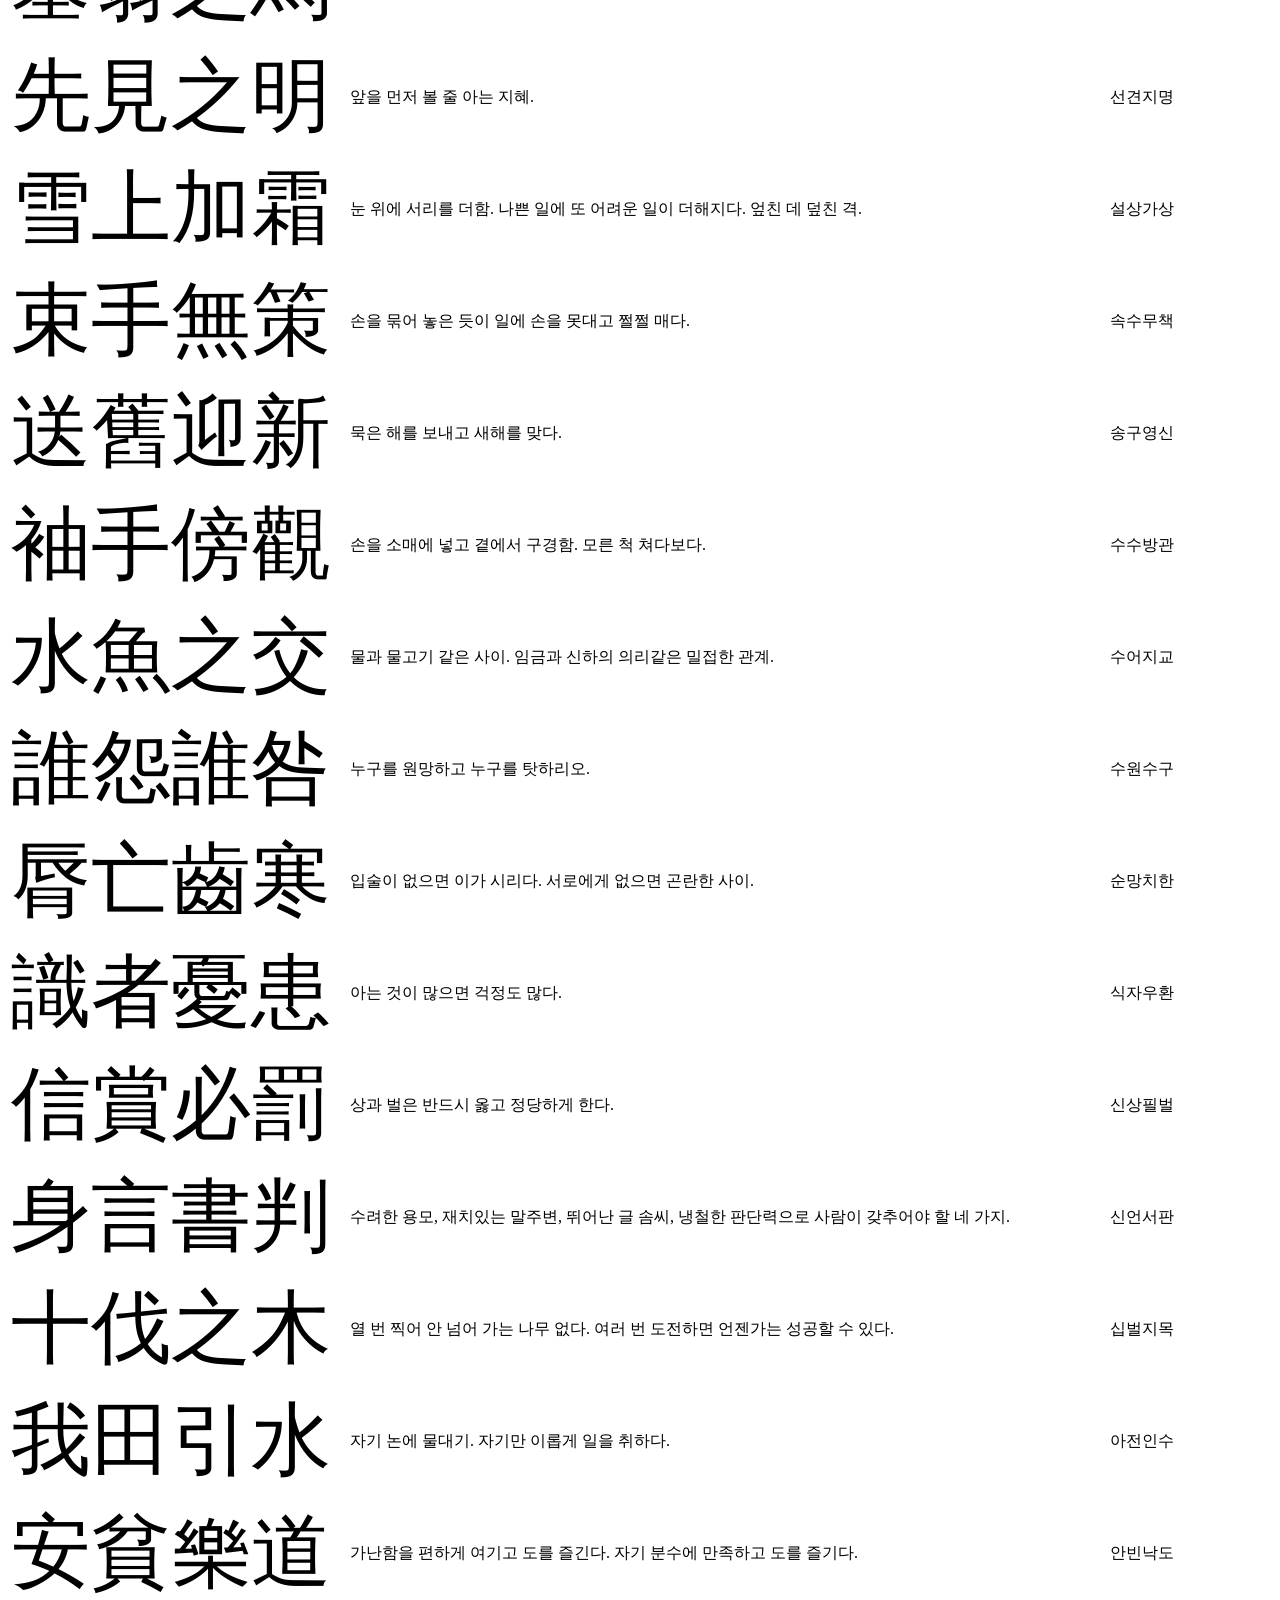
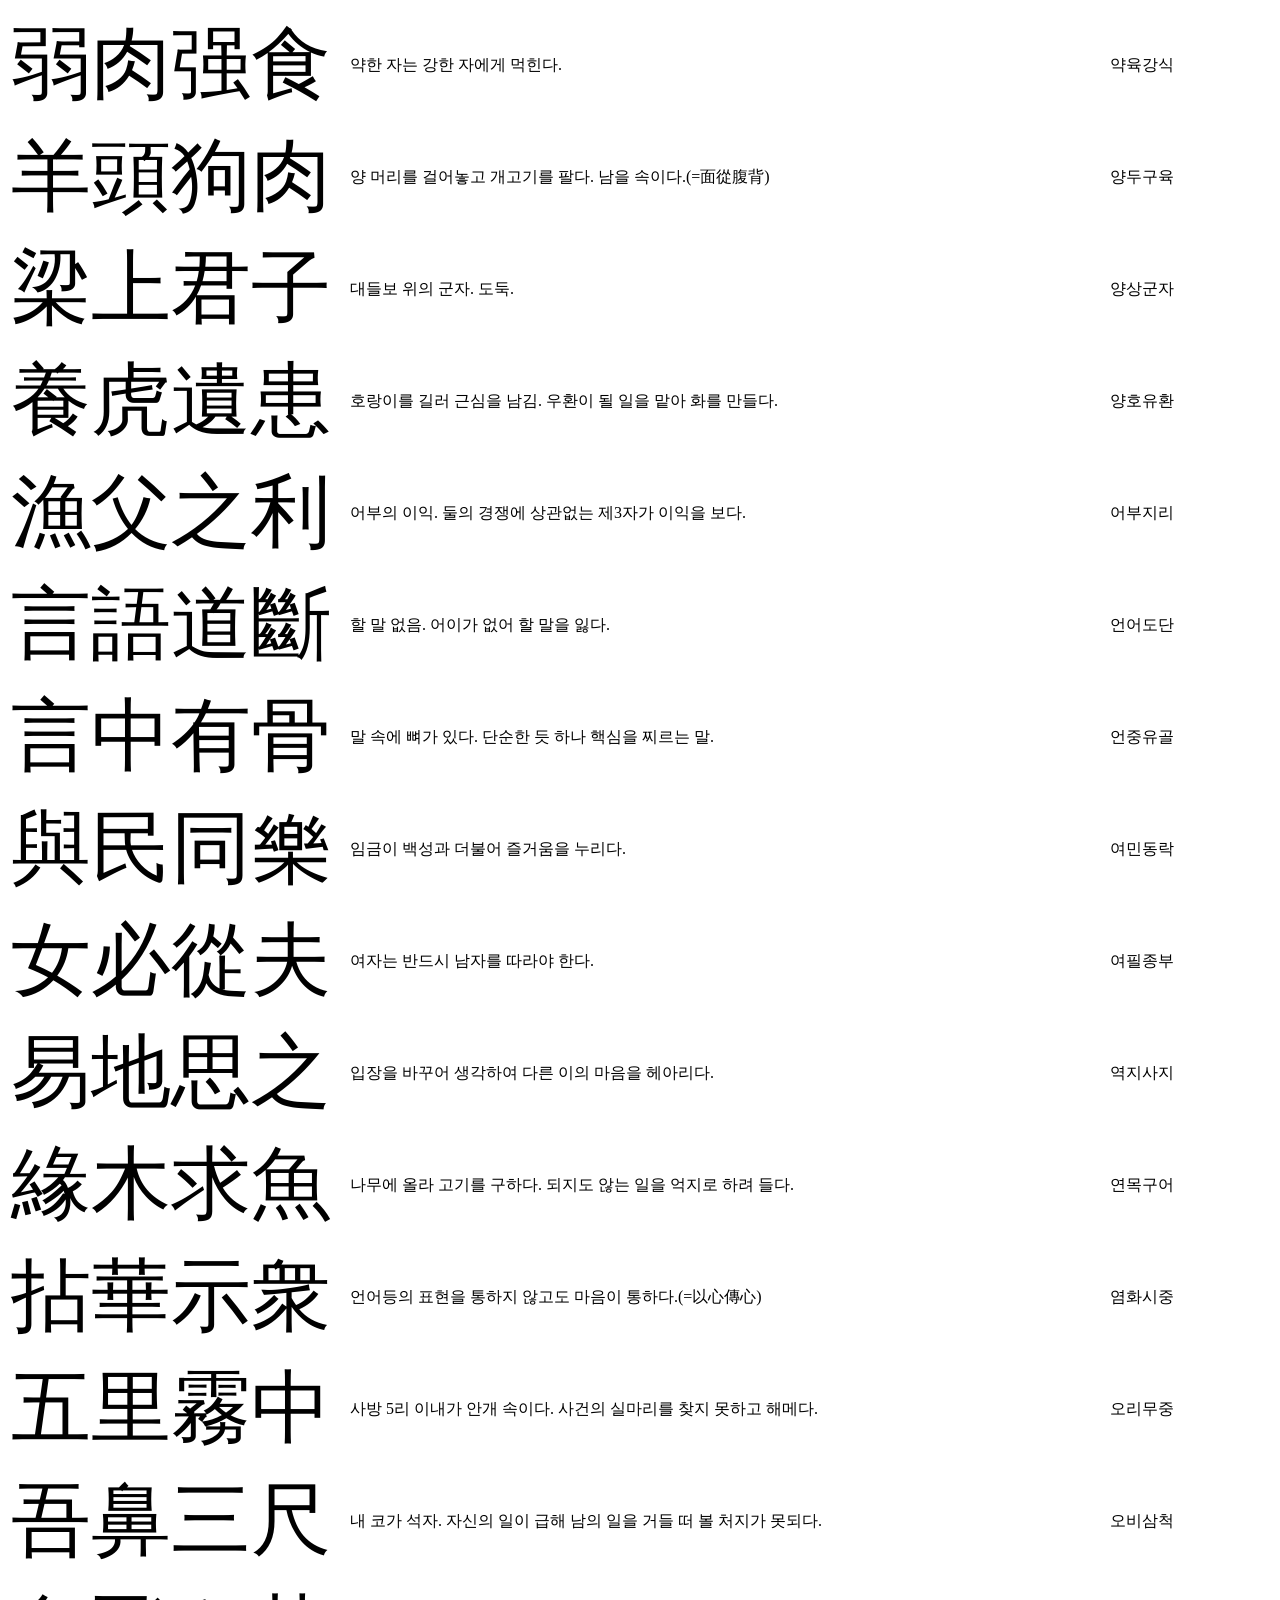
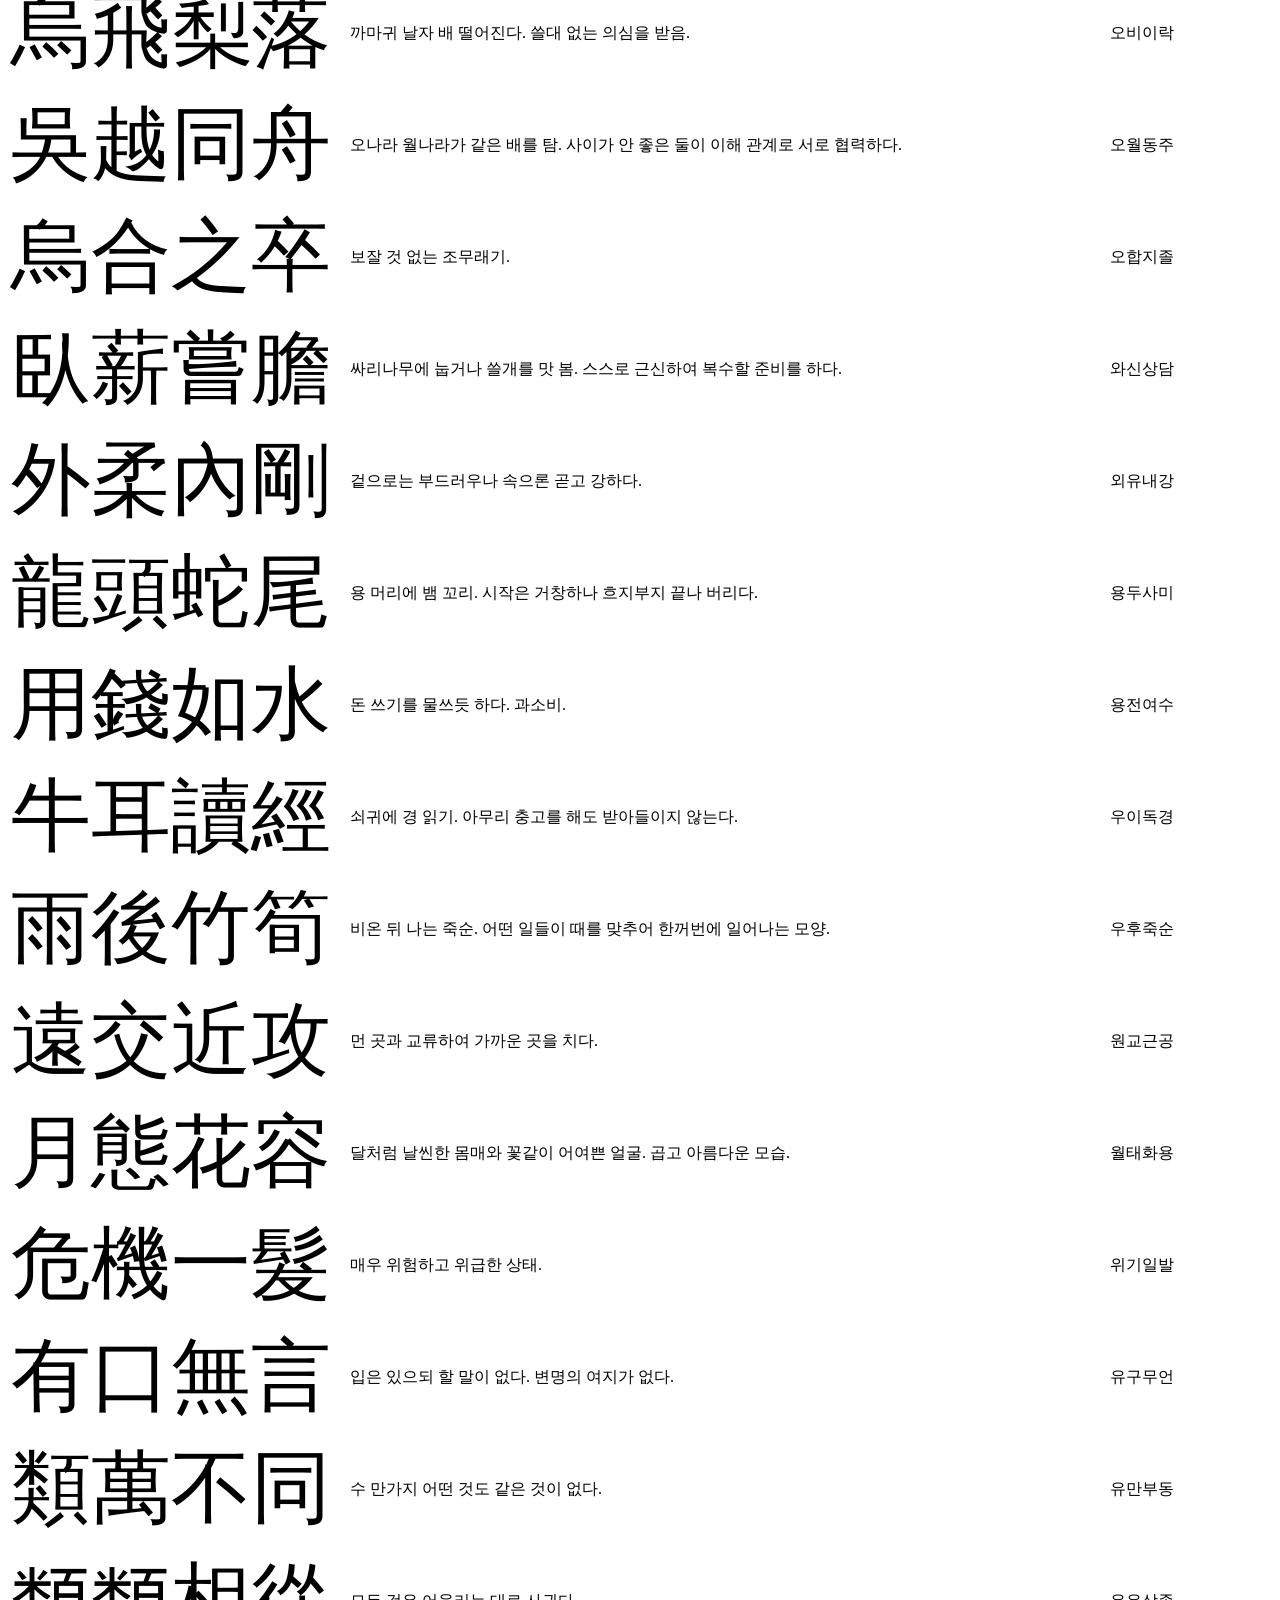
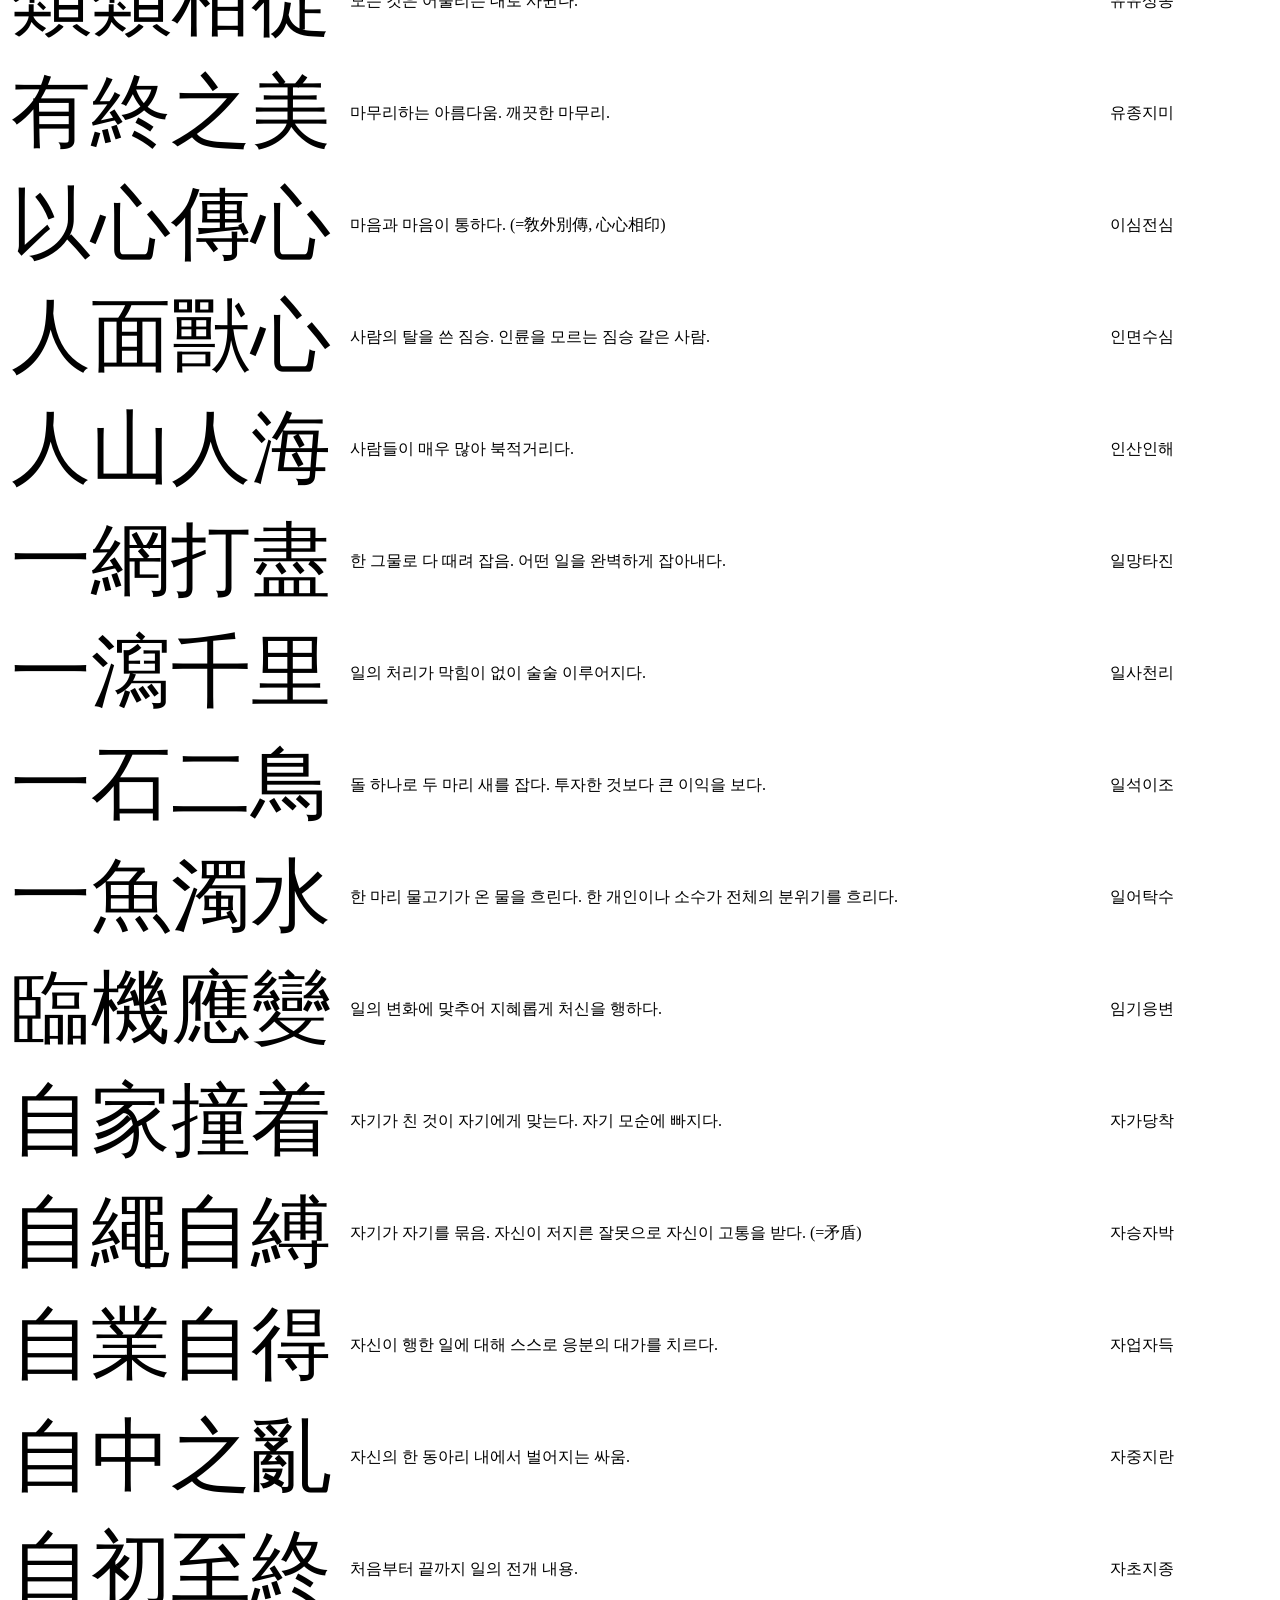
<file: hanja.old.html>
<html>
<head>
<title>U N I U R I</title>
<meta name="viewport" content="user-scalable=no, initial-scale=1.0, maximum-scale=1.0, minimum-scale=1.0, width=device-width">
<meta charset="UTF-8">
<meta http-equiv="x-ua-compatible" content="IE=edge">
<meta property="og:type" content="website">
<meta property="og:title" content="UNIURI">
<meta http-equiv="Pragma" content="no-cache">
<meta http-equiv="Expires" content="-1">
<meta name="referrer" content="origin">
<meta property="og:description" content="너나우리,you and i we">
<meta name="description" content="너나우리">

<style type="text/css">
    /* PC에 대한 스타일 */
    @media screen and (min-width: 768px) {
      .content {
        font-size: 24px;
        text-align: center;
      }
    }
    
    /* 폰에 대한 스타일 */
    @media screen and (max-width: 767px) {
      .content {
        font-size: 16px;
        text-align: left;
      }
    }

    .hanja {
        font-size:80px;
        font-family: "궁서체","궁서";
        font-weight: unset;
        width: 335px;
    }
    td{
        min-width: 90px;
    }
</style>
<script type="text/javascript">
    
</script>
</head>

<body style="width:100%">

<div class="content">

<table>

    <tr>	<td class="hanja">苛斂誅求</td>	<td> 가혹하게 거두고 죽을 때까지 요구함. 세금을 악랄하게 거두는 혹독한 정치.(=苛政猛於虎)</td>	<td>가렴주구 </td>	</tr>
    <tr>	<td class="hanja">佳人薄命</td>	<td> 재주가 있는 사람 (혹은 미인)은 목숨이 짧다.</td>	<td>가인박명 </td>	</tr>
    <tr>	<td class="hanja">甘言利說</td>	<td> 달콤한 말이나 이로운 이야기로 남을 꼬시다.</td>	<td>감언이설 </td>	</tr>
    <tr>	<td class="hanja">甘呑苦吐</td>	<td> 달면 삼키고 쓰면 뱉는다. 자신에게 이로운 대로만 한다.</td>	<td>감탄고토 </td>	</tr>
    <tr>	<td class="hanja">改過遷善</td>	<td> 허물을 고쳐 착한 일로 돌아가다. 마음을 바로 잡다.</td>	<td>개과천선 </td>	</tr>
    <tr>	<td class="hanja">去頭截尾</td>	<td> 머리와 꼬리를 없애다. 즉, 곧바로 본론으로 들어가다.</td>	<td>거두절미 </td>	</tr>
    <tr>	<td class="hanja">乾坤一擲</td>	<td> 천지를 두고 한판 내기를 걸다. 모든 것을 걸고 마지막 승부를 겨루다.</td>	<td>건곤일척 </td>	</tr>
    <tr>	<td class="hanja">見物生心</td>	<td> 실물을 보면 욕심이 생긴다.</td>	<td>견물생심 </td>	</tr>
    <tr>	<td class="hanja">結者解之</td>	<td> 묶은 자가 그것을 풀어야 한다. 일을 벌인 사람이 마무리 짓는다.</td>	<td>결자해지 </td>	</tr>
    <tr>	<td class="hanja">結草報恩</td>	<td> 풀을 묶어 은혜에 보답함. 죽어서도 잊지 않고 은혜를 갚다.</td>	<td>결초보은 </td>	</tr>
    <tr>	<td class="hanja">輕擧妄動</td>	<td> 경솔하고 망령된 행동. 버릇없고 교양없는 행동.</td>	<td>경거망동 </td>	</tr>
    <tr>	<td class="hanja">敬而遠之</td>	<td> 존경하나 멀리한다.(敬遠)</td>	<td>경이원지 </td>	</tr>
    <tr>	<td class="hanja">孤掌難鳴</td>	<td> 한 손바닥으로는 소리가 나지 않는다. 혼자서 일하기는 어렵다.</td>	<td>고장난명 </td>	</tr>
    <tr>	<td class="hanja">苦盡甘來</td>	<td> 괴로움이 다하면 즐거움이 온다. 고생 끝에 낙이 온다.</td>	<td>고진감래 </td>	</tr>
    <tr>	<td class="hanja">骨肉相殘</td>	<td> 혈육 또는 민족끼리 헐뜯고 싸움.</td>	<td>골육상잔 </td>	</tr>
    <tr>	<td class="hanja">空中樓閣</td>	<td> 허공에 누각 짓기. 허황되고 이루어 질 수 없는 일.</td>	<td>공중누각 </td>	</tr>
    <tr>	<td class="hanja">過恭非禮</td>	<td> 지나친 겸손은 예의가 아니다.</td>	<td>과공비례 </td>	</tr>
    <tr>	<td class="hanja">過猶不及</td>	<td> 지나친 것은 미치지 못함과 같다. 정도가 너무 지나친 것은 목표에 이르지 못함과 같다.</td>	<td>과유불급 </td>	</tr>
    <tr>	<td class="hanja">管鮑之交</td>	<td> 관중과 포숙의 사귐. 친구를 이해하고 알아주는 두터운 우정.</td>	<td>관포지교 </td>	</tr>
    <tr>	<td class="hanja">刮目相對</td>	<td> 문을 비비고 서로 마주 대함. 학식이나 어떤 능력이 몰라보게 좋아지다.</td>	<td>괄목상대 </td>	</tr>
    <tr>	<td class="hanja">矯角殺牛</td>	<td> 소뿔을 바로잡으려다 소를 잡는다. 작은 것에 연연하다 큰 일을 그르치다.</td>	<td>교각살우 </td>	</tr>
    <tr>	<td class="hanja">巧言令色</td>	<td> 교묘한 말과 아첨하는 얼굴 색. 간교하고 달콤한 말로 아첨하다.</td>	<td>교언영색 </td>	</tr>
    <tr>	<td class="hanja">口尙乳臭</td>	<td> 입에서 항상 젖비린내가 난다. 하는 짓이 유치하다.</td>	<td>구상유취 </td>	</tr>
    <tr>	<td class="hanja">群鷄一鶴</td>	<td> 닭의 무리 중 한 마리 학. 무리 중에 낀 뛰어난 하나.</td>	<td>군계일학 </td>	</tr>
    <tr>	<td class="hanja">軍雄割據</td>	<td> 영웅들이 각기 자리를 잡고 서로 겨룸.</td>	<td>군웅할거 </td>	</tr>
    <tr>	<td class="hanja">捲土重來</td>	<td> 흙을 말아{말을 달려 흙 먼지를 일으킴} 다시 오다. 한번 실패한 후 다시 도전하여 성공하다.</td>	<td>권토중래 </td>	</tr>
    <tr>	<td class="hanja">近墨者黑</td>	<td> 먹물 가까이 있으면 검은 물이 든다. 나쁜 친구와 사귀면 나쁜 물이 든다.</td>	<td>근묵자흑 </td>	</tr>
    <tr>	<td class="hanja">金科玉條</td>	<td> 금 같은 과목과 옥 같은 조목. 훌륭하고 좋은 제도.</td>	<td>금과옥조 </td>	</tr>
    <tr>	<td class="hanja">錦上添花</td>	<td> 비단 위에 꽃을 더함. 비단옷에 어사화. 아름다움에 좋은 것이 겹침. 겹경사.</td>	<td>금상첨화 </td>	</tr>
    <tr>	<td class="hanja">錦衣夜行</td>	<td> 비단옷 입고 밤길 거닐기. 알아주지 않는 헛수고.</td>	<td>금의야행 </td>	</tr>
    <tr>	<td class="hanja">錦衣還鄕</td>	<td> 비단옷을 입고 고향에 돌아감. 타향에서 성공하여 고향으로 돌아오다.</td>	<td>금의환향 </td>	</tr>
    <tr>	<td class="hanja">金枝玉葉</td>	<td> 금 같은 가지와 옥 같은 잎사귀. 임금의 자손 또는 그에 버금할만한 귀한 자손.</td>	<td>금지옥엽 </td>	</tr>
    <tr>	<td class="hanja">難兄難弟</td>	<td> 형과 아우를 분간할 수 없다. 즉,우열을 가릴 수 없다.</td>	<td>난형난제 </td>	</tr>
    <tr>	<td class="hanja">南柯一夢</td>	<td> 남가군에서의 꿈. 부질없는 허망한 헛된 꿈. 인생의 무상.(=一場春夢)</td>	<td>남가일몽 </td>	</tr>
    <tr>	<td class="hanja">男負女戴</td>	<td> 남자는 지고 여자는 이다. 떠돌아 다녀야 하는 가난한 행색. 또는 비참한 피난 행렬.</td>	<td>남부여대 </td>	</tr>
    <tr>	<td class="hanja">內憂外患</td>	<td> 내부의 근심과 외부에 대한 걱정.</td>	<td>내우외환 </td>	</tr>
    <tr>	<td class="hanja">累卵之危</td>	<td> 계란을 쌓아 올린 듯 매우 위험하고 조급한 형세.  </td>	<td>누란지위 </td>	</tr>
    <tr>	<td class="hanja">多多益善</td>	<td> 많으면 많을수록 좋다. 또는 능력의 무한함을 과시.</td>	<td>다다익선 </td>	</tr>
    <tr>	<td class="hanja">單刀直入</td>	<td> 단도로 곧장 찌름. 구차한 것은 떼어버리고 곧바로 핵심을 들고 나오다.</td>	<td>단도직입 </td>	</tr>
    <tr>	<td class="hanja">大器晩成</td>	<td> 큰 그릇은 만드는데 오래 걸린다. 큰 일을 할 사람은 능력을 발휘하기 위해 오랜 시간이 걸린다.</td>	<td>대기만성 </td>	</tr>
    <tr>	<td class="hanja">道聽塗說</td>	<td> 길가의 들리는 이야기. 항간에 떠도는 여러 가지 잡다한 이야기.</td>	<td>도청도설 </td>	</tr>
    <tr>	<td class="hanja">東問西答</td>	<td> 동으로 묻고 서로 대답함. 물음과는 상관없는 엉뚱한 대답.</td>	<td>동문서답 </td>	</tr>
    <tr>	<td class="hanja">獨不將軍</td>	<td> 혼자서는 어떤 일을 도모할 수 없다.</td>	<td>독불장군 </td>	</tr>
    <tr>	<td class="hanja">同病相憐</td>	<td> 같은 병자끼리 서로 불쌍하게 여기다. 같은 처지인 사람끼리 서로 이해할 수 있다.</td>	<td>동병상련 </td>	</tr>
    <tr>	<td class="hanja">同床異夢</td>	<td> 같은 침상에서 서로 다른 꿈을 꿈. 서로 다른 꿍꿍이를 품다.</td>	<td>동상이몽 </td>	</tr>
    <tr>	<td class="hanja">燈下不明</td>	<td> 등잔 밑이 어둡다. 가까운 곳을 살피지 못하다.</td>	<td>등하불명 </td>	</tr>
    <tr>	<td class="hanja">燈火可親</td>	<td> 등불을 가까이 두고 밤늦도록 책읽기에 좋은 시기. 독의 계절 가을.</td>	<td>등화가친 </td>	</tr>
    <tr>	<td class="hanja">馬耳東風</td>	<td> 말귀에 봄바람. 아무리 말해줘도 소용이 없다.</td>	<td>마이동풍 </td>	</tr>
    <tr>	<td class="hanja">莫上莫下</td>	<td> 위도 없고 아래도 없다. 우열을 가릴 수 없다.</td>	<td>막상막하 </td>	</tr>
    <tr>	<td class="hanja">萬古風霜</td>	<td> 살면서 겪는 여러 가지 고생.</td>	<td>만고풍상 </td>	</tr>
    <tr>	<td class="hanja">面從腹背</td>	<td> 겉으로는 복종하고 속으로는 배반함. 눈앞에선 복종하고 숨어서 다른 생각을 한다.</td>	<td>면종복배 </td>	</tr>
    <tr>	<td class="hanja">明鏡止水</td>	<td> 맑은 거울과 그쳐있는 물. 거울처럼 맑고 물처럼 지극한 상태. 고요하고 침착한 아름다움이나 마음씨.</td>	<td>명경지수 </td>	</tr>
    <tr>	<td class="hanja">明若觀火</td>	<td> 밝기가 불을 보는 것과 같다. 불을 보듯 결과가 뻔하다.</td>	<td>명약관화 </td>	</tr>
    <tr>	<td class="hanja">命在頃刻</td>	<td> 목숨이 아주 위태로워 곧 죽을 듯 하다.</td>	<td>명재경각 </td>	</tr>
    <tr>	<td class="hanja">目不識丁</td>	<td> 눈이 정자를 알지 못함. 낫 놓고 기역자도 모른다. 아주 무식하다.</td>	<td>목불식정 </td>	</tr>
    <tr>	<td class="hanja">目不忍見</td>	<td> 딱하고 가엾기가 차마 눈으로 참고 보지 못하도록 처참한 광경.</td>	<td>목불인견 </td>	</tr>
    <tr>	<td class="hanja">刎頸之交</td>	<td> 목을 베는 사귐. 자기 목을 베도 아깝지 않은 진한 우정.</td>	<td>문경지교 </td>	</tr>
    <tr>	<td class="hanja">聞一知十</td>	<td> 하나를 들으면 열을 안다. 아주 똑똑하다.</td>	<td>문일지십 </td>	</tr>
    <tr>	<td class="hanja">門前成市</td>	<td> 문 앞에 장을 연 듯 찾아온 손님이 많아 북적대다.</td>	<td>문전성시 </td>	</tr>
    <tr>	<td class="hanja">美辭麗句</td>	<td> 아름답고 훌륭한 문장. 화려한 문장 수사.</td>	<td>미사여구 </td>	</tr>
    <tr>	<td class="hanja">傍若無人</td>	<td> 곁에 사람이 없는 것 같이 함. 눈에 보이는 것이 없는 것처럼 무례한 행동거지.</td>	<td>방약무인 </td>	</tr>
    <tr>	<td class="hanja">背恩忘德</td>	<td> 은혜를 저버리고 덕을 잊어버리다.</td>	<td>배은망덕 </td>	</tr>
    <tr>	<td class="hanja">白骨難忘</td>	<td> 뼈가 가루가 되도록 잊지 않음. 죽어서도 은혜를 잊지 않다.</td>	<td>백골난망 </td>	</tr>
    <tr>	<td class="hanja">百年河淸</td>	<td> 오랜 시간이 흐르더라도 황하의 물이 맑아지겠는가? 매우 오랜 시간이 걸려 이루기 어려운 일.</td>	<td>백년하청 </td>	</tr>
    <tr>	<td class="hanja">白面書生</td>	<td> 흰 얼굴에 글만 읽는 선비. 세상 물정 모르는 외곬 샌님.</td>	<td>백면서생 </td>	</tr>
    <tr>	<td class="hanja">百戰老將</td>	<td> 아주 경험이 많아 노련한.</td>	<td>백전노장 </td>	</tr>
    <tr>	<td class="hanja">伯仲之間</td>	<td> 우열을 가릴 수 없도록 비슷하다.</td>	<td>백중지간 </td>	</tr>
    <tr>	<td class="hanja">百尺竿頭</td>	<td> 백 척 장대 위에 매달린 머리. 매우 위태롭고 급박한 상황.(=風前燈火)</td>	<td>백척간두 </td>	</tr>
    <tr>	<td class="hanja">父傳子傳</td>	<td> 그 아버지에 그 아들. 아버지에게서 아들로 이어지다.</td>	<td>부전자전 </td>	</tr>
    <tr>	<td class="hanja">夫唱婦隨</td>	<td> 남편의 부름에 아내는 복종해야 한다. 부부의 도리.</td>	<td>부창부수 </td>	</tr>
    <tr>	<td class="hanja">附和雷同</td>	<td> 주관 없이 이리 붙고 저리 붙다.</td>	<td>부화뇌동 </td>	</tr>
    <tr>	<td class="hanja">粉骨碎身</td>	<td> 뼈가 부서지도록 노력하다.</td>	<td>분골쇄신 </td>	</tr>
    <tr>	<td class="hanja">不問可知</td>	<td> 묻지 않아도 짐작하여 알 수 있다.</td>	<td>불문가지 </td>	</tr>
    <tr>	<td class="hanja">不問曲直</td>	<td> 일의 잘잘못을 묻지 않음.</td>	<td>불문곡직 </td>	</tr>
    <tr>	<td class="hanja">不遠千里</td>	<td> 천리를 멀다 않고 달려가다.  </td>	<td>불원천리 </td>	</tr>
    <tr>	<td class="hanja">四面楚歌</td>	<td> 사방에서 초나라 노래가 들린다. 궁지에 몰려 뚫고 나갈 방법이 없다.</td>	<td>사면초가 </td>	</tr>
    <tr>	<td class="hanja">四通八達</td>	<td> 길이 여러 방면으로 막힘 없이 통하다.</td>	<td>사통팔달 </td>	</tr>
    <tr>	<td class="hanja">事必歸正</td>	<td> 모든 일은 반드시 바른 대로 돌아온다.</td>	<td>사필귀정 </td>	</tr>
    <tr>	<td class="hanja">山紫水明</td>	<td> 산은 단풍 들어 붉고 물은 맑다. 아름다운 자연.</td>	<td>산자수명 </td>	</tr>
    <tr>	<td class="hanja">山戰水戰</td>	<td> 여러 가지 일을 겪어 경험이 풍부하다.</td>	<td>산전수전 </td>	</tr>
    <tr>	<td class="hanja">殺身成仁</td>	<td> 몸을 죽여 인(仁)을 이루다. 대의를 위해 자기를 희생.</td>	<td>살신성인 </td>	</tr>
    <tr>	<td class="hanja">三顧草廬</td>	<td> 세 번이나 여막을 돌아봄. 귀인을 모시려는 노력.</td>	<td>삼고초려 </td>	</tr>
    <tr>	<td class="hanja">三省吾身</td>	<td> 자신에 대해 스스로 하루 세가지로 반성하다.</td>	<td>삼성오신 </td>	</tr>
    <tr>	<td class="hanja">三旬九食</td>	<td> 한 달에 아홉 끼니 밖에 못먹을 정도로 가난하다.</td>	<td>삼순구식 </td>	</tr>
    <tr>	<td class="hanja">桑田碧海</td>	<td> 뽕나무 밭이 푸른 바다가 됨. 세월이 흘러 세상이 몰라보게 변하다.</td>	<td>상전벽해 </td>	</tr>
    <tr>	<td class="hanja">塞翁之馬</td>	<td> 변방 늙은이의 말 앞으로 일어날 화나 복은 함부로 점칠 수 없다.(=轉禍爲福)</td>	<td>새옹지마 </td>	</tr>
    <tr>	<td class="hanja">先見之明</td>	<td> 앞을 먼저 볼 줄 아는 지혜.</td>	<td>선견지명 </td>	</tr>
    <tr>	<td class="hanja">雪上加霜</td>	<td> 눈 위에 서리를 더함. 나쁜 일에 또 어려운 일이 더해지다. 엎친 데 덮친 격.</td>	<td>설상가상 </td>	</tr>
    <tr>	<td class="hanja">束手無策</td>	<td> 손을 묶어 놓은 듯이 일에 손을 못대고 쩔쩔 매다.</td>	<td>속수무책 </td>	</tr>
    <tr>	<td class="hanja">送舊迎新</td>	<td> 묵은 해를 보내고 새해를 맞다.</td>	<td>송구영신 </td>	</tr>
    <tr>	<td class="hanja">袖手傍觀</td>	<td> 손을 소매에 넣고 곁에서 구경함. 모른 척 쳐다보다.</td>	<td>수수방관 </td>	</tr>
    <tr>	<td class="hanja">水魚之交</td>	<td> 물과 물고기 같은 사이. 임금과 신하의 의리같은 밀접한 관계.</td>	<td>수어지교 </td>	</tr>
    <tr>	<td class="hanja">誰怨誰咎</td>	<td> 누구를 원망하고 누구를 탓하리오.</td>	<td>수원수구 </td>	</tr>
    <tr>	<td class="hanja">脣亡齒寒</td>	<td> 입술이 없으면 이가 시리다. 서로에게 없으면 곤란한 사이.</td>	<td>순망치한 </td>	</tr>
    <tr>	<td class="hanja">識者憂患</td>	<td> 아는 것이 많으면 걱정도 많다.</td>	<td>식자우환 </td>	</tr>
    <tr>	<td class="hanja">信賞必罰</td>	<td> 상과 벌은 반드시 옳고 정당하게 한다.</td>	<td>신상필벌 </td>	</tr>
    <tr>	<td class="hanja">身言書判</td>	<td> 수려한 용모, 재치있는 말주변, 뛰어난 글 솜씨, 냉철한 판단력으로 사람이 갖추어야 할 네 가지.</td>	<td>신언서판 </td>	</tr>
    <tr>	<td class="hanja">十伐之木</td>	<td> 열 번 찍어 안 넘어 가는 나무 없다. 여러 번 도전하면 언젠가는 성공할 수 있다.</td>	<td>십벌지목 </td>	</tr>
    <tr>	<td class="hanja">我田引水</td>	<td> 자기 논에 물대기. 자기만 이롭게 일을 취하다.</td>	<td>아전인수 </td>	</tr>
    <tr>	<td class="hanja">安貧樂道</td>	<td> 가난함을 편하게 여기고 도를 즐긴다. 자기 분수에 만족하고 도를 즐기다.</td>	<td>안빈낙도 </td>	</tr>
    <tr>	<td class="hanja">弱肉强食</td>	<td> 약한 자는 강한 자에게 먹힌다.</td>	<td>약육강식 </td>	</tr>
    <tr>	<td class="hanja">羊頭狗肉</td>	<td> 양 머리를 걸어놓고 개고기를 팔다. 남을 속이다.(=面從腹背)</td>	<td>양두구육 </td>	</tr>
    <tr>	<td class="hanja">梁上君子</td>	<td> 대들보 위의 군자. 도둑.</td>	<td>양상군자 </td>	</tr>
    <tr>	<td class="hanja">養虎遺患</td>	<td> 호랑이를 길러 근심을 남김. 우환이 될 일을 맡아 화를 만들다.</td>	<td>양호유환 </td>	</tr>
    <tr>	<td class="hanja">漁父之利</td>	<td> 어부의 이익. 둘의 경쟁에 상관없는 제3자가 이익을 보다.</td>	<td>어부지리 </td>	</tr>
    <tr>	<td class="hanja">言語道斷</td>	<td> 할 말 없음. 어이가 없어 할 말을 잃다.</td>	<td>언어도단 </td>	</tr>
    <tr>	<td class="hanja">言中有骨</td>	<td> 말 속에 뼈가 있다. 단순한 듯 하나 핵심을 찌르는 말.</td>	<td>언중유골 </td>	</tr>
    <tr>	<td class="hanja">與民同樂</td>	<td> 임금이 백성과 더불어 즐거움을 누리다.</td>	<td>여민동락 </td>	</tr>
    <tr>	<td class="hanja">女必從夫</td>	<td> 여자는 반드시 남자를 따라야 한다.</td>	<td>여필종부 </td>	</tr>
    <tr>	<td class="hanja">易地思之</td>	<td> 입장을 바꾸어 생각하여 다른 이의 마음을 헤아리다.</td>	<td>역지사지 </td>	</tr>
    <tr>	<td class="hanja">緣木求魚</td>	<td> 나무에 올라 고기를 구하다. 되지도 않는 일을 억지로 하려 들다.</td>	<td>연목구어 </td>	</tr>
    <tr>	<td class="hanja">拈華示衆</td>	<td> 언어등의 표현을 통하지 않고도 마음이 통하다.(=以心傳心)</td>	<td>염화시중 </td>	</tr>
    <tr>	<td class="hanja">五里霧中</td>	<td> 사방 5리 이내가 안개 속이다. 사건의 실마리를 찾지 못하고 해메다.</td>	<td>오리무중 </td>	</tr>
    <tr>	<td class="hanja">吾鼻三尺</td>	<td> 내 코가 석자. 자신의 일이 급해 남의 일을 거들 떠 볼 처지가 못되다.</td>	<td>오비삼척 </td>	</tr>
    <tr>	<td class="hanja">烏飛梨落</td>	<td> 까마귀 날자 배 떨어진다. 쓸대 없는 의심을 받음.</td>	<td>오비이락 </td>	</tr>
    <tr>	<td class="hanja">吳越同舟</td>	<td> 오나라 월나라가 같은 배를 탐. 사이가 안 좋은 둘이 이해 관계로 서로 협력하다.</td>	<td>오월동주 </td>	</tr>
    <tr>	<td class="hanja">烏合之卒</td>	<td> 보잘 것 없는 조무래기.</td>	<td>오합지졸 </td>	</tr>
    <tr>	<td class="hanja">臥薪嘗膽</td>	<td> 싸리나무에 눕거나 쓸개를 맛 봄. 스스로 근신하여 복수할 준비를 하다.</td>	<td>와신상담 </td>	</tr>
    <tr>	<td class="hanja">外柔內剛</td>	<td> 겉으로는 부드러우나 속으론 곧고 강하다.</td>	<td>외유내강 </td>	</tr>
    <tr>	<td class="hanja">龍頭蛇尾</td>	<td> 용 머리에 뱀 꼬리. 시작은 거창하나 흐지부지 끝나 버리다.</td>	<td>용두사미 </td>	</tr>
    <tr>	<td class="hanja">用錢如水</td>	<td> 돈 쓰기를 물쓰듯 하다. 과소비.</td>	<td>용전여수 </td>	</tr>
    <tr>	<td class="hanja">牛耳讀經</td>	<td> 쇠귀에 경 읽기. 아무리 충고를 해도 받아들이지 않는다.</td>	<td>우이독경 </td>	</tr>
    <tr>	<td class="hanja">雨後竹筍</td>	<td> 비온 뒤 나는 죽순. 어떤 일들이 때를 맞추어 한꺼번에 일어나는 모양.</td>	<td>우후죽순 </td>	</tr>
    <tr>	<td class="hanja">遠交近攻</td>	<td> 먼 곳과 교류하여 가까운 곳을 치다.</td>	<td>원교근공 </td>	</tr>
    <tr>	<td class="hanja">月態花容</td>	<td> 달처럼 날씬한 몸매와 꽃같이 어여쁜 얼굴. 곱고 아름다운 모습.</td>	<td>월태화용 </td>	</tr>
    <tr>	<td class="hanja">危機一髮</td>	<td> 매우 위험하고 위급한 상태.</td>	<td>위기일발 </td>	</tr>
    <tr>	<td class="hanja">有口無言</td>	<td> 입은 있으되 할 말이 없다. 변명의 여지가 없다.</td>	<td>유구무언 </td>	</tr>
    <tr>	<td class="hanja">類萬不同</td>	<td> 수 만가지 어떤 것도 같은 것이 없다.</td>	<td>유만부동 </td>	</tr>
    <tr>	<td class="hanja">類類相從</td>	<td> 모든 것은 어울리는 대로 사귄다.</td>	<td>유유상종 </td>	</tr>
    <tr>	<td class="hanja">有終之美</td>	<td> 마무리하는 아름다움. 깨끗한 마무리.</td>	<td>유종지미 </td>	</tr>
    <tr>	<td class="hanja">以心傳心</td>	<td> 마음과 마음이 통하다. (=敎外別傳, 心心相印)</td>	<td>이심전심 </td>	</tr>
    <tr>	<td class="hanja">人面獸心</td>	<td> 사람의 탈을 쓴 짐승. 인륜을 모르는 짐승 같은 사람.</td>	<td>인면수심 </td>	</tr>
    <tr>	<td class="hanja">人山人海</td>	<td> 사람들이 매우 많아 북적거리다.</td>	<td>인산인해 </td>	</tr>
    <tr>	<td class="hanja">一網打盡</td>	<td> 한 그물로 다 때려 잡음. 어떤 일을 완벽하게 잡아내다.</td>	<td>일망타진 </td>	</tr>
    <tr>	<td class="hanja">一瀉千里</td>	<td> 일의 처리가 막힘이 없이 술술 이루어지다.</td>	<td>일사천리 </td>	</tr>
    <tr>	<td class="hanja">一石二鳥</td>	<td> 돌 하나로 두 마리 새를 잡다. 투자한 것보다 큰 이익을 보다.</td>	<td>일석이조 </td>	</tr>
    <tr>	<td class="hanja">一魚濁水</td>	<td> 한 마리 물고기가 온 물을 흐린다. 한 개인이나 소수가 전체의 분위기를 흐리다.</td>	<td>일어탁수 </td>	</tr>
    <tr>	<td class="hanja">臨機應變</td>	<td> 일의 변화에 맞추어 지혜롭게 처신을 행하다.</td>	<td>임기응변 </td>	</tr>
    <tr>	<td class="hanja">自家撞着</td>	<td> 자기가 친 것이 자기에게 맞는다. 자기 모순에 빠지다.</td>	<td>자가당착 </td>	</tr>
    <tr>	<td class="hanja">自繩自縛</td>	<td> 자기가 자기를 묶음. 자신이 저지른 잘못으로 자신이 고통을 받다. (=矛盾)</td>	<td>자승자박 </td>	</tr>
    <tr>	<td class="hanja">自業自得</td>	<td> 자신이 행한 일에 대해 스스로 응분의 대가를 치르다.</td>	<td>자업자득 </td>	</tr>
    <tr>	<td class="hanja">自中之亂</td>	<td> 자신의 한 동아리 내에서 벌어지는 싸움.</td>	<td>자중지란 </td>	</tr>
    <tr>	<td class="hanja">自初至終</td>	<td> 처음부터 끝까지 일의 전개 내용.</td>	<td>자초지종 </td>	</tr>
    <tr>	<td class="hanja">自暴自棄</td>	<td> 자기를 포기함. 스스로 체념하여 만사에 돌아서다.</td>	<td>자포자기 </td>	</tr>
    <tr>	<td class="hanja">作心三日</td>	<td> 마음 먹고 시작한 일을 3일도 못넘기다.</td>	<td>작심삼일 </td>	</tr>
    <tr>	<td class="hanja">賊反荷杖</td>	<td> 도적이 도리어 몽둥이를 든다. 해를 가하고도 미안해 하기는커녕 무례하게 굴다.</td>	<td>적반하장 </td>	</tr>
    <tr>	<td class="hanja">赤手空拳</td>	<td> 빈손 빈주먹. 아무 것도 없는 맨처음 상태.</td>	<td>적수공권 </td>	</tr>
    <tr>	<td class="hanja">電光石火</td>	<td> 번갯불이나 부싯돌 불똥같이 빠른 시간.</td>	<td>전광석화 </td>	</tr>
    <tr>	<td class="hanja">輾轉反側</td>	<td> 이리저리 뒤척이다. 어떤 일에 대한 근심으로 잠 못 이루고 뒤척이다.</td>	<td>전전반측 </td>	</tr>
    <tr>	<td class="hanja">轉禍爲福</td>	<td> 화가 변하여 복이 되다.</td>	<td>전화위복 </td>	</tr>
    <tr>	<td class="hanja">切齒腐心</td>	<td> 몹시 분하여 이를 갈고 속을 썩이다.</td>	<td>절치부심 </td>	</tr>
    <tr>	<td class="hanja">頂門一鍼</td>	<td> 정수리에 침을 놓다. 핵심을 찌르는 충고를 하다.</td>	<td>정문일침 </td>	</tr>
    <tr>	<td class="hanja">糟糠之妻</td>	<td> 곤궁하고 어려울 때 함께 한 아내. 본처.</td>	<td>조강지처 </td>	</tr>
    <tr>	<td class="hanja">朝令暮改</td>	<td> 아침에 포고한 규칙을 저녁에 고치다. 일관성 없는 행정.</td>	<td>조령모개 </td>	</tr>
    <tr>	<td class="hanja">朝三募四</td>	<td> 간교한 꾀로 상대를 속이다.</td>	<td>조삼모사 </td>	</tr>
    <tr>	<td class="hanja">走馬加鞭</td>	<td> 달리는 말에 채찍질을 더함. 잘되어 가는 일에 더욱 분발하다. 성실히 노력하는 사람을 더 격려하다.</td>	<td>주마가편 </td>	</tr>
    <tr>	<td class="hanja">走馬看山</td>	<td> 달리는 말에서 산을 봄. 대충 일을 넘어가다. 수박 겉 핥기.</td>	<td>주마간산 </td>	</tr>
    <tr>	<td class="hanja">酒池肉林</td>	<td> 술로 연못을 이루고 고기로 숲을 이루다. 퇴폐와 향락.</td>	<td>주지육림 </td>	</tr>
    <tr>	<td class="hanja">衆口難防</td>	<td> 여러 사람이 각기 다른 의견을 내어 수렴하기가 어렵다.</td>	<td>중구난방 </td>	</tr>
    <tr>	<td class="hanja">進退維谷</td>	<td> 나가고 도망 갈 길이 끊어져 궁지에 몰리다.  </td>	<td>진퇴유곡 </td>	</tr>
    <tr>	<td class="hanja">千慮一失</td>	<td> 아무리 지혜로운 사람이라도 천 가지 생각 중에 한가지 해로움이 있다.</td>	<td>천려일실 </td>	</tr>
    <tr>	<td class="hanja">千載一遇</td>	<td> 천년에 한번 만남. 절호의 좋은 기회.</td>	<td>천재일우 </td>	</tr>
    <tr>	<td class="hanja">徹天之寃</td>	<td> 하늘에 사무치도록 깊은 원한.</td>	<td>철천지원 </td>	</tr>
    <tr>	<td class="hanja">聽而不聞</td>	<td> 듣고도 못들은 체 하다.</td>	<td>청이불문 </td>	</tr>
    <tr>	<td class="hanja">春秋筆法</td>	<td> 대의 명분을 밝혀 세우는 준엄한 논법.</td>	<td>춘추필법 </td>	</tr>
    <tr>	<td class="hanja">出嫁外人</td>	<td> 시집간 딸은 친정 사람이 아니고 남이나 다름없다.</td>	<td>출가외인 </td>	</tr>
    <tr>	<td class="hanja">醉生夢死</td>	<td> 취하여 살다가 꿈속에 죽다. 일생을 흐리멍덩하게 살다.</td>	<td>취생몽사 </td>	</tr>
    <tr>	<td class="hanja">七縱七擒</td>	<td> 일곱 번 잡고 일곱 번 놓아주다. 자기 마음대로 가지고 놀다.</td>	<td>칠종칠금 </td>	</tr>
    <tr>	<td class="hanja">他山之石</td>	<td> 다른 산의 돌도 나의 옥을 가는데 소용이 된다. 이세상 무엇이든 나의 품성과 지덕을 수양하는데 도움이 된다.</td>	<td>타산지석 </td>	</tr>
    <tr>	<td class="hanja">泰然自若</td>	<td> 마음에 충동을 받아도 흔들림이 없이 천연스럽다.  </td>	<td>태연자약 </td>	</tr>
    <tr>	<td class="hanja">破竹之勢</td>	<td> 대나무가 쪼개어 지듯 막힘 없이 나가는 기세.</td>	<td>파죽지세 </td>	</tr>
    <tr>	<td class="hanja">敗家亡身</td>	<td> 가문을 욕되게 하고 신세를 망쳐 망신 당하다.  </td>	<td>패가망신 </td>	</tr>
    <tr>	<td class="hanja">鶴首苦待</td>	<td> 학의 목처럼 길게 빼고 간절히 기다리다.</td>	<td>학수고대 </td>	</tr>
    <tr>	<td class="hanja">邯鄲之夢</td>	<td> 한단 땅의 꿈. 인생에서 부귀 영화란 덧없는 것이다.</td>	<td>한단지몽 </td>	</tr>
    <tr>	<td class="hanja">咸興差使</td>	<td> 소식이나 기별이 좀처럼 오지 않다.</td>	<td>함흥차사 </td>	</tr>
    <tr>	<td class="hanja">糊口之策</td>	<td> 입에 풀칠하는 계책. 가난한 살림에 간신히 먹고 사는 방법.</td>	<td>호구지책 </td>	</tr>
    <tr>	<td class="hanja">好事多魔</td>	<td> 좋은 일에는 장애물이 많다.</td>	<td>호사다마 </td>	</tr>
    <tr>	<td class="hanja">虎視眈眈</td>	<td> 호랑이가 눈을 부릅뜨고 먹이를 노리듯 야심을 가지고 기회를 엿보다.</td>	<td>호시탐탐 </td>	</tr>
    <tr>	<td class="hanja">畵龍點睛</td>	<td> 용 그림에 눈동자를 찍다. 가장 중요한 일을 끝내어 전체를 완성하다.</td>	<td>화룡점정 </td>	</tr>
    <tr>	<td class="hanja">畵巳添足</td>	<td> 뱀 그림에 다리 그리기. 오히려 해가 될 쓸데없는 일.(蛇足)</td>	<td>화사첨족 </td>	</tr>
    <tr>	<td class="hanja">畵中之餠</td>	<td> 그림의 떡. 멋은 있으나 내게 득이 될 건 하나도 없다.</td>	<td>화중지병 </td>	</tr>
    <tr>	<td class="hanja">換骨奪胎</td>	<td> 얼굴이 바뀌어 이전보다 아름다워지다. 혹은 남의 문장을 도용하되 형식을 바꾸다.</td>	<td>환골탈태 </td>	</tr>
    <tr>	<td class="hanja">膾炙人口</td>	<td> 널리 사람 사이에 퍼져 입에 오르내리다.</td>	<td>회자인구 </td>	</tr>
    <tr>	<td class="hanja">會者定離</td>	<td> 모인 사람들은 반드시 헤어지게 된다. {cf. 去者必反}</td>	<td>회자정리 </td>	</tr>
    <tr>	<td class="hanja">後生可畏</td>	<td> 후배가 선배보다 기량이 우수하여 두려울만 하다.</td>	<td>후생가외 </td>	</tr>
    <tr>	<td class="hanja">興盡悲來</td>	<td> 즐거움이 다하면 슬픔이 온다.</td>	<td>흥진비래 </td>	</tr>
    

</table>

    
</div>

</body>
</html>
</file>
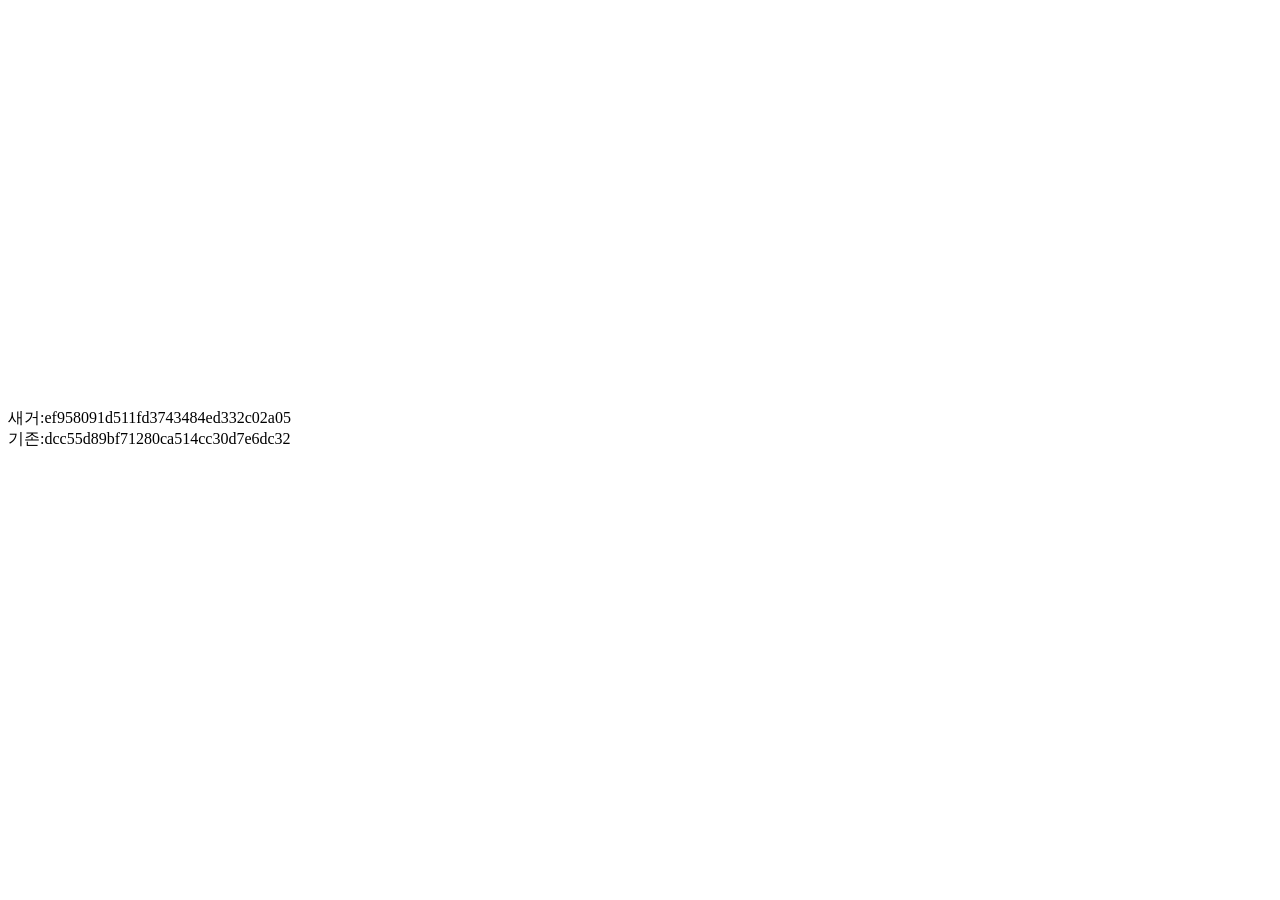
<file: kakaoMap.html>
<!DOCTYPE html>
<html>
<head>
	<meta charset="utf-8"/>
	<title>Kakao 지도 위치 확인</title>
</head>
<body>
	<div id="map" style="width:500px;height:400px;"></div>
	<div>새거:ef958091d511fd3743484ed332c02a05</div>
	<div>기존:dcc55d89bf71280ca514cc30d7e6dc32</div>
	<script type="text/javascript" src="http://dapi.kakao.com/v2/maps/sdk.js?appkey=ef958091d511fd3743484ed332c02a05"></script>
	<script>
		var lngtdVal = 126.98190600;    //parent.getlngtdVal(); // 경도값
		var lttdVal = 37.56513600;  //parent.getlttdVal(); // 위도값
		var mapContainer = document.getElementById('map'); // 지도를 표시할 div 
		var mapOptions = {
				center: new kakao.maps.LatLng(lttdVal, lngtdVal), // 지도의 중심좌표(위도값, 경도값)
			    level: 3
		};

		var map = new kakao.maps.Map(mapContainer, mapOptions); // 지도를 생성합니다
		
		// 마커가 표시될 위치입니다 
		var markerPosition  = new kakao.maps.LatLng(lttdVal, lngtdVal); 
		
		// 마커를 생성합니다
		var marker = new kakao.maps.Marker({
		    position: markerPosition
		});		
		
		// 마커가 지도 위에 표시되도록 설정합니다
		marker.setMap(map);
		
	</script>
</body>
</html>
</file>
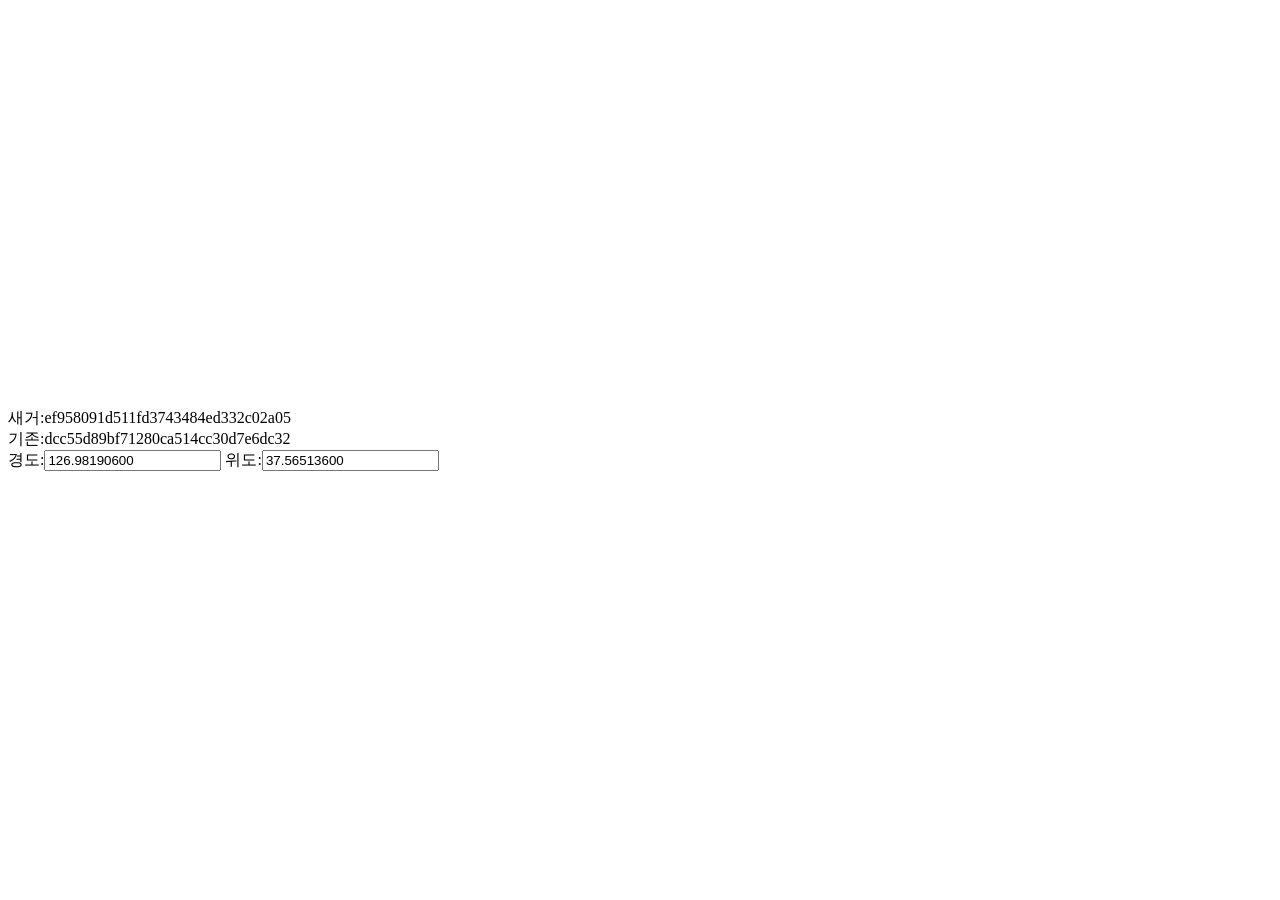
<file: kakaoMapGetPosition.html>
<!DOCTYPE html>
<html>
<head>
	<meta charset="utf-8"/>
	<title>Kakao 지도 위치 찾기</title>
</head>
<body>
	<div id="map" style="width:500px;height:400px;"></div>
	<div>새거:ef958091d511fd3743484ed332c02a05</div>
	<div>기존:dcc55d89bf71280ca514cc30d7e6dc32</div>
	<script type="text/javascript" src="http://dapi.kakao.com/v2/maps/sdk.js?appkey=dcc55d89bf71280ca514cc30d7e6dc32"></script>
	<script>
		var lngtdVal = 126.98190600;    //parent.getlngtdVal(); // 경도값
		var lttdVal = 37.56513600;  //parent.getlttdVal(); // 위도값
		var mapContainer = document.getElementById('map'); // 지도를 표시할 div 
		var mapOptions = {
				center: new kakao.maps.LatLng(lttdVal, lngtdVal), // 지도의 중심좌표(위도값, 경도값)
			    level: 3
		};

		var map = new kakao.maps.Map(mapContainer, mapOptions); // 지도를 생성합니다
        
        // 지도를 클릭한 위치에 표출할 마커입니다
        var marker = new kakao.maps.Marker({ 
            // 지도 중심좌표에 마커를 생성합니다 
            position: map.getCenter() 
        }); 
        // 지도에 마커를 표시합니다
        marker.setMap(map);
            
        // // 일반 지도와 스카이뷰로 지도 타입을 전환할 수 있는 지도타입 컨트롤을 생성합니다
        // var mapTypeControl = new kakao.maps.MapTypeControl();

            // 지도에 클릭 이벤트를 등록합니다
            // 지도를 클릭하면 마지막 파라미터로 넘어온 함수를 호출합니다
        kakao.maps.event.addListener(map, 'click', function(mouseEvent) {        
            
            // 클릭한 위도, 경도 정보를 가져옵니다 
            var latlng = mouseEvent.latLng;

            // 마커 위치를 클릭한 위치로 옮깁니다
            marker.setPosition(latlng);

            lttdVal = latlng.getLat();
            lngtdVal = latlng.getLng();
            
            var message = '클릭한 위치의 위도는 ' + lttdVal + ' 이고, ';
            message += '경도는 ' + lngtdVal + ' 입니다';
            
            var resultDiv = document.getElementById('result'); 
            resultDiv.innerHTML = message;
            document.getElementById('lngtdVal').value = lngtdVal; 
            document.getElementById('lttdVal').value = lttdVal; 

            ////////////////////////////////////////////////////////////////////////////////
            // markerPosition  = kakao.maps.LatLng(lttdVal, lngtdVal); 
            // // 마커를 생성합니다
            // marker = kakao.maps.Marker({
            //     position: markerPosition
            // });		

            // // 마커가 지도 위에 표시되도록 설정합니다
            // marker.setMap(map);
            ////////////////////////////////////////////////////////////////////////////////
            
        });
		
    </script>

    <div>
        경도:<input type="text" id="lngtdVal" value="126.98190600">
        위도:<input type="text" id="lttdVal" value="37.56513600">
    </div>
    <div id="result"></div>
</body>
</html>
</file>
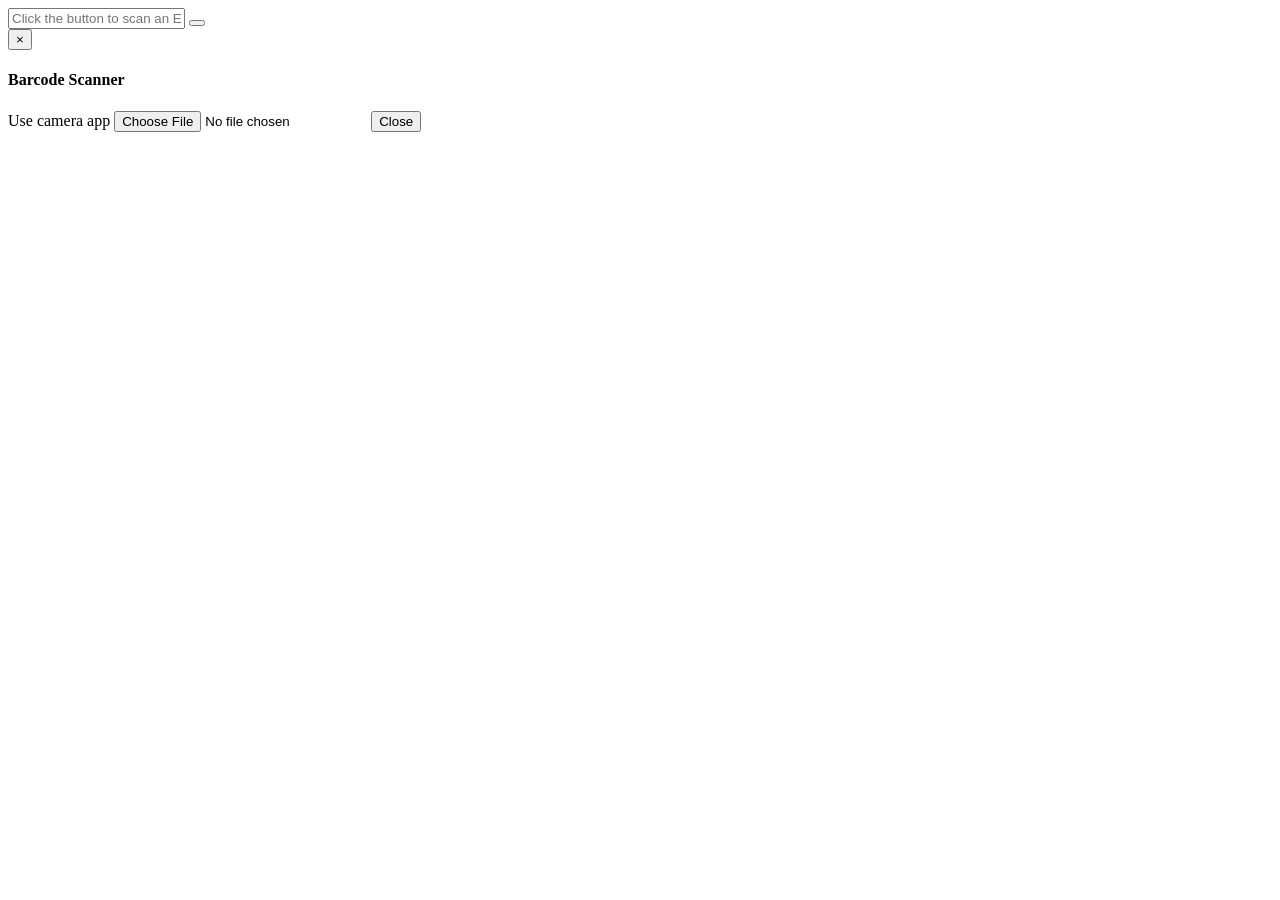
<file: test.html>
<html>
    <head>

    </head>

    <body>
            <div class="row">
            	<div class="col-lg-6">
            		<div class="input-group">
            			<input id="scanner_input" class="form-control" placeholder="Click the button to scan an EAN..." type="text" /> 
            			<span class="input-group-btn"> 
            				<button class="btn btn-default" type="button" data-toggle="modal" data-target="#livestream_scanner">
            					<i class="fa fa-barcode"></i>
            				</button> 
            			</span>
            		</div><!-- /input-group -->
            	</div><!-- /.col-lg-6 -->
            </div><!-- /.row -->
            <div class="modal" id="livestream_scanner">
            	<div class="modal-dialog">
            		<div class="modal-content">
            			<div class="modal-header">
            				<button type="button" class="close" data-dismiss="modal" aria-label="Close">
            					<span aria-hidden="true">&times;</span>
            				</button>
            				<h4 class="modal-title">Barcode Scanner</h4>
            			</div>
            			<div class="modal-body" style="position: static">
            				<div id="interactive" class="viewport"></div>
            				<div class="error"></div>
            			</div>
            			<div class="modal-footer">
            				<label class="btn btn-default pull-left">
            					<i class="fa fa-camera"></i> Use camera app
            					<input type="file" accept="image/*;capture=camera" capture="camera" class="hidden" />
            				</label>
            				<button type="button" class="btn btn-primary" data-dismiss="modal">Close</button>
            			</div>
            		</div><!-- /.modal-content -->
            	</div><!-- /.modal-dialog -->
            </div><!-- /.modal -->

    </body>
</html>
</file>
